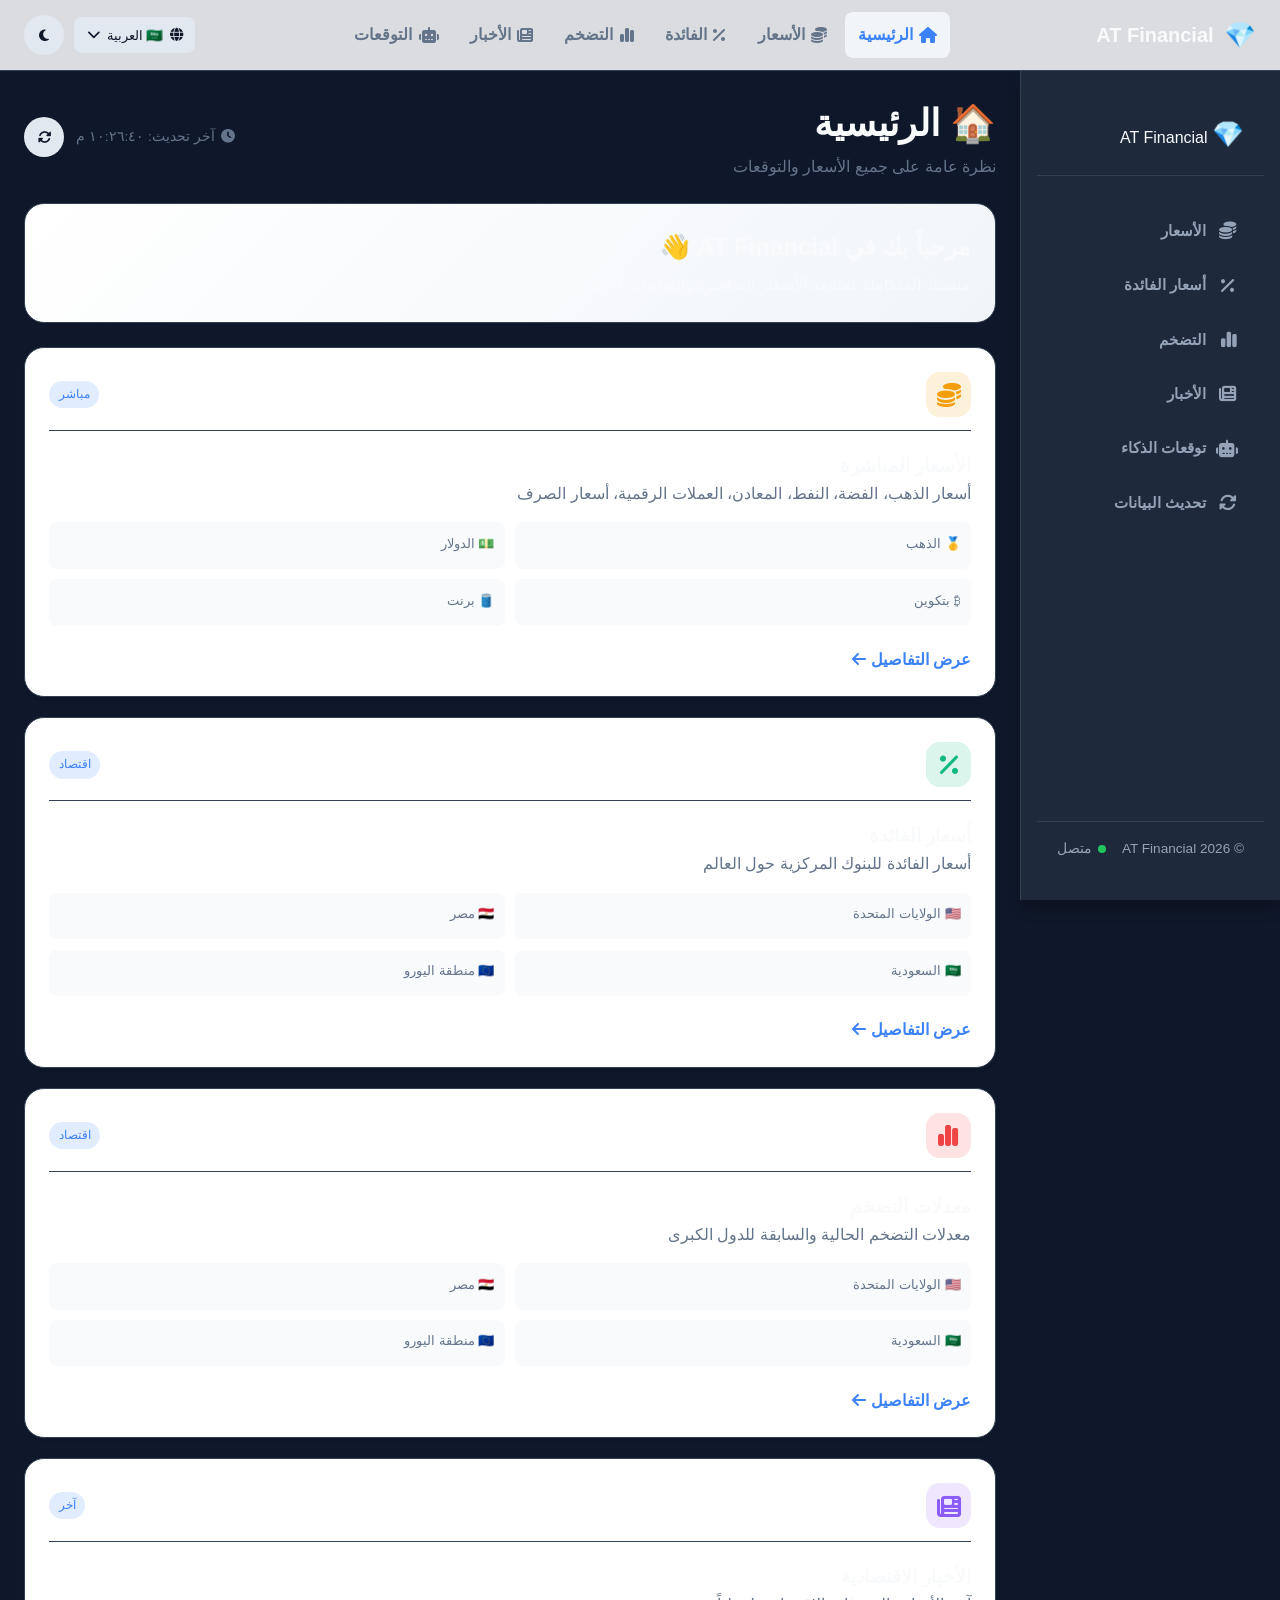
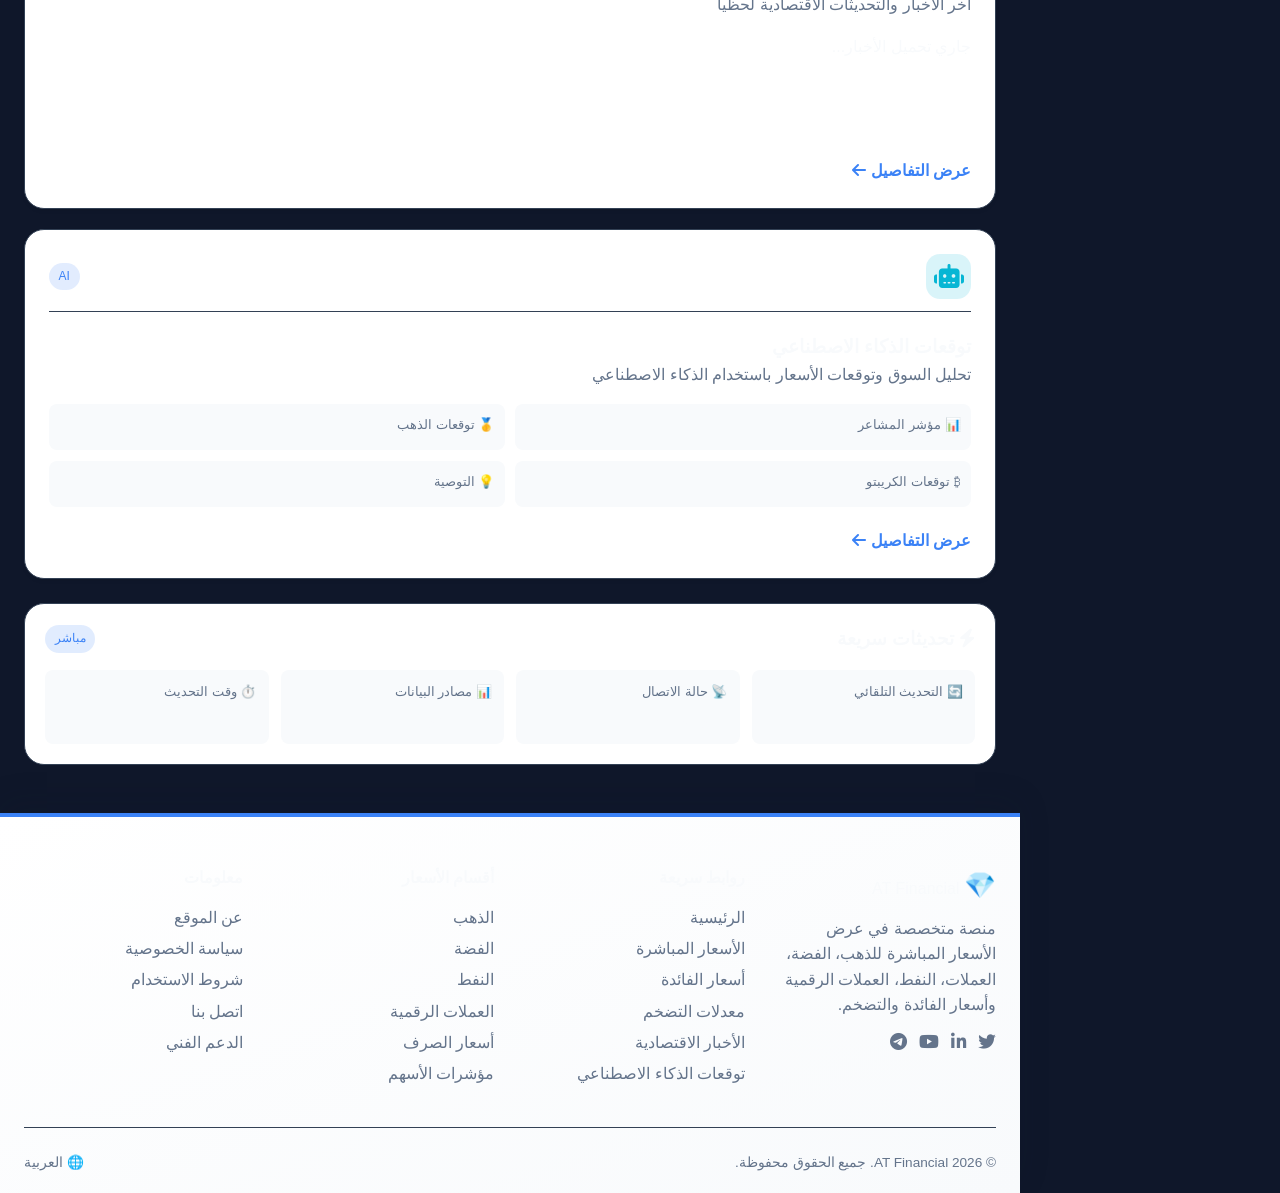
<file: index.html>
<!doctype html>
<html lang="ar" dir="rtl">
  <head>
    <meta charset="UTF-8" />
    <meta name="viewport" content="width=device-width, initial-scale=1.0" />
    <meta
      name="description"
      content="AT Financial - منصة متخصصة في عرض الأسعار المباشرة للذهب، الفضة، العملات، النفط، العملات الرقمية وأسعار الفائدة والتضخم"
    />
    <meta
      name="keywords"
      content="أسعار الذهب, أسعار العملات, سعر الدولار, سعر اليورو, أسعار الفائدة, التضخم, العملات الرقمية, البتكوين"
    />
    <meta name="author" content="AT Financial" />

    <title>AT Financial - منصة الأسعار المباشرة</title>

    <!-- Font Awesome 6 (مجاني) -->
    <link
      rel="stylesheet"
      href="https://cdnjs.cloudflare.com/ajax/libs/font-awesome/6.5.0/css/all.min.css"
    />

    <!-- Google Fonts -->
    <link
      href="https://fonts.googleapis.com/css2?family=Cairo:wght@300;400;500;600;700;800;900&display=swap"
      rel="stylesheet"
    />

    <!-- CSS Files -->
    <link rel="stylesheet" href="css/main.css" />
    <link rel="stylesheet" href="css/pages/home.css" />
    <link rel="stylesheet" href="css/pages/sidebar.css" />

    <!-- Favicon -->
    <link
      rel="icon"
      href="data:image/svg+xml,<svg xmlns='http://www.w3.org/2000/svg' viewBox='0 0 100 100'><text y='.9em' font-size='90'>💎</text></svg>"
    />
  </head>
  <body>
    <!-- ==================== شريط التنقل العلوي ==================== -->
    <nav class="navbar" id="navbar">
      <div class="navbar-container">
        <!-- القسم الأيسر (اللوجو + الاسم) -->
        <div class="navbar-brand">
          <span class="brand-icon">💎</span>
          <span class="brand-name">AT Financial</span>
        </div>

        <!-- القسم الأوسط (روابط التنقل) -->
        <div class="navbar-links" id="navbarLinks">
          <a href="index.html" class="nav-link active">
            <i class="fas fa-house"></i>
            <span>الرئيسية</span>
          </a>
          <a href="prices.html" class="nav-link">
            <i class="fas fa-coins"></i>
            <span>الأسعار</span>
          </a>
          <a href="rates.html" class="nav-link">
            <i class="fas fa-percent"></i>
            <span>الفائدة</span>
          </a>
          <a href="inflation.html" class="nav-link">
            <i class="fas fa-chart-simple"></i>
            <span>التضخم</span>
          </a>
          <a href="news.html" class="nav-link">
            <i class="fas fa-newspaper"></i>
            <span>الأخبار</span>
          </a>
          <a href="ai-forecast.html" class="nav-link">
            <i class="fas fa-robot"></i>
            <span>التوقعات</span>
          </a>
        </div>

        <!-- القسم الأيمن (اللغات + الثيم) -->
        <div class="navbar-controls">
          <!-- اختيار اللغة -->
          <div class="language-selector">
            <button class="lang-btn" id="langBtn">
              <i class="fas fa-globe"></i>
              <span id="currentLangLabel">العربية</span>
              <i class="fas fa-chevron-down"></i>
            </button>
            <div class="lang-dropdown" id="langDropdown">
              <button class="lang-option active" data-lang="ar">
                <span class="lang-flag">🇸🇦</span>
                العربية
              </button>
              <button class="lang-option" data-lang="en">
                <span class="lang-flag">🇬🇧</span>
                English
              </button>
              <button class="lang-option" data-lang="fr">
                <span class="lang-flag">🇫🇷</span>
                Français
              </button>
              <button class="lang-option" data-lang="es">
                <span class="lang-flag">🇪🇸</span>
                Español
              </button>
              <button class="lang-option" data-lang="de">
                <span class="lang-flag">🇩🇪</span>
                Deutsch
              </button>
              <button class="lang-option" data-lang="it">
                <span class="lang-flag">🇮🇹</span>
                Italiano
              </button>
              <button class="lang-option" data-lang="pt">
                <span class="lang-flag">🇵🇹</span>
                Português
              </button>
              <button class="lang-option" data-lang="ru">
                <span class="lang-flag">🇷🇺</span>
                Русский
              </button>
              <button class="lang-option" data-lang="zh">
                <span class="lang-flag">🇨🇳</span>
                中文
              </button>
              <button class="lang-option" data-lang="ja">
                <span class="lang-flag">🇯🇵</span>
                日本語
              </button>
              <button class="lang-option" data-lang="ko">
                <span class="lang-flag">🇰🇷</span>
                한국어
              </button>
              <button class="lang-option" data-lang="hi">
                <span class="lang-flag">🇮🇳</span>
                हिन्दी
              </button>
              <button class="lang-option" data-lang="tr">
                <span class="lang-flag">🇹🇷</span>
                Türkçe
              </button>
              <button class="lang-option" data-lang="ur">
                <span class="lang-flag">🇵🇰</span>
                اردو
              </button>
              <button class="lang-option" data-lang="fa">
                <span class="lang-flag">🇮🇷</span>
                فارسی
              </button>
            </div>
          </div>

          <!-- تبديل الثيم (داكن / فاتح) -->
          <button
            class="theme-toggle"
            id="themeToggle"
            aria-label="تبديل المظهر"
          >
            <i class="fas fa-moon" id="themeIcon"></i>
          </button>

          <!-- زر القائمة للشاشات الصغيرة -->
          <button class="menu-toggle" id="menuToggle" aria-label="فتح القائمة">
            <i class="fas fa-bars"></i>
          </button>
        </div>
      </div>
    </nav>

    <!-- ==================== القائمة الجانبية ==================== -->
    <button
      class="sidebar-toggle"
      id="sidebarToggle"
      aria-label="تبديل القائمة الجانبية"
    >
      <i class="fas fa-chevron-right"></i>
    </button>

    <aside class="sidebar" id="sidebar">
      <div class="sidebar-header">
        <div class="sidebar-brand">
          <span class="brand-icon">💎</span>
          <span class="brand-name">AT Financial</span>
        </div>
        <button class="sidebar-close" id="sidebarClose">
          <i class="fas fa-times"></i>
        </button>
      </div>

      <nav class="sidebar-nav">
        <ul id="sidebarMenu">
          <!-- سيتم توليد العناصر بواسطة JavaScript -->
        </ul>
      </nav>

      <div class="sidebar-footer">
        <div class="sidebar-copy">© 2026 AT Financial</div>
        <div class="sidebar-status">
          <span class="status-dot online"></span>
          <span class="status-text">متصل</span>
        </div>
      </div>
    </aside>

    <div class="sidebar-overlay" id="sidebarOverlay"></div>

    <!-- ==================== المحتوى الرئيسي ==================== -->
    <main class="main-content" id="mainContent">
      <!-- رأس الصفحة -->
      <header class="page-header">
        <div class="header-content">
          <div class="header-left">
            <h1 class="page-title" id="pageTitle">🏠 الرئيسية</h1>
            <p class="page-subtitle" id="pageSubtitle">
              نظرة عامة على جميع الأسعار والتوقعات
            </p>
          </div>
          <div class="header-right">
            <span class="last-update" id="lastUpdate">
              <i class="fas fa-clock"></i>
              <span>آخر تحديث: --:--:--</span>
            </span>
            <button
              class="refresh-btn"
              id="refreshBtn"
              aria-label="تحديث البيانات"
            >
              <i class="fas fa-sync-alt"></i>
            </button>
          </div>
        </div>
      </header>

      <!-- رسائل النظام -->
      <div class="notification" id="notification" style="display: none"></div>
      <div class="error-message" id="errorMessage" style="display: none"></div>

      <!-- ==================== محتوى الصفحة الرئيسية ==================== -->
      <section class="page-content" id="pageContent">
        <!-- ترحيب -->
        <div class="welcome-section">
          <div class="welcome-text">
            <h2 id="welcomeMessage">مرحباً بك في AT Financial 👋</h2>
            <p id="welcomeDesc">
              منصتك المتكاملة لمتابعة الأسعار المباشرة والتوقعات الاقتصادية
            </p>
          </div>
            
          </div>
        </div>

        <!-- بطاقات الأقسام -->
        <div class="sections-grid" id="sectionsGrid">
          <!-- بطاقة الأسعار -->
          <div class="section-card" data-section="prices">
            <div class="card-header">
              <div class="card-icon prices">
                <i class="fas fa-coins"></i>
              </div>
              <span class="card-badge">مباشر</span>
            </div>
            <div class="card-body">
              <h3 class="card-title">الأسعار المباشرة</h3>
              <p class="card-desc">
                أسعار الذهب، الفضة، النفط، المعادن، العملات الرقمية، أسعار الصرف
              </p>
              <div class="card-preview" id="pricesPreview">
                <div class="preview-item">
                  <span class="preview-label">🥇 الذهب</span>
                  <span class="preview-value" id="previewGold">—</span>
                </div>
                <div class="preview-item">
                  <span class="preview-label">💵 الدولار</span>
                  <span class="preview-value" id="previewUSD">—</span>
                </div>
                <div class="preview-item">
                  <span class="preview-label">₿ بتكوين</span>
                  <span class="preview-value" id="previewBTC">—</span>
                </div>
                <div class="preview-item">
                  <span class="preview-label">🛢️ برنت</span>
                  <span class="preview-value" id="previewOil">—</span>
                </div>
              </div>
            </div>
            <div class="card-footer">
              <a href="prices.html" class="card-link">
                عرض التفاصيل
                <i class="fas fa-arrow-left"></i>
              </a>
            </div>
          </div>

          <!-- بطاقة الفائدة -->
          <div class="section-card" data-section="rates">
            <div class="card-header">
              <div class="card-icon rates">
                <i class="fas fa-percent"></i>
              </div>
              <span class="card-badge">اقتصاد</span>
            </div>
            <div class="card-body">
              <h3 class="card-title">أسعار الفائدة</h3>
              <p class="card-desc">أسعار الفائدة للبنوك المركزية حول العالم</p>
              <div class="card-preview" id="ratesPreview">
                <div class="preview-item">
                  <span class="preview-label">🇺🇸 الولايات المتحدة</span>
                  <span class="preview-value" id="previewUSRate">—</span>
                </div>
                <div class="preview-item">
                  <span class="preview-label">🇪🇬 مصر</span>
                  <span class="preview-value" id="previewEGRate">—</span>
                </div>
                <div class="preview-item">
                  <span class="preview-label">🇸🇦 السعودية</span>
                  <span class="preview-value" id="previewSARate">—</span>
                </div>
                <div class="preview-item">
                  <span class="preview-label">🇪🇺 منطقة اليورو</span>
                  <span class="preview-value" id="previewEURate">—</span>
                </div>
              </div>
            </div>
            <div class="card-footer">
              <a href="rates.html" class="card-link">
                عرض التفاصيل
                <i class="fas fa-arrow-left"></i>
              </a>
            </div>
          </div>

          <!-- بطاقة التضخم -->
          <div class="section-card" data-section="inflation">
            <div class="card-header">
              <div class="card-icon inflation">
                <i class="fas fa-chart-simple"></i>
              </div>
              <span class="card-badge">اقتصاد</span>
            </div>
            <div class="card-body">
              <h3 class="card-title">معدلات التضخم</h3>
              <p class="card-desc">
                معدلات التضخم الحالية والسابقة للدول الكبرى
              </p>
              <div class="card-preview" id="inflationPreview">
                <div class="preview-item">
                  <span class="preview-label">🇺🇸 الولايات المتحدة</span>
                  <span class="preview-value" id="previewUSInf">—</span>
                </div>
                <div class="preview-item">
                  <span class="preview-label">🇪🇬 مصر</span>
                  <span class="preview-value" id="previewEGInf">—</span>
                </div>
                <div class="preview-item">
                  <span class="preview-label">🇸🇦 السعودية</span>
                  <span class="preview-value" id="previewSAInf">—</span>
                </div>
                <div class="preview-item">
                  <span class="preview-label">🇪🇺 منطقة اليورو</span>
                  <span class="preview-value" id="previewEUInf">—</span>
                </div>
              </div>
            </div>
            <div class="card-footer">
              <a href="inflation.html" class="card-link">
                عرض التفاصيل
                <i class="fas fa-arrow-left"></i>
              </a>
            </div>
          </div>

          <!-- بطاقة الأخبار -->
          <div class="section-card" data-section="news">
            <div class="card-header">
              <div class="card-icon news">
                <i class="fas fa-newspaper"></i>
              </div>
              <span class="card-badge">آخر</span>
            </div>
            <div class="card-body">
              <h3 class="card-title">الأخبار الاقتصادية</h3>
              <p class="card-desc">آخر الأخبار والتحديثات الاقتصادية لحظياً</p>
              <div class="card-preview" id="newsPreview">
                <div class="preview-news" id="previewNewsList">
                  <div class="news-item-loading">
                    <span class="loading-dot"></span>
                    جاري تحميل الأخبار...
                  </div>
                </div>
              </div>
            </div>
            <div class="card-footer">
              <a href="news.html" class="card-link">
                عرض التفاصيل
                <i class="fas fa-arrow-left"></i>
              </a>
            </div>
          </div>

          <!-- بطاقة التوقعات -->
          <div class="section-card" data-section="forecast">
            <div class="card-header">
              <div class="card-icon forecast">
                <i class="fas fa-robot"></i>
              </div>
              <span class="card-badge">AI</span>
            </div>
            <div class="card-body">
              <h3 class="card-title">توقعات الذكاء الاصطناعي</h3>
              <p class="card-desc">
                تحليل السوق وتوقعات الأسعار باستخدام الذكاء الاصطناعي
              </p>
              <div class="card-preview" id="forecastPreview">
                <div class="preview-item">
                  <span class="preview-label">📊 مؤشر المشاعر</span>
                  <span class="preview-value" id="previewSentiment">—</span>
                </div>
                <div class="preview-item">
                  <span class="preview-label">🥇 توقعات الذهب</span>
                  <span class="preview-value" id="previewGoldOutlook">—</span>
                </div>
                <div class="preview-item">
                  <span class="preview-label">₿ توقعات الكريبتو</span>
                  <span class="preview-value" id="previewCryptoOutlook">—</span>
                </div>
                <div class="preview-item">
                  <span class="preview-label">💡 التوصية</span>
                  <span class="preview-value" id="previewRecommendation"
                    >—</span
                  >
                </div>
              </div>
            </div>
            <div class="card-footer">
              <a href="ai-forecast.html" class="card-link">
                عرض التفاصيل
                <i class="fas fa-arrow-left"></i>
              </a>
            </div>
          </div>
        </div>

        <!-- قسم التحديثات السريعة -->
        <div class="quick-updates">
          <div class="quick-updates-header">
            <h3><i class="fas fa-bolt"></i> تحديثات سريعة</h3>
            <span class="live-badge">مباشر</span>
          </div>
          <div class="quick-updates-grid" id="quickUpdates">
            <div class="update-item">
              <span class="update-label">🔄 التحديث التلقائي</span>
              <span class="update-value" id="autoUpdateStatus">نشط</span>
            </div>
            <div class="update-item">
              <span class="update-label">📡 حالة الاتصال</span>
              <span class="update-value online" id="connectionStatus"
                >متصل</span
              >
            </div>
            <div class="update-item">
              <span class="update-label">📊 مصادر البيانات</span>
              <span class="update-value" id="dataSources">5+ مصادر</span>
            </div>
            <div class="update-item">
              <span class="update-label">⏱️ وقت التحديث</span>
              <span class="update-value" id="updateInterval">30 ثانية</span>
            </div>
          </div>
        </div>
      </section>

      <!-- ==================== تذييل الصفحة ==================== -->
      <footer class="page-footer">
        <div class="footer-container">
          <!-- العمود الأول: الموقع -->
          <div class="footer-column">
            <div class="footer-brand">
              <span class="brand-icon">💎</span>
              <span class="brand-name">AT Financial</span>
            </div>
            <p class="footer-desc">
              منصة متخصصة في عرض الأسعار المباشرة للذهب، الفضة، العملات، النفط،
              العملات الرقمية وأسعار الفائدة والتضخم.
            </p>
            <div class="footer-social">
              <a href="#" aria-label="تويتر"><i class="fab fa-twitter"></i></a>
              <a href="#" aria-label="لينكد إن"
                ><i class="fab fa-linkedin-in"></i
              ></a>
              <a href="#" aria-label="يوتيوب"><i class="fab fa-youtube"></i></a>
              <a href="#" aria-label="تيليجرام"
                ><i class="fab fa-telegram-plane"></i
              ></a>
            </div>
          </div>

          <!-- العمود الثاني: روابط سريعة -->
          <div class="footer-column">
            <h4 class="footer-title">روابط سريعة</h4>
            <ul class="footer-links">
              <li><a href="index.html">الرئيسية</a></li>
              <li><a href="prices.html">الأسعار المباشرة</a></li>
              <li><a href="rates.html">أسعار الفائدة</a></li>
              <li><a href="inflation.html">معدلات التضخم</a></li>
              <li><a href="news.html">الأخبار الاقتصادية</a></li>
              <li><a href="ai-forecast.html">توقعات الذكاء الاصطناعي</a></li>
            </ul>
          </div>

          <!-- العمود الثالث: الأقسام -->
          <div class="footer-column">
            <h4 class="footer-title">أقسام الأسعار</h4>
            <ul class="footer-links">
              <li><a href="prices.html#gold">الذهب</a></li>
              <li><a href="prices.html#silver">الفضة</a></li>
              <li><a href="prices.html#oil">النفط</a></li>
              <li><a href="prices.html#crypto">العملات الرقمية</a></li>
              <li><a href="prices.html#fx">أسعار الصرف</a></li>
              <li><a href="prices.html#stocks">مؤشرات الأسهم</a></li>
            </ul>
          </div>

          <!-- العمود الرابع: معلومات -->
          <div class="footer-column">
            <h4 class="footer-title">معلومات</h4>
            <ul class="footer-links">
              <li><a href="#">عن الموقع</a></li>
              <li><a href="#">سياسة الخصوصية</a></li>
              <li><a href="#">شروط الاستخدام</a></li>
              <li><a href="#">اتصل بنا</a></li>
              <li><a href="#">الدعم الفني</a></li>
            </ul>
          </div>
        </div>

        <div class="footer-bottom">
          <div class="footer-copy">
            <span>© 2026 AT Financial. جميع الحقوق محفوظة.</span>
          </div>
          
          <div class="footer-lang">
            <span id="footerLang">🌐 العربية</span>
          </div>
        </div>
      </footer>
    </main>

    <!-- ==================== JavaScript ==================== -->
    <script type="module">
      // استيراد الموديولات
      import CONFIG from "./js/config.js";
      import "./js/script.js";
      import "./js/modules/sidebar.js";
      import "./js/modules/api.js";
      import { initSidebar } from "./js/modules/sidebar.js";
      import "./js/pages/home.js";

      // جعل CONFIG متاحاً عالمياً
      window.CONFIG = CONFIG;

      // تهيئة القائمة الجانبية
      const sidebar = initSidebar("home");

      // تحديث وقت آخر تحديث
      function updateLastUpdateTime() {
        const now = new Date();
        const timeStr = now.toLocaleTimeString("ar-EG", {
          hour: "2-digit",
          minute: "2-digit",
          second: "2-digit",
        });
        const lastUpdate = document.getElementById("lastUpdate");
        if (lastUpdate) {
          lastUpdate.innerHTML = `<i class="fas fa-clock"></i><span>آخر تحديث: ${timeStr}</span>`;
        }
      }

      // تحديث الوقت كل ثانية
      setInterval(updateLastUpdateTime, 1000);
      updateLastUpdateTime();

      // زر التحديث اليدوي
      document
        .getElementById("refreshBtn")
        ?.addEventListener("click", function () {
          const icon = this.querySelector("i");
          icon.classList.add("fa-spin");
          if (window.AT && window.AT.loadAppData) {
            window.AT.loadAppData().then(() => {
              setTimeout(() => icon.classList.remove("fa-spin"), 500);
            });
          } else {
            setTimeout(() => icon.classList.remove("fa-spin"), 500);
          }
        });

      // التبديل بين الثيمات
      const themeToggle = document.getElementById("themeToggle");
      const themeIcon = document.getElementById("themeIcon");

      // التحقق من الثيم المحفوظ
      const savedTheme = localStorage.getItem("theme") || "light";
      if (savedTheme === "dark") {
        document.documentElement.setAttribute("data-theme", "dark");
        themeIcon.className = "fas fa-sun";
      }

      themeToggle?.addEventListener("click", function () {
        const isDark =
          document.documentElement.getAttribute("data-theme") === "dark";
        if (isDark) {
          document.documentElement.removeAttribute("data-theme");
          localStorage.setItem("theme", "light");
          themeIcon.className = "fas fa-moon";
        } else {
          document.documentElement.setAttribute("data-theme", "dark");
          localStorage.setItem("theme", "dark");
          themeIcon.className = "fas fa-sun";
        }
      });

      // اختيار اللغة
      const langBtn = document.getElementById("langBtn");
      const langDropdown = document.getElementById("langDropdown");
      const currentLangLabel = document.getElementById("currentLangLabel");

      langBtn?.addEventListener("click", function (e) {
        e.stopPropagation();
        langDropdown.classList.toggle("open");
      });

      document.addEventListener("click", function () {
        langDropdown?.classList.remove("open");
      });

      document.querySelectorAll(".lang-option").forEach((option) => {
        option.addEventListener("click", function () {
          const lang = this.dataset.lang;
          const label = this.textContent.trim();
          const flag = this.querySelector(".lang-flag")?.textContent || "🌐";

          // تحديث الزر
          currentLangLabel.textContent = label;

          // تحديث النشاط
          document
            .querySelectorAll(".lang-option")
            .forEach((opt) => opt.classList.remove("active"));
          this.classList.add("active");

          // إغلاق القائمة
          langDropdown.classList.remove("open");

          // حفظ اللغة
          localStorage.setItem("language", lang);

          // تطبيق الترجمة (سيتم تنفيذها لاحقاً)
          applyLanguage(lang);
        });
      });

      // تطبيق اللغة المحفوظة
      const savedLang = localStorage.getItem("language") || "ar";
      const savedLangOption = document.querySelector(
        `.lang-option[data-lang="${savedLang}"]`,
      );
      if (savedLangOption) {
        savedLangOption.click();
      }

      // دالة تطبيق اللغة (مؤقتة)
      function applyLanguage(lang) {
        console.log(`🌐 Language changed to: ${lang}`);
        // سيتم إضافة الترجمة الفعلية لاحقاً
      }

      // التحكم في القائمة الجانبية للشاشات الصغيرة
      const sidebarToggle = document.getElementById("sidebarToggle");
      const sidebarClose = document.getElementById("sidebarClose");
      const sidebarOverlay = document.getElementById("sidebarOverlay");
      const sidebarEl = document.getElementById("sidebar");

      function toggleSidebar() {
        sidebarEl.classList.toggle("open");
        sidebarOverlay.classList.toggle("active");
        document.body.classList.toggle("sidebar-open");
      }

      sidebarToggle?.addEventListener("click", toggleSidebar);
      sidebarClose?.addEventListener("click", toggleSidebar);
      sidebarOverlay?.addEventListener("click", toggleSidebar);

      // التحكم في قائمة الهاتف
      const menuToggle = document.getElementById("menuToggle");
      const navbarLinks = document.getElementById("navbarLinks");

      menuToggle?.addEventListener("click", function () {
        navbarLinks.classList.toggle("open");
        this.classList.toggle("active");
      });

      console.log("✅ AT Financial Home page loaded successfully");
    </script>

    <!-- 3. استدعاء السكربتات كـ Modules إن كانت تحتوي على import/export -->
    <script type="module" src="js/modules/sidebar.js"></script>
    <script src="js/modules/navigation.js"></script>
  </body>
</html>
</file>
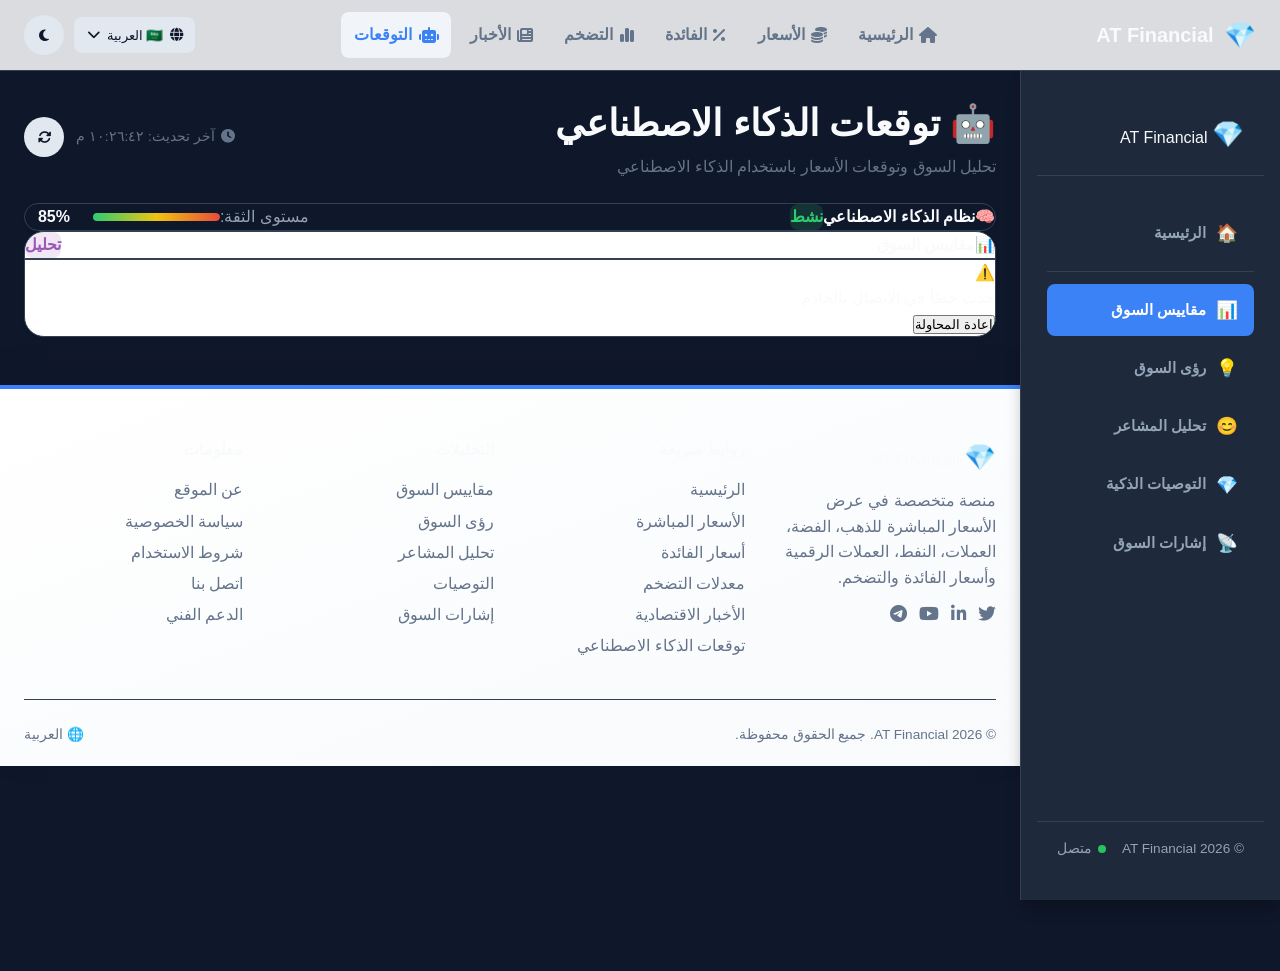
<file: ai-forecast.html>
<!doctype html>
<html lang="ar" dir="rtl">
  <head>
    <meta charset="UTF-8" />
    <meta name="viewport" content="width=device-width, initial-scale=1.0" />
    <meta
      name="description"
      content="AT Financial - توقعات الذكاء الاصطناعي للأسواق المالية والاقتصاد"
    />
    <meta
      name="keywords"
      content="توقعات الذكاء الاصطناعي, تحليل السوق, توقعات الذهب, توقعات العملات, تحليل المشاعر"
    />
    <meta name="author" content="AT Financial" />

    <title>توقعات الذكاء الاصطناعي - AT Financial</title>

    <!-- Font Awesome 6 -->
    <link
      rel="stylesheet"
      href="https://cdnjs.cloudflare.com/ajax/libs/font-awesome/6.5.0/css/all.min.css"
    />

    <!-- Google Fonts -->
    <link
      href="https://fonts.googleapis.com/css2?family=Cairo:wght@300;400;500;600;700;800;900&display=swap"
      rel="stylesheet"
    />

    <!-- CSS Files -->
    <link rel="stylesheet" href="css/main.css" />
    <link rel="stylesheet" href="css/pages/forecast.css" />
    <link rel="stylesheet" href="css/pages/sidebar.css" />

    <!-- Favicon -->
    <link
      rel="icon"
      href="data:image/svg+xml,<svg xmlns='http://www.w3.org/2000/svg' viewBox='0 0 100 100'><text y='.9em' font-size='90'>💎</text></svg>"
    />
  </head>
  <body>
    <!-- ==================== شريط التنقل العلوي ==================== -->
    <nav class="navbar" id="navbar">
      <div class="navbar-container">
        <div class="navbar-brand">
          <span class="brand-icon">💎</span>
          <span class="brand-name">AT Financial</span>
        </div>

        <div class="navbar-links" id="navbarLinks">
          <a href="index.html" class="nav-link">
            <i class="fas fa-house"></i>
            <span>الرئيسية</span>
          </a>
          <a href="prices.html" class="nav-link">
            <i class="fas fa-coins"></i>
            <span>الأسعار</span>
          </a>
          <a href="rates.html" class="nav-link">
            <i class="fas fa-percent"></i>
            <span>الفائدة</span>
          </a>
          <a href="inflation.html" class="nav-link">
            <i class="fas fa-chart-simple"></i>
            <span>التضخم</span>
          </a>
          <a href="news.html" class="nav-link">
            <i class="fas fa-newspaper"></i>
            <span>الأخبار</span>
          </a>
          <a href="ai-forecast.html" class="nav-link active">
            <i class="fas fa-robot"></i>
            <span>التوقعات</span>
          </a>
        </div>

        <div class="navbar-controls">
          <div class="language-selector">
            <button class="lang-btn" id="langBtn">
              <i class="fas fa-globe"></i>
              <span id="currentLangLabel">العربية</span>
              <i class="fas fa-chevron-down"></i>
            </button>
            <div class="lang-dropdown" id="langDropdown">
              <button class="lang-option active" data-lang="ar">
                <span class="lang-flag">🇸🇦</span> العربية
              </button>
              <button class="lang-option" data-lang="en">
                <span class="lang-flag">🇬🇧</span> English
              </button>
              <button class="lang-option" data-lang="fr">
                <span class="lang-flag">🇫🇷</span> Français
              </button>
              <button class="lang-option" data-lang="es">
                <span class="lang-flag">🇪🇸</span> Español
              </button>
              <button class="lang-option" data-lang="de">
                <span class="lang-flag">🇩🇪</span> Deutsch
              </button>
              <button class="lang-option" data-lang="it">
                <span class="lang-flag">🇮🇹</span> Italiano
              </button>
              <button class="lang-option" data-lang="pt">
                <span class="lang-flag">🇵🇹</span> Português
              </button>
              <button class="lang-option" data-lang="ru">
                <span class="lang-flag">🇷🇺</span> Русский
              </button>
              <button class="lang-option" data-lang="zh">
                <span class="lang-flag">🇨🇳</span> 中文
              </button>
              <button class="lang-option" data-lang="ja">
                <span class="lang-flag">🇯🇵</span> 日本語
              </button>
              <button class="lang-option" data-lang="ko">
                <span class="lang-flag">🇰🇷</span> 한국어
              </button>
              <button class="lang-option" data-lang="hi">
                <span class="lang-flag">🇮🇳</span> हिन्दी
              </button>
              <button class="lang-option" data-lang="tr">
                <span class="lang-flag">🇹🇷</span> Türkçe
              </button>
              <button class="lang-option" data-lang="ur">
                <span class="lang-flag">🇵🇰</span> اردو
              </button>
              <button class="lang-option" data-lang="fa">
                <span class="lang-flag">🇮🇷</span> فارسی
              </button>
            </div>
          </div>

          <button class="theme-toggle" id="themeToggle">
            <i class="fas fa-moon" id="themeIcon"></i>
          </button>

          <button class="menu-toggle" id="menuToggle">
            <i class="fas fa-bars"></i>
          </button>
        </div>
      </div>
    </nav>

    <!-- ==================== القائمة الجانبية ==================== -->
    <button
      class="sidebar-toggle"
      id="sidebarToggle"
      aria-label="تبديل القائمة الجانبية"
    >
      <i class="fas fa-chevron-right"></i>
    </button>

    <aside class="sidebar" id="sidebar">
      <div class="sidebar-header">
        <div class="sidebar-brand">
          <span class="brand-icon">💎</span>
          <span class="brand-name">AT Financial</span>
        </div>
        <button class="sidebar-close" id="sidebarClose">
          <i class="fas fa-times"></i>
        </button>
      </div>

      <nav class="sidebar-nav">
        <ul id="sidebarMenu">
          <!-- سيتم توليد العناصر بواسطة JavaScript -->
        </ul>
      </nav>

      <div class="sidebar-footer">
        <div class="sidebar-copy">© 2026 AT Financial</div>
        <div class="sidebar-status">
          <span class="status-dot online"></span>
          <span class="status-text">متصل</span>
        </div>
      </div>
    </aside>

    <div class="sidebar-overlay" id="sidebarOverlay"></div>

    <!-- ==================== المحتوى الرئيسي ==================== -->
    <main class="main-content" id="mainContent">
      <!-- رأس الصفحة -->
      <header class="page-header">
        <div class="header-content">
          <div class="header-left">
            <h1 class="page-title">🤖 توقعات الذكاء الاصطناعي</h1>
            <p class="page-subtitle">
              تحليل السوق وتوقعات الأسعار باستخدام الذكاء الاصطناعي
            </p>
          </div>
          <div class="header-right">
            <span class="last-update" id="lastUpdate">
              <i class="fas fa-clock"></i>
              <span>آخر تحديث: --:--:--</span>
            </span>
            <button
              class="refresh-btn"
              id="refreshBtn"
              aria-label="تحديث البيانات"
            >
              <i class="fas fa-sync-alt"></i>
            </button>
          </div>
        </div>
      </header>

      <!-- رسائل النظام -->
      <div class="notification" id="notification" style="display: none"></div>
      <div class="error-message" id="errorMessage" style="display: none"></div>

      <!-- ==================== محتوى الصفحة ==================== -->
      <section class="page-content" id="pageContent">
        <!-- ===== مؤشر الذكاء الاصطناعي ===== -->
        <div class="ai-status-bar">
          <div class="ai-status">
            <span class="ai-icon">🧠</span>
            <span class="ai-label">نظام الذكاء الاصطناعي</span>
            <span class="ai-status-badge active">نشط</span>
          </div>
          <div class="ai-confidence">
            <span class="confidence-label">مستوى الثقة:</span>
            <div class="confidence-bar">
              <div
                class="confidence-fill"
                id="confidenceFill"
                style="width: 85%"
              ></div>
            </div>
            <span class="confidence-value" id="confidenceValue">85%</span>
          </div>
        </div>

        <!-- ===== بطاقات المقاييس ===== -->
        <section id="metrics" class="forecast-section metrics-section">
          <div class="section-header">
            <div class="section-title">
              <span class="section-icon">📊</span>
              <h2>مقاييس السوق</h2>
            </div>
            <span class="section-badge">تحليل</span>
          </div>
          <div class="section-content" id="metricsCards">
            <div class="loading-spinner">
              <i class="fas fa-spinner fa-spin"></i>
              <span>جاري تحميل المقاييس...</span>
            </div>
          </div>
        </section>

        <!-- ===== رؤى السوق ===== -->
        <section id="insights" class="forecast-section insights-section">
          <div class="section-header">
            <div class="section-title">
              <span class="section-icon">💡</span>
              <h2>رؤى السوق</h2>
            </div>
            <span class="section-badge">ذكاء</span>
          </div>
          <div class="section-content" id="marketInsights">
            <div class="loading-spinner">
              <i class="fas fa-spinner fa-spin"></i>
              <span>جاري تحميل رؤى السوق...</span>
            </div>
          </div>
        </section>

        <!-- ===== تحليل المشاعر ===== -->
        <section id="sentiment" class="forecast-section sentiment-section">
          <div class="section-header">
            <div class="section-title">
              <span class="section-icon">😊</span>
              <h2>تحليل المشاعر</h2>
            </div>
            <span class="section-badge">تحليل</span>
          </div>
          <div class="section-content" id="sentimentAnalysis">
            <div class="loading-spinner">
              <i class="fas fa-spinner fa-spin"></i>
              <span>جاري تحليل المشاعر...</span>
            </div>
          </div>
        </section>

        <!-- ===== التوصيات الذكية ===== -->
        <section
          id="recommendations"
          class="forecast-section recommendations-section"
        >
          <div class="section-header">
            <div class="section-title">
              <span class="section-icon">💎</span>
              <h2>التوصيات الذكية</h2>
            </div>
            <span class="section-badge">AI</span>
          </div>
          <div class="section-content" id="recommendationsContent">
            <div class="loading-spinner">
              <i class="fas fa-spinner fa-spin"></i>
              <span>جاري تحميل التوصيات...</span>
            </div>
          </div>
        </section>

        <!-- ===== إشارات السوق ===== -->
        <section id="signals" class="forecast-section signals-section">
          <div class="section-header">
            <div class="section-title">
              <span class="section-icon">📡</span>
              <h2>إشارات السوق</h2>
            </div>
            <span class="section-badge">مباشر</span>
          </div>
          <div class="section-content" id="marketSignals">
            <div class="loading-spinner">
              <i class="fas fa-spinner fa-spin"></i>
              <span>جاري تحميل إشارات السوق...</span>
            </div>
          </div>
        </section>
      </section>

      <!-- ==================== التذييل ==================== -->
      <footer class="page-footer">
        <div class="footer-container">
          <div class="footer-column">
            <div class="footer-brand">
              <span class="brand-icon">💎</span>
              <span class="brand-name">AT Financial</span>
            </div>
            <p class="footer-desc">
              منصة متخصصة في عرض الأسعار المباشرة للذهب، الفضة، العملات، النفط،
              العملات الرقمية وأسعار الفائدة والتضخم.
            </p>
            <div class="footer-social">
              <a href="#" aria-label="تويتر"><i class="fab fa-twitter"></i></a>
              <a href="#" aria-label="لينكد إن"
                ><i class="fab fa-linkedin-in"></i
              ></a>
              <a href="#" aria-label="يوتيوب"><i class="fab fa-youtube"></i></a>
              <a href="#" aria-label="تيليجرام"
                ><i class="fab fa-telegram-plane"></i
              ></a>
            </div>
          </div>

          <div class="footer-column">
            <h4 class="footer-title">روابط سريعة</h4>
            <ul class="footer-links">
              <li><a href="index.html">الرئيسية</a></li>
              <li><a href="prices.html">الأسعار المباشرة</a></li>
              <li><a href="rates.html">أسعار الفائدة</a></li>
              <li><a href="inflation.html">معدلات التضخم</a></li>
              <li><a href="news.html">الأخبار الاقتصادية</a></li>
              <li><a href="ai-forecast.html">توقعات الذكاء الاصطناعي</a></li>
            </ul>
          </div>

          <div class="footer-column">
            <h4 class="footer-title">التحليلات</h4>
            <ul class="footer-links">
              <li><a href="#metrics">مقاييس السوق</a></li>
              <li><a href="#insights">رؤى السوق</a></li>
              <li><a href="#sentiment">تحليل المشاعر</a></li>
              <li><a href="#recommendations">التوصيات</a></li>
              <li><a href="#signals">إشارات السوق</a></li>
            </ul>
          </div>

          <div class="footer-column">
            <h4 class="footer-title">معلومات</h4>
            <ul class="footer-links">
              <li><a href="#">عن الموقع</a></li>
              <li><a href="#">سياسة الخصوصية</a></li>
              <li><a href="#">شروط الاستخدام</a></li>
              <li><a href="#">اتصل بنا</a></li>
              <li><a href="#">الدعم الفني</a></li>
            </ul>
          </div>
        </div>

        <div class="footer-bottom">
          <div class="footer-copy">
            <span>© 2026 AT Financial. جميع الحقوق محفوظة.</span>
          </div>
          <div class="footer-lang">
            <span id="footerLang">🌐 العربية</span>
          </div>
        </div>
      </footer>
    </main>

    <!-- ==================== JavaScript ==================== -->
    <script type="module">
      import CONFIG from "./js/config.js";
      import "./js/script.js";
      import "./js/modules/sidebar.js";
      import "./js/modules/api.js";
      import { initSidebar } from "./js/modules/sidebar.js";
      import "./js/pages/forecast.js";

      window.CONFIG = CONFIG;

      // تهيئة القائمة الجانبية
      const sidebar = initSidebar("forecast");

      // تحديث وقت آخر تحديث
      function updateLastUpdateTime() {
        const now = new Date();
        const timeStr = now.toLocaleTimeString("ar-EG", {
          hour: "2-digit",
          minute: "2-digit",
          second: "2-digit",
        });
        const lastUpdate = document.getElementById("lastUpdate");
        if (lastUpdate) {
          lastUpdate.innerHTML = `<i class="fas fa-clock"></i><span>آخر تحديث: ${timeStr}</span>`;
        }
      }

      setInterval(updateLastUpdateTime, 1000);
      updateLastUpdateTime();

      // زر التحديث
      document
        .getElementById("refreshBtn")
        ?.addEventListener("click", function () {
          const icon = this.querySelector("i");
          icon.classList.add("fa-spin");
          if (window.ForecastPage && window.ForecastPage.loadForecastData) {
            window.ForecastPage.loadForecastData().then(() => {
              setTimeout(() => icon.classList.remove("fa-spin"), 500);
            });
          } else {
            setTimeout(() => icon.classList.remove("fa-spin"), 500);
          }
        });

      // التبديل بين الثيمات
      const themeToggle = document.getElementById("themeToggle");
      const themeIcon = document.getElementById("themeIcon");
      const savedTheme = localStorage.getItem("theme") || "light";
      if (savedTheme === "dark") {
        document.documentElement.setAttribute("data-theme", "dark");
        themeIcon.className = "fas fa-sun";
      }

      themeToggle?.addEventListener("click", function () {
        const isDark =
          document.documentElement.getAttribute("data-theme") === "dark";
        if (isDark) {
          document.documentElement.removeAttribute("data-theme");
          localStorage.setItem("theme", "light");
          themeIcon.className = "fas fa-moon";
        } else {
          document.documentElement.setAttribute("data-theme", "dark");
          localStorage.setItem("theme", "dark");
          themeIcon.className = "fas fa-sun";
        }
      });

      // اختيار اللغة
      const langBtn = document.getElementById("langBtn");
      const langDropdown = document.getElementById("langDropdown");
      const currentLangLabel = document.getElementById("currentLangLabel");

      langBtn?.addEventListener("click", function (e) {
        e.stopPropagation();
        langDropdown.classList.toggle("open");
      });

      document.addEventListener("click", function () {
        langDropdown?.classList.remove("open");
      });

      document.querySelectorAll(".lang-option").forEach((option) => {
        option.addEventListener("click", function () {
          const label = this.textContent.trim();
          currentLangLabel.textContent = label;
          document
            .querySelectorAll(".lang-option")
            .forEach((opt) => opt.classList.remove("active"));
          this.classList.add("active");
          langDropdown.classList.remove("open");
          localStorage.setItem("language", this.dataset.lang);
        });
      });

      // التحكم في القائمة الجانبية
      const sidebarToggle = document.getElementById("sidebarToggle");
      const sidebarClose = document.getElementById("sidebarClose");
      const sidebarOverlay = document.getElementById("sidebarOverlay");
      const sidebarEl = document.getElementById("sidebar");

      function toggleSidebar() {
        sidebarEl.classList.toggle("open");
        sidebarOverlay.classList.toggle("active");
        document.body.classList.toggle("sidebar-open");
      }

      sidebarToggle?.addEventListener("click", toggleSidebar);
      sidebarClose?.addEventListener("click", toggleSidebar);
      sidebarOverlay?.addEventListener("click", toggleSidebar);

      // قائمة الهاتف
      const menuToggle = document.getElementById("menuToggle");
      const navbarLinks = document.getElementById("navbarLinks");

      menuToggle?.addEventListener("click", function () {
        navbarLinks.classList.toggle("open");
        this.classList.toggle("active");
      });

      console.log("🤖 AI Forecast page loaded successfully");
    </script>
  </body>
</html>
</file>
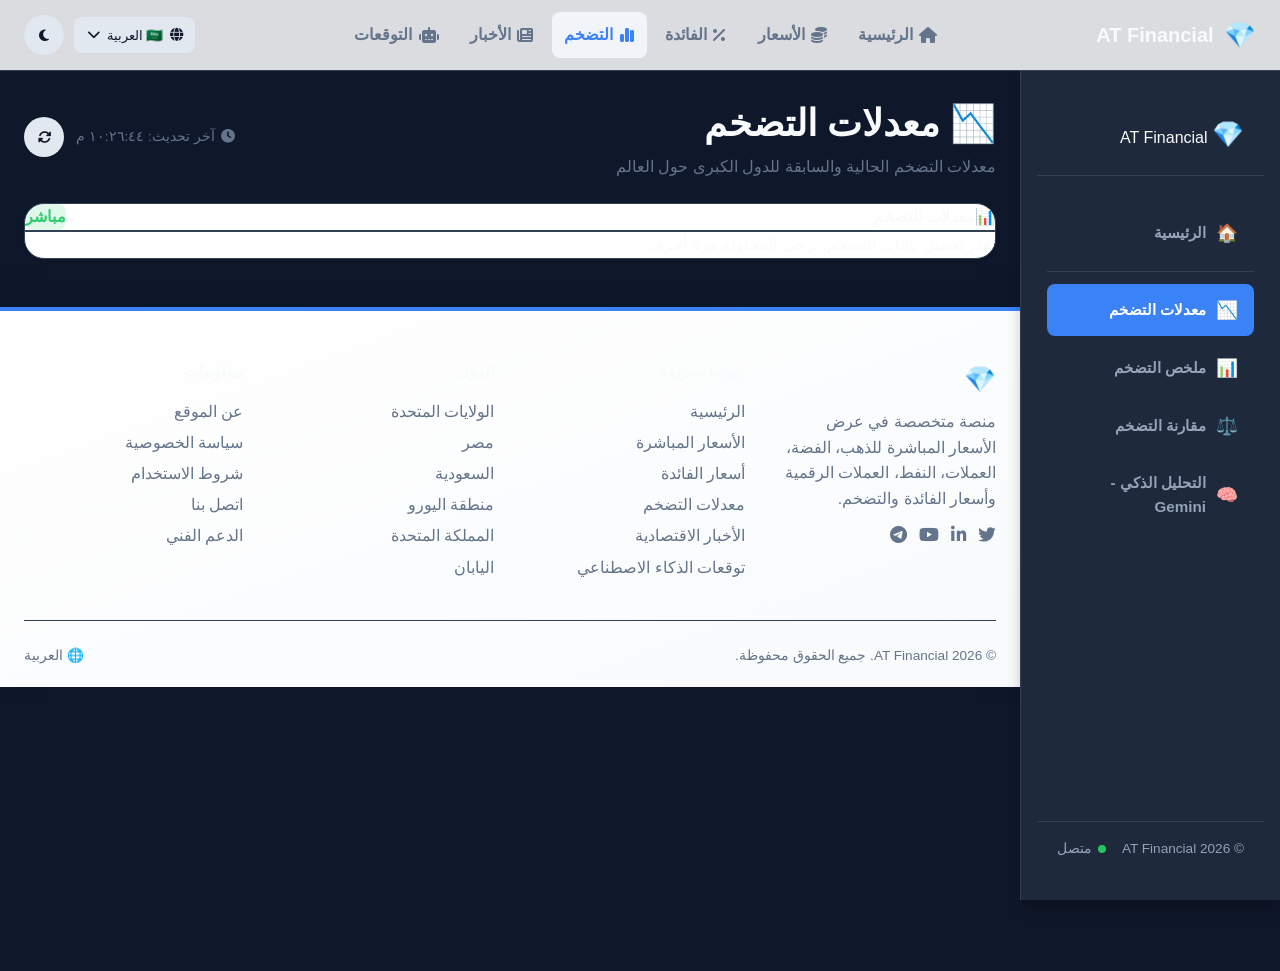
<file: inflation.html>
<!doctype html>
<html lang="ar" dir="rtl">
  <head>
    <meta charset="UTF-8" />
    <meta name="viewport" content="width=device-width, initial-scale=1.0" />
    <meta
      name="description"
      content="AT Financial - معدلات التضخم للدول الكبرى حول العالم"
    />
    <meta
      name="keywords"
      content="معدلات التضخم, تضخم الولايات المتحدة, تضخم مصر, تضخم السعودية, مؤشر أسعار المستهلك"
    />
    <meta name="author" content="AT Financial" />

    <title>معدلات التضخم - AT Financial</title>

    <!-- Font Awesome 6 -->
    <link
      rel="stylesheet"
      href="https://cdnjs.cloudflare.com/ajax/libs/font-awesome/6.5.0/css/all.min.css"
    />

    <!-- Google Fonts -->
    <link
      href="https://fonts.googleapis.com/css2?family=Cairo:wght@300;400;500;600;700;800;900&display=swap"
      rel="stylesheet"
    />

    <!-- CSS Files -->
    <link rel="stylesheet" href="css/main.css" />
    <link rel="stylesheet" href="css/pages/inflation.css" />
    <link rel="stylesheet" href="css/pages/sidebar.css" />

    <!-- Favicon -->
    <link
      rel="icon"
      href="data:image/svg+xml,<svg xmlns='http://www.w3.org/2000/svg' viewBox='0 0 100 100'><text y='.9em' font-size='90'>💎</text></svg>"
    />
  </head>
  <body>
    <!-- ==================== شريط التنقل العلوي ==================== -->
    <nav class="navbar" id="navbar">
      <div class="navbar-container">
        <div class="navbar-brand">
          <span class="brand-icon">💎</span>
          <span class="brand-name">AT Financial</span>
        </div>

        <div class="navbar-links" id="navbarLinks">
          <a href="index.html" class="nav-link">
            <i class="fas fa-house"></i>
            <span>الرئيسية</span>
          </a>
          <a href="prices.html" class="nav-link">
            <i class="fas fa-coins"></i>
            <span>الأسعار</span>
          </a>
          <a href="rates.html" class="nav-link">
            <i class="fas fa-percent"></i>
            <span>الفائدة</span>
          </a>
          <a href="inflation.html" class="nav-link active">
            <i class="fas fa-chart-simple"></i>
            <span>التضخم</span>
          </a>
          <a href="news.html" class="nav-link">
            <i class="fas fa-newspaper"></i>
            <span>الأخبار</span>
          </a>
          <a href="ai-forecast.html" class="nav-link">
            <i class="fas fa-robot"></i>
            <span>التوقعات</span>
          </a>
        </div>

        <div class="navbar-controls">
          <div class="language-selector">
            <button class="lang-btn" id="langBtn">
              <i class="fas fa-globe"></i>
              <span id="currentLangLabel">العربية</span>
              <i class="fas fa-chevron-down"></i>
            </button>
            <div class="lang-dropdown" id="langDropdown">
              <button class="lang-option active" data-lang="ar">
                <span class="lang-flag">🇸🇦</span> العربية
              </button>
              <button class="lang-option" data-lang="en">
                <span class="lang-flag">🇬🇧</span> English
              </button>
              <button class="lang-option" data-lang="fr">
                <span class="lang-flag">🇫🇷</span> Français
              </button>
              <button class="lang-option" data-lang="es">
                <span class="lang-flag">🇪🇸</span> Español
              </button>
              <button class="lang-option" data-lang="de">
                <span class="lang-flag">🇩🇪</span> Deutsch
              </button>
              <button class="lang-option" data-lang="it">
                <span class="lang-flag">🇮🇹</span> Italiano
              </button>
              <button class="lang-option" data-lang="pt">
                <span class="lang-flag">🇵🇹</span> Português
              </button>
              <button class="lang-option" data-lang="ru">
                <span class="lang-flag">🇷🇺</span> Русский
              </button>
              <button class="lang-option" data-lang="zh">
                <span class="lang-flag">🇨🇳</span> 中文
              </button>
              <button class="lang-option" data-lang="ja">
                <span class="lang-flag">🇯🇵</span> 日本語
              </button>
              <button class="lang-option" data-lang="ko">
                <span class="lang-flag">🇰🇷</span> 한국어
              </button>
              <button class="lang-option" data-lang="hi">
                <span class="lang-flag">🇮🇳</span> हिन्दी
              </button>
              <button class="lang-option" data-lang="tr">
                <span class="lang-flag">🇹🇷</span> Türkçe
              </button>
              <button class="lang-option" data-lang="ur">
                <span class="lang-flag">🇵🇰</span> اردو
              </button>
              <button class="lang-option" data-lang="fa">
                <span class="lang-flag">🇮🇷</span> فارسی
              </button>
            </div>
          </div>

          <button class="theme-toggle" id="themeToggle">
            <i class="fas fa-moon" id="themeIcon"></i>
          </button>

          <button class="menu-toggle" id="menuToggle">
            <i class="fas fa-bars"></i>
          </button>
        </div>
      </div>
    </nav>

    <!-- ==================== القائمة الجانبية ==================== -->
    <button
      class="sidebar-toggle"
      id="sidebarToggle"
      aria-label="تبديل القائمة الجانبية"
    >
      <i class="fas fa-chevron-right"></i>
    </button>

    <aside class="sidebar" id="sidebar">
      <div class="sidebar-header">
        <div class="sidebar-brand">
          <span class="brand-icon">💎</span>
          <span class="brand-name">AT Financial</span>
        </div>
        <button class="sidebar-close" id="sidebarClose">
          <i class="fas fa-times"></i>
        </button>
      </div>

      <nav class="sidebar-nav">
        <ul id="sidebarMenu">
          <!-- سيتم توليد العناصر بواسطة JavaScript -->
        </ul>
      </nav>

      <div class="sidebar-footer">
        <div class="sidebar-copy">© 2026 AT Financial</div>
        <div class="sidebar-status">
          <span class="status-dot online"></span>
          <span class="status-text">متصل</span>
        </div>
      </div>
    </aside>

    <div class="sidebar-overlay" id="sidebarOverlay"></div>

    <!-- ==================== المحتوى الرئيسي ==================== -->
    <main class="main-content" id="mainContent">
      <!-- رأس الصفحة -->
      <header class="page-header">
        <div class="header-content">
          <div class="header-left">
            <h1 class="page-title">📉 معدلات التضخم</h1>
            <p class="page-subtitle">
              معدلات التضخم الحالية والسابقة للدول الكبرى حول العالم
            </p>
          </div>
          <div class="header-right">
            <span class="last-update" id="lastUpdate">
              <i class="fas fa-clock"></i>
              <span>آخر تحديث: --:--:--</span>
            </span>
            <button
              class="refresh-btn"
              id="refreshBtn"
              aria-label="تحديث البيانات"
            >
              <i class="fas fa-sync-alt"></i>
            </button>
          </div>
        </div>
      </header>

      <!-- رسائل النظام -->
      <div class="notification" id="notification" style="display: none"></div>
      <div class="error-message" id="errorMessage" style="display: none"></div>

      <!-- ==================== محتوى الصفحة ==================== -->
      <section class="page-content" id="pageContent">
        <!-- ===== ملخص التضخم ===== -->
        <section id="overview" class="inflation-section overview-section">
          <div class="section-header">
            <div class="section-title">
              <span class="section-icon">📊</span>
              <h2>معدلات التضخم</h2>
            </div>
            <span class="section-badge">مباشر</span>
          </div>
          <div class="section-content" id="inflationOverview">
            <div class="loading-spinner">
              <i class="fas fa-spinner fa-spin"></i>
              <span>جاري تحميل بيانات التضخم...</span>
            </div>
          </div>
        </section>

        <!-- ===== البطاقات التفصيلية ===== -->
        <section id="details" class="inflation-section details-section">
          <div class="section-header">
            <div class="section-title">
              <span class="section-icon">🏦</span>
              <h2>ملخص التضخم</h2>
            </div>
            <span class="section-badge">مفصل</span>
          </div>
          <div class="section-content" id="inflationDetails">
            <div class="loading-spinner">
              <i class="fas fa-spinner fa-spin"></i>
              <span>جاري تحميل التفاصيل...</span>
            </div>
          </div>
        </section>

        <!-- ===== مقارنة التضخم ===== -->
        <section id="comparison" class="inflation-section comparison-section">
          <div class="section-header">
            <div class="section-title">
              <span class="section-icon">📊</span>
              <h2>مقارنة التضخم</h2>
            </div>
            <span class="section-badge">تحليل</span>
          </div>
          <div class="section-content" id="inflationComparison">
            <div class="loading-spinner">
              <i class="fas fa-spinner fa-spin"></i>
              <span>جاري تحميل بيانات المقارنة...</span>
            </div>
          </div>
        </section>

        <!-- ===== تحليل التضخم ===== -->
        <section id="analysis" class="inflation-section analysis-section">
          <div class="section-header">
            <div class="section-title">
              <span class="section-icon">🔍</span>
              <h2>التحليل الذكي - Gemini</h2>
            </div>
            <span class="section-badge">تحليل</span>
          </div>
          <div class="section-content" id="inflationAnalysis">
            <div class="loading-spinner">
              <i class="fas fa-spinner fa-spin"></i>
              <span>جاري تحليل البيانات...</span>
            </div>
          </div>
        </section>
      </section>

      <!-- ==================== التذييل ==================== -->
      <footer class="page-footer">
        <div class="footer-container">
          <div class="footer-column">
            <div class="footer-brand">
              <span class="brand-icon">💎</span>
              <span class="brand-name">AT Financial</span>
            </div>
            <p class="footer-desc">
              منصة متخصصة في عرض الأسعار المباشرة للذهب، الفضة، العملات، النفط،
              العملات الرقمية وأسعار الفائدة والتضخم.
            </p>
            <div class="footer-social">
              <a href="#" aria-label="تويتر"><i class="fab fa-twitter"></i></a>
              <a href="#" aria-label="لينكد إن"
                ><i class="fab fa-linkedin-in"></i
              ></a>
              <a href="#" aria-label="يوتيوب"><i class="fab fa-youtube"></i></a>
              <a href="#" aria-label="تيليجرام"
                ><i class="fab fa-telegram-plane"></i
              ></a>
            </div>
          </div>

          <div class="footer-column">
            <h4 class="footer-title">روابط سريعة</h4>
            <ul class="footer-links">
              <li><a href="index.html">الرئيسية</a></li>
              <li><a href="prices.html">الأسعار المباشرة</a></li>
              <li><a href="rates.html">أسعار الفائدة</a></li>
              <li><a href="inflation.html">معدلات التضخم</a></li>
              <li><a href="news.html">الأخبار الاقتصادية</a></li>
              <li><a href="ai-forecast.html">توقعات الذكاء الاصطناعي</a></li>
            </ul>
          </div>

          <div class="footer-column">
            <h4 class="footer-title">الدول</h4>
            <ul class="footer-links">
              <li><a href="#us">الولايات المتحدة</a></li>
              <li><a href="#eg">مصر</a></li>
              <li><a href="#sa">السعودية</a></li>
              <li><a href="#eu">منطقة اليورو</a></li>
              <li><a href="#uk">المملكة المتحدة</a></li>
              <li><a href="#jp">اليابان</a></li>
            </ul>
          </div>

          <div class="footer-column">
            <h4 class="footer-title">معلومات</h4>
            <ul class="footer-links">
              <li><a href="#">عن الموقع</a></li>
              <li><a href="#">سياسة الخصوصية</a></li>
              <li><a href="#">شروط الاستخدام</a></li>
              <li><a href="#">اتصل بنا</a></li>
              <li><a href="#">الدعم الفني</a></li>
            </ul>
          </div>
        </div>

        <div class="footer-bottom">
          <div class="footer-copy">
            <span>© 2026 AT Financial. جميع الحقوق محفوظة.</span>
          </div>
          <div class="footer-lang">
            <span id="footerLang">🌐 العربية</span>
          </div>
        </div>
      </footer>
    </main>

    <!-- ==================== JavaScript ==================== -->
    <script type="module">
      import CONFIG from "./js/config.js";
      import "./js/script.js";
      import "./js/modules/sidebar.js";
      import "./js/modules/api.js";
      import { initSidebar } from "./js/modules/sidebar.js";
      import "./js/pages/inflation.js";

      window.CONFIG = CONFIG;

      // تهيئة القائمة الجانبية
      const sidebar = initSidebar("inflation");

      // تحديث وقت آخر تحديث
      function updateLastUpdateTime() {
        const now = new Date();
        const timeStr = now.toLocaleTimeString("ar-EG", {
          hour: "2-digit",
          minute: "2-digit",
          second: "2-digit",
        });
        const lastUpdate = document.getElementById("lastUpdate");
        if (lastUpdate) {
          lastUpdate.innerHTML = `<i class="fas fa-clock"></i><span>آخر تحديث: ${timeStr}</span>`;
        }
      }

      setInterval(updateLastUpdateTime, 1000);
      updateLastUpdateTime();

      // زر التحديث
      document
        .getElementById("refreshBtn")
        ?.addEventListener("click", function () {
          const icon = this.querySelector("i");
          icon.classList.add("fa-spin");
          if (window.InflationPage && window.InflationPage.loadInflationData) {
            window.InflationPage.loadInflationData(true).then(() => {
              setTimeout(() => icon.classList.remove("fa-spin"), 500);
            });
          } else {
            setTimeout(() => icon.classList.remove("fa-spin"), 500);
          }
        });

      // التبديل بين الثيمات
      const themeToggle = document.getElementById("themeToggle");
      const themeIcon = document.getElementById("themeIcon");
      const savedTheme = localStorage.getItem("theme") || "light";
      if (savedTheme === "dark") {
        document.documentElement.setAttribute("data-theme", "dark");
        themeIcon.className = "fas fa-sun";
      }

      themeToggle?.addEventListener("click", function () {
        const isDark =
          document.documentElement.getAttribute("data-theme") === "dark";
        if (isDark) {
          document.documentElement.removeAttribute("data-theme");
          localStorage.setItem("theme", "light");
          themeIcon.className = "fas fa-moon";
        } else {
          document.documentElement.setAttribute("data-theme", "dark");
          localStorage.setItem("theme", "dark");
          themeIcon.className = "fas fa-sun";
        }
      });

      // اختيار اللغة
      const langBtn = document.getElementById("langBtn");
      const langDropdown = document.getElementById("langDropdown");
      const currentLangLabel = document.getElementById("currentLangLabel");

      langBtn?.addEventListener("click", function (e) {
        e.stopPropagation();
        langDropdown.classList.toggle("open");
      });

      document.addEventListener("click", function () {
        langDropdown?.classList.remove("open");
      });

      document.querySelectorAll(".lang-option").forEach((option) => {
        option.addEventListener("click", function () {
          const label = this.textContent.trim();
          currentLangLabel.textContent = label;
          document
            .querySelectorAll(".lang-option")
            .forEach((opt) => opt.classList.remove("active"));
          this.classList.add("active");
          langDropdown.classList.remove("open");
          localStorage.setItem("language", this.dataset.lang);
        });
      });

      // التحكم في القائمة الجانبية
      const sidebarToggle = document.getElementById("sidebarToggle");
      const sidebarClose = document.getElementById("sidebarClose");
      const sidebarOverlay = document.getElementById("sidebarOverlay");
      const sidebarEl = document.getElementById("sidebar");

      function toggleSidebar() {
        sidebarEl.classList.toggle("open");
        sidebarOverlay.classList.toggle("active");
        document.body.classList.toggle("sidebar-open");
      }

      sidebarToggle?.addEventListener("click", toggleSidebar);
      sidebarClose?.addEventListener("click", toggleSidebar);
      sidebarOverlay?.addEventListener("click", toggleSidebar);

      // قائمة الهاتف
      const menuToggle = document.getElementById("menuToggle");
      const navbarLinks = document.getElementById("navbarLinks");

      menuToggle?.addEventListener("click", function () {
        navbarLinks.classList.toggle("open");
        this.classList.toggle("active");
      });

      console.log("✅ Inflation page loaded successfully");
    </script>
  </body>
</html>
</file>
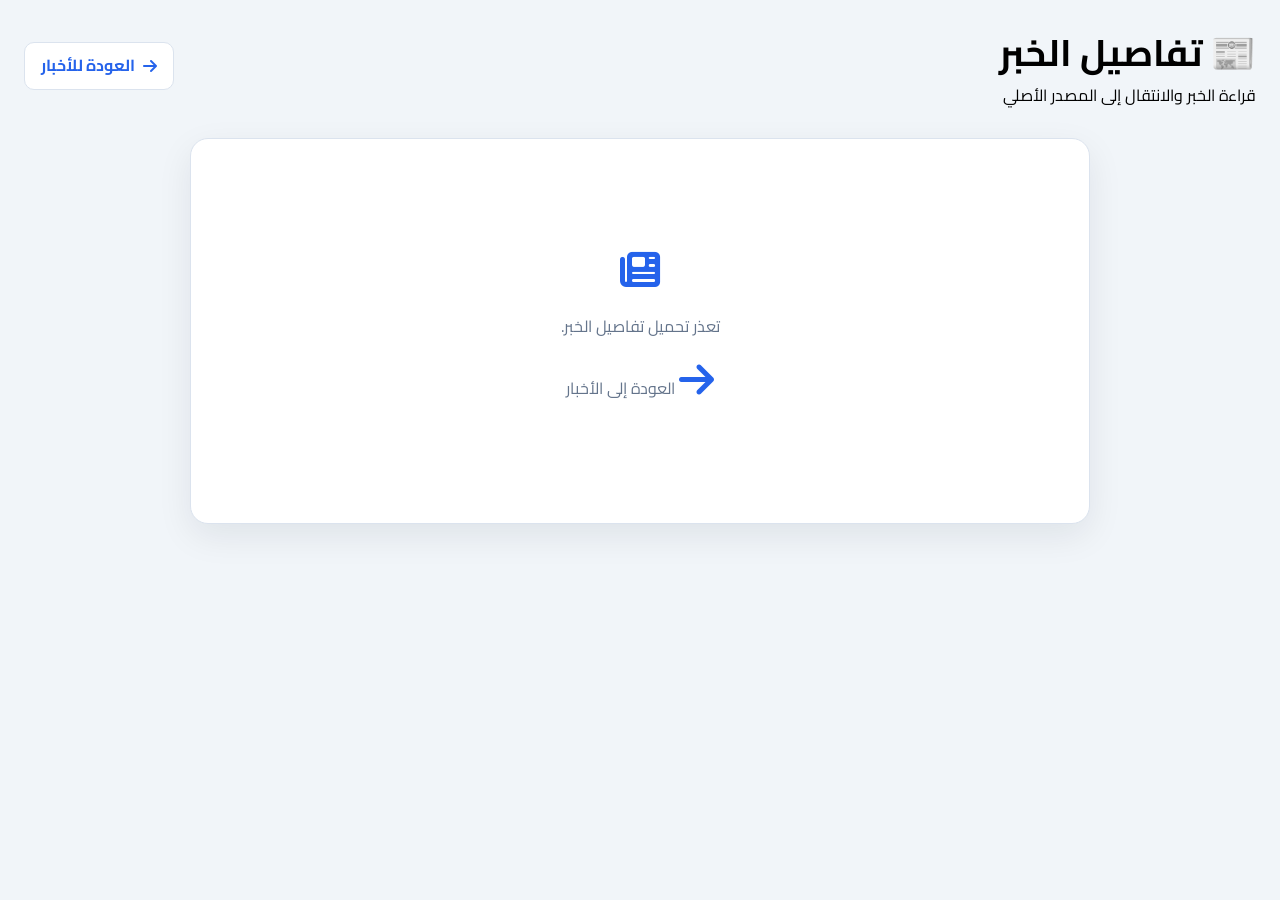
<file: news-detail.html>
<!doctype html>
<html lang="ar" dir="rtl">

<head>

    <meta charset="UTF-8">

    <meta
        name="viewport"
        content="width=device-width, initial-scale=1.0"
    >

    <meta
        name="description"
        content="تفاصيل الأخبار الاقتصادية - AT Financial"
    >

    <title>تفاصيل الخبر - AT Financial</title>


    <!-- Font Awesome -->
    <link
        rel="stylesheet"
        href="https://cdnjs.cloudflare.com/ajax/libs/font-awesome/6.5.0/css/all.min.css"
    >


    <!-- Cairo -->
    <link
        rel="stylesheet"
        href="https://fonts.googleapis.com/css2?family=Cairo:wght@400;600;700;800&display=swap"
    >


    <!-- Main CSS -->
    <link
        rel="stylesheet"
        href="css/main.css"
    >


    <!-- News CSS -->
    <link
        rel="stylesheet"
        href="css/pages/news.css"
    >


    <!-- News Detail CSS -->
    <link
        rel="stylesheet"
        href="css/pages/news-detail.css"
    >

</head>


<body>

    <main class="main-content news-detail-page">

        <!-- =====================================================
             رأس الصفحة
        ====================================================== -->

        <header class="page-header">

            <div class="header-content">

                <div class="header-left">

                    <h1 class="page-title">
                        📰 تفاصيل الخبر
                    </h1>

                    <p class="page-subtitle">
                        قراءة الخبر والانتقال إلى المصدر الأصلي
                    </p>

                </div>


                <a
                    class="detail-back-link"
                    href="news.html"
                >
                    <i class="fas fa-arrow-right"></i>

                    العودة للأخبار
                </a>

            </div>

        </header>


        <!-- =====================================================
             محتوى الخبر
             
             مهم:
             لا نضع هنا عنوان "تفاصيل الخبر"
             ولا صورة
             ولا عنوان المقال
             لأن JavaScript هو المسؤول عن بناء كل ذلك.
        ====================================================== -->

        <section class="page-content">

            <article
                id="newsDetail"
                class="news-detail-card"
            >

                <!-- حالة التحميل فقط -->

                <div class="loading-spinner">

                    <i class="fas fa-spinner fa-spin"></i>

                    <span>
                        جاري تحميل تفاصيل الخبر...
                    </span>

                </div>

            </article>

        </section>

    </main>


    <!-- =====================================================
         JavaScript
    ====================================================== -->

    <script
        type="module"
        src="js/pages/news-detail.js"
    ></script>

</body>

</html>
</file>
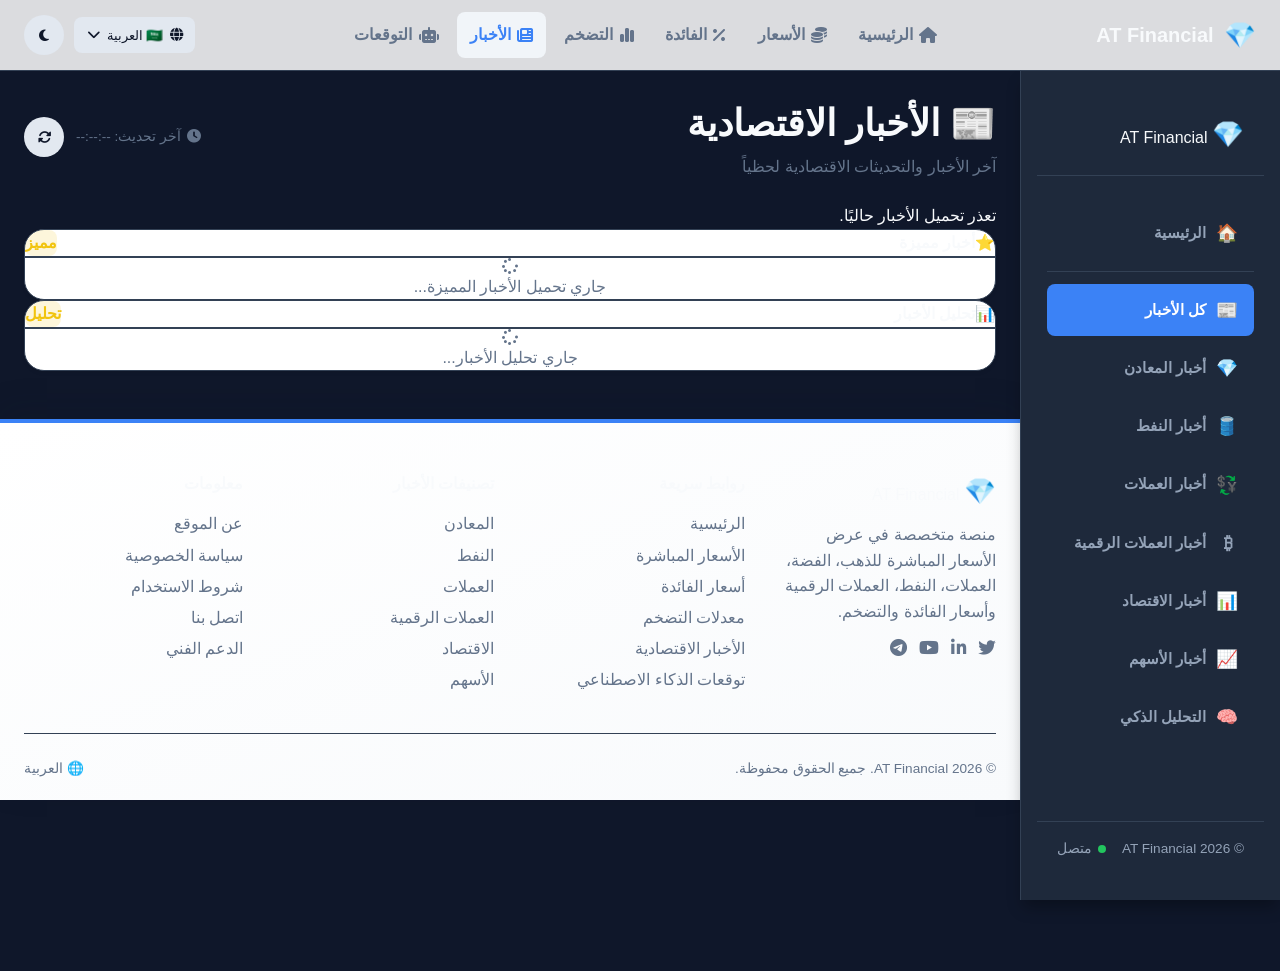
<file: news.html>
<!doctype html>
<html lang="ar" dir="rtl">
  <head>
    <meta charset="UTF-8" />
    <meta name="viewport" content="width=device-width, initial-scale=1.0" />
    <meta
      name="description"
      content="AT Financial - آخر الأخبار الاقتصادية والتحديثات لحظياً"
    />
    <meta
      name="keywords"
      content="أخبار اقتصادية, أخبار الذهب, أخبار النفط, أخبار العملات, تحليلات السوق"
    />
    <meta name="author" content="AT Financial" />

    <title>الأخبار الاقتصادية - AT Financial</title>

    <!-- Font Awesome 6 -->
    <link
      rel="stylesheet"
      href="https://cdnjs.cloudflare.com/ajax/libs/font-awesome/6.5.0/css/all.min.css"
    />

    <!-- Google Fonts -->
    <link
      href="https://fonts.googleapis.com/css2?family=Cairo:wght@300;400;500;600;700;800;900&display=swap"
      rel="stylesheet"
    />

    <!-- CSS Files -->
    <link rel="stylesheet" href="css/main.css" />
    <link rel="stylesheet" href="css/pages/news.css" />
    <link rel="stylesheet" href="css/pages/sidebar.css" />

    <!-- Favicon -->
    <link
      rel="icon"
      href="data:image/svg+xml,<svg xmlns='http://www.w3.org/2000/svg' viewBox='0 0 100 100'><text y='.9em' font-size='90'>💎</text></svg>"
    />
  </head>
  <body>
    <!-- ==================== شريط التنقل العلوي ==================== -->
    <nav class="navbar" id="navbar">
      <div class="navbar-container">
        <div class="navbar-brand">
          <span class="brand-icon">💎</span>
          <span class="brand-name">AT Financial</span>
        </div>

        <div class="navbar-links" id="navbarLinks">
          <a href="index.html" class="nav-link">
            <i class="fas fa-house"></i>
            <span>الرئيسية</span>
          </a>
          <a href="prices.html" class="nav-link">
            <i class="fas fa-coins"></i>
            <span>الأسعار</span>
          </a>
          <a href="rates.html" class="nav-link">
            <i class="fas fa-percent"></i>
            <span>الفائدة</span>
          </a>
          <a href="inflation.html" class="nav-link">
            <i class="fas fa-chart-simple"></i>
            <span>التضخم</span>
          </a>
          <a href="news.html" class="nav-link active">
            <i class="fas fa-newspaper"></i>
            <span>الأخبار</span>
          </a>
          <a href="ai-forecast.html" class="nav-link">
            <i class="fas fa-robot"></i>
            <span>التوقعات</span>
          </a>
        </div>

        <div class="navbar-controls">
          <div class="language-selector">
            <button class="lang-btn" id="langBtn">
              <i class="fas fa-globe"></i>
              <span id="currentLangLabel">العربية</span>
              <i class="fas fa-chevron-down"></i>
            </button>
            <div class="lang-dropdown" id="langDropdown">
              <button class="lang-option active" data-lang="ar">
                <span class="lang-flag">🇸🇦</span> العربية
              </button>
              <button class="lang-option" data-lang="en">
                <span class="lang-flag">🇬🇧</span> English
              </button>
              <button class="lang-option" data-lang="fr">
                <span class="lang-flag">🇫🇷</span> Français
              </button>
              <button class="lang-option" data-lang="es">
                <span class="lang-flag">🇪🇸</span> Español
              </button>
              <button class="lang-option" data-lang="de">
                <span class="lang-flag">🇩🇪</span> Deutsch
              </button>
              <button class="lang-option" data-lang="it">
                <span class="lang-flag">🇮🇹</span> Italiano
              </button>
              <button class="lang-option" data-lang="pt">
                <span class="lang-flag">🇵🇹</span> Português
              </button>
              <button class="lang-option" data-lang="ru">
                <span class="lang-flag">🇷🇺</span> Русский
              </button>
              <button class="lang-option" data-lang="zh">
                <span class="lang-flag">🇨🇳</span> 中文
              </button>
              <button class="lang-option" data-lang="ja">
                <span class="lang-flag">🇯🇵</span> 日本語
              </button>
              <button class="lang-option" data-lang="ko">
                <span class="lang-flag">🇰🇷</span> 한국어
              </button>
              <button class="lang-option" data-lang="hi">
                <span class="lang-flag">🇮🇳</span> हिन्दी
              </button>
              <button class="lang-option" data-lang="tr">
                <span class="lang-flag">🇹🇷</span> Türkçe
              </button>
              <button class="lang-option" data-lang="ur">
                <span class="lang-flag">🇵🇰</span> اردو
              </button>
              <button class="lang-option" data-lang="fa">
                <span class="lang-flag">🇮🇷</span> فارسی
              </button>
            </div>
          </div>

          <button class="theme-toggle" id="themeToggle">
            <i class="fas fa-moon" id="themeIcon"></i>
          </button>

          <button class="menu-toggle" id="menuToggle">
            <i class="fas fa-bars"></i>
          </button>
        </div>
      </div>
    </nav>

    <!-- ==================== القائمة الجانبية ==================== -->
    <button
      class="sidebar-toggle"
      id="sidebarToggle"
      aria-label="تبديل القائمة الجانبية"
    >
      <i class="fas fa-chevron-right"></i>
    </button>

    <aside class="sidebar" id="sidebar">
      <div class="sidebar-header">
        <div class="sidebar-brand">
          <span class="brand-icon">💎</span>
          <span class="brand-name">AT Financial</span>
        </div>
        <button class="sidebar-close" id="sidebarClose">
          <i class="fas fa-times"></i>
        </button>
      </div>

      <nav class="sidebar-nav">
        <ul id="sidebarMenu">
          <!-- سيتم توليد العناصر بواسطة JavaScript -->
        </ul>
      </nav>

      <div class="sidebar-footer">
        <div class="sidebar-copy">© 2026 AT Financial</div>
        <div class="sidebar-status">
          <span class="status-dot online"></span>
          <span class="status-text">متصل</span>
        </div>
      </div>
    </aside>

    <div class="sidebar-overlay" id="sidebarOverlay"></div>

    <!-- ==================== المحتوى الرئيسي ==================== -->
    <main class="main-content" id="mainContent">
      <!-- رأس الصفحة -->
      <header class="page-header">
        <div class="header-content">
          <div class="header-left">
            <h1 class="page-title">📰 الأخبار الاقتصادية</h1>
            <p class="page-subtitle">
              آخر الأخبار والتحديثات الاقتصادية لحظياً
            </p>
          </div>
          <div class="header-right">
            <span class="last-update" id="lastUpdate">
              <i class="fas fa-clock"></i>
              <span>آخر تحديث: --:--:--</span>
            </span>
            <button
              class="refresh-btn"
              id="refreshBtn"
              aria-label="تحديث البيانات"
            >
              <i class="fas fa-sync-alt"></i>
            </button>
          </div>
        </div>
      </header>

      <!-- رسائل النظام -->
      <div class="notification" id="notification" style="display: none"></div>
      <div class="error-message" id="errorMessage" style="display: none"></div>

      <!-- ==================== محتوى الصفحة ==================== -->
      <section class="page-content" id="pageContent">
        <!-- ===== شبكة الأخبار ===== -->
        <div class="news-grid" id="newsGrid">
          <div class="loading-spinner">
            <i class="fas fa-spinner fa-spin"></i>
            <span>جاري تحميل الأخبار...</span>
          </div>
        </div>

        <!-- ===== أخبار مميزة ===== -->
        <section id="featured" class="news-section featured-section">
          <div class="section-header">
            <div class="section-title">
              <span class="section-icon">⭐</span>
              <h2>أخبار مميزة</h2>
            </div>
            <span class="section-badge">مميز</span>
          </div>
          <div class="section-content" id="featuredNews">
            <div class="loading-spinner">
              <i class="fas fa-spinner fa-spin"></i>
              <span>جاري تحميل الأخبار المميزة...</span>
            </div>
          </div>
        </section>

        <!-- ===== تحليل الأخبار ===== -->
        <section id="analysis" class="news-section analysis-section">
          <div class="section-header">
            <div class="section-title">
              <span class="section-icon">📊</span>
              <h2>تحليل الأخبار</h2>
            </div>
            <span class="section-badge">تحليل</span>
          </div>
          <div class="section-content" id="newsAnalysis">
            <div class="loading-spinner">
              <i class="fas fa-spinner fa-spin"></i>
              <span>جاري تحليل الأخبار...</span>
            </div>
          </div>
        </section>
      </section>

      <!-- ==================== التذييل ==================== -->
      <footer class="page-footer">
        <div class="footer-container">
          <div class="footer-column">
            <div class="footer-brand">
              <span class="brand-icon">💎</span>
              <span class="brand-name">AT Financial</span>
            </div>
            <p class="footer-desc">
              منصة متخصصة في عرض الأسعار المباشرة للذهب، الفضة، العملات، النفط،
              العملات الرقمية وأسعار الفائدة والتضخم.
            </p>
            <div class="footer-social">
              <a href="#" aria-label="تويتر"><i class="fab fa-twitter"></i></a>
              <a href="#" aria-label="لينكد إن"
                ><i class="fab fa-linkedin-in"></i
              ></a>
              <a href="#" aria-label="يوتيوب"><i class="fab fa-youtube"></i></a>
              <a href="#" aria-label="تيليجرام"
                ><i class="fab fa-telegram-plane"></i
              ></a>
            </div>
          </div>

          <div class="footer-column">
            <h4 class="footer-title">روابط سريعة</h4>
            <ul class="footer-links">
              <li><a href="index.html">الرئيسية</a></li>
              <li><a href="prices.html">الأسعار المباشرة</a></li>
              <li><a href="rates.html">أسعار الفائدة</a></li>
              <li><a href="inflation.html">معدلات التضخم</a></li>
              <li><a href="news.html">الأخبار الاقتصادية</a></li>
              <li><a href="ai-forecast.html">توقعات الذكاء الاصطناعي</a></li>
            </ul>
          </div>

          <div class="footer-column">
            <h4 class="footer-title">تصنيفات الأخبار</h4>
            <ul class="footer-links">
              <li><a href="#" data-filter="metals">المعادن</a></li>
              <li><a href="#" data-filter="oil">النفط</a></li>
              <li><a href="#" data-filter="forex">العملات</a></li>
              <li><a href="#" data-filter="crypto">العملات الرقمية</a></li>
              <li><a href="#" data-filter="economy">الاقتصاد</a></li>
              <li><a href="#" data-filter="stocks">الأسهم</a></li>
            </ul>
          </div>

          <div class="footer-column">
            <h4 class="footer-title">معلومات</h4>
            <ul class="footer-links">
              <li><a href="#">عن الموقع</a></li>
              <li><a href="#">سياسة الخصوصية</a></li>
              <li><a href="#">شروط الاستخدام</a></li>
              <li><a href="#">اتصل بنا</a></li>
              <li><a href="#">الدعم الفني</a></li>
            </ul>
          </div>
        </div>

        <div class="footer-bottom">
          <div class="footer-copy">
            <span>© 2026 AT Financial. جميع الحقوق محفوظة.</span>
          </div>
          <div class="footer-lang">
            <span id="footerLang">🌐 العربية</span>
          </div>
        </div>
      </footer>
    </main>

    <!-- ==================== JavaScript ==================== -->
    <script type="module">
      import CONFIG from "./js/config.js";
      import "./js/script.js";
      import { initSidebar } from "./js/modules/sidebar.js";
      import "./js/pages/news.js";

      window.CONFIG = CONFIG;

      const sidebar = initSidebar("news");

      

      // التبديل بين الثيمات
      const themeToggle = document.getElementById("themeToggle");
      const themeIcon = document.getElementById("themeIcon");
      const savedTheme = localStorage.getItem("theme") || "light";
      if (savedTheme === "dark") {
        document.documentElement.setAttribute("data-theme", "dark");
        themeIcon.className = "fas fa-sun";
      }

      themeToggle?.addEventListener("click", function () {
        const isDark =
          document.documentElement.getAttribute("data-theme") === "dark";
        if (isDark) {
          document.documentElement.removeAttribute("data-theme");
          localStorage.setItem("theme", "light");
          themeIcon.className = "fas fa-moon";
        } else {
          document.documentElement.setAttribute("data-theme", "dark");
          localStorage.setItem("theme", "dark");
          themeIcon.className = "fas fa-sun";
        }
      });

      // اختيار اللغة
      const langBtn = document.getElementById("langBtn");
      const langDropdown = document.getElementById("langDropdown");
      const currentLangLabel = document.getElementById("currentLangLabel");

      langBtn?.addEventListener("click", function (e) {
        e.stopPropagation();
        langDropdown.classList.toggle("open");
      });

      document.addEventListener("click", function () {
        langDropdown?.classList.remove("open");
      });

      document.querySelectorAll(".lang-option").forEach((option) => {
        option.addEventListener("click", function () {
          const label = this.textContent.trim();
          currentLangLabel.textContent = label;
          document
            .querySelectorAll(".lang-option")
            .forEach((opt) => opt.classList.remove("active"));
          this.classList.add("active");
          langDropdown.classList.remove("open");
          localStorage.setItem("language", this.dataset.lang);
        });
      });

      // التحكم في القائمة الجانبية
      const sidebarToggle = document.getElementById("sidebarToggle");
      const sidebarClose = document.getElementById("sidebarClose");
      const sidebarOverlay = document.getElementById("sidebarOverlay");
      const sidebarEl = document.getElementById("sidebar");

      function toggleSidebar() {
        sidebarEl.classList.toggle("open");
        sidebarOverlay.classList.toggle("active");
        document.body.classList.toggle("sidebar-open");
      }

      sidebarToggle?.addEventListener("click", toggleSidebar);
      sidebarClose?.addEventListener("click", toggleSidebar);
      sidebarOverlay?.addEventListener("click", toggleSidebar);

      // قائمة الهاتف
      const menuToggle = document.getElementById("menuToggle");
      const navbarLinks = document.getElementById("navbarLinks");

      menuToggle?.addEventListener("click", function () {
        navbarLinks.classList.toggle("open");
        this.classList.toggle("active");
      });

      // روابط التصفية في التذييل
      document
        .querySelectorAll(".footer-links a[data-filter]")
        .forEach((link) => {
          link.addEventListener("click", function (e) {
            e.preventDefault();
            const filter = this.dataset.filter;
            const filterBtn = document.querySelector(
              `.filter-btn[data-filter="${filter}"]`,
            );
            if (filterBtn) {
              filterBtn.click();
            }
          });
        });

      console.log("✅ News page loaded successfully");
    </script>
  </body>
</html>
</file>
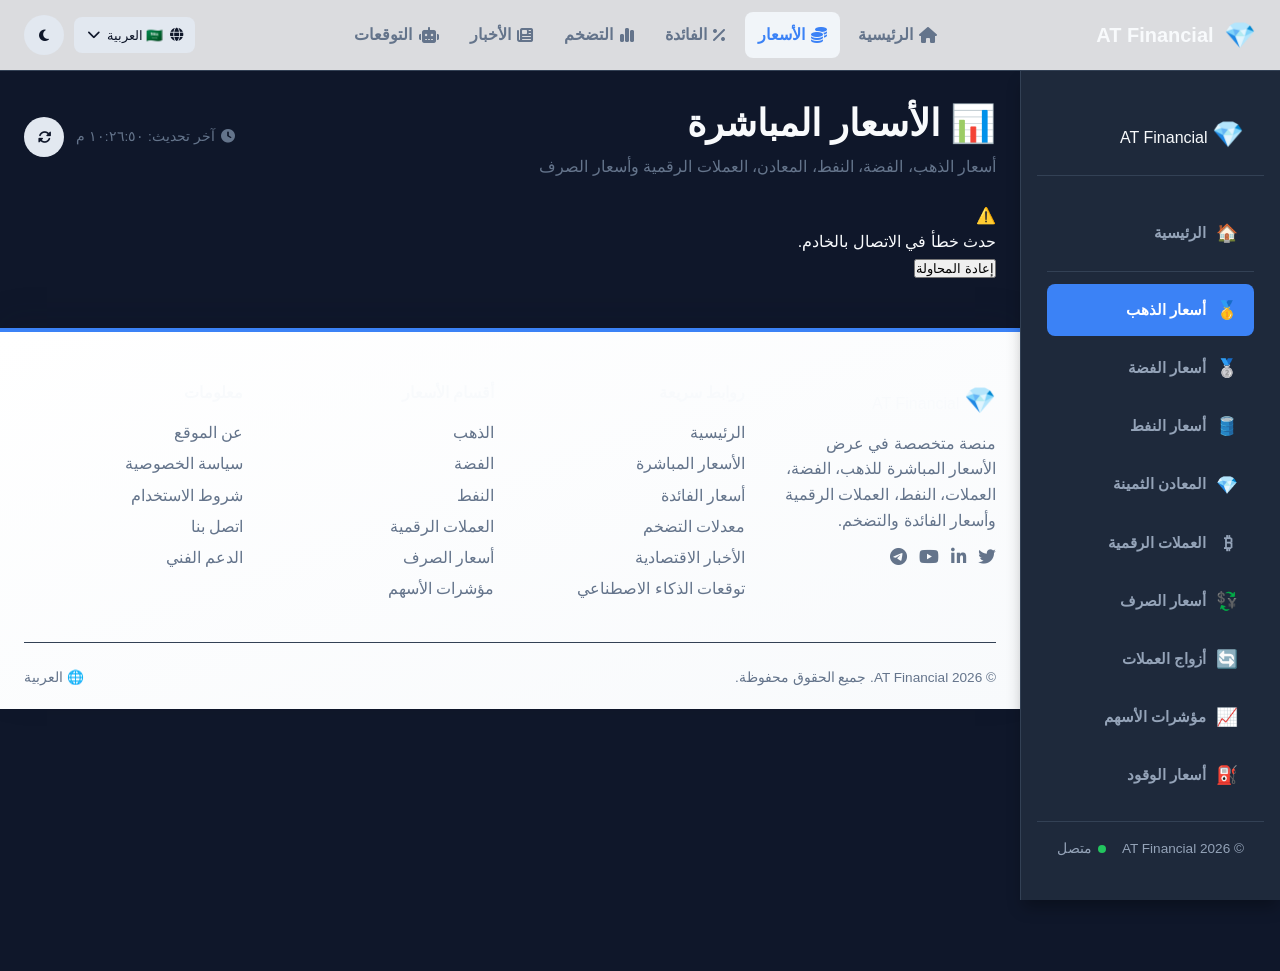
<file: prices.html>
<!doctype html>
<html lang="ar" dir="rtl">
  <head>
    <meta charset="UTF-8" />
    <meta name="viewport" content="width=device-width, initial-scale=1.0" />
    <meta
      name="description"
      content="AT Financial - أسعار الذهب، الفضة، النفط، المعادن، العملات الرقمية وأسعار الصرف"
    />
    <meta
      name="keywords"
      content="أسعار الذهب, أسعار الفضة, أسعار النفط, العملات الرقمية, أسعار الصرف, المعادن الثمينة"
    />
    <meta name="author" content="AT Financial" />

    <title>الأسعار المباشرة - AT Financial</title>

    <!-- Font Awesome 6 -->
    <link
      rel="stylesheet"
      href="https://cdnjs.cloudflare.com/ajax/libs/font-awesome/6.5.0/css/all.min.css"
    />

    <!-- Google Fonts -->
    <link
      href="https://fonts.googleapis.com/css2?family=Cairo:wght@300;400;500;600;700;800;900&display=swap"
      rel="stylesheet"
    />

    <!-- CSS Files -->
    <link rel="stylesheet" href="css/main.css" />
    <link rel="stylesheet" href="css/pages/prices.css" />
    <link rel="stylesheet" href="css/pages/sidebar.css" />

    <!-- Favicon -->
    <link
      rel="icon"
      href="data:image/svg+xml,<svg xmlns='http://www.w3.org/2000/svg' viewBox='0 0 100 100'><text y='.9em' font-size='90'>💎</text></svg>"
    />
  </head>
  <body>
    <!-- ==================== شريط التنقل العلوي ==================== -->
    <nav class="navbar" id="navbar">
      <div class="navbar-container">
        <div class="navbar-brand">
          <span class="brand-icon">💎</span>
          <span class="brand-name">AT Financial</span>
        </div>

        <div class="navbar-links" id="navbarLinks">
          <a href="index.html" class="nav-link">
            <i class="fas fa-house"></i>
            <span>الرئيسية</span>
          </a>
          <a href="prices.html" class="nav-link active">
            <i class="fas fa-coins"></i>
            <span>الأسعار</span>
          </a>
          <a href="rates.html" class="nav-link">
            <i class="fas fa-percent"></i>
            <span>الفائدة</span>
          </a>
          <a href="inflation.html" class="nav-link">
            <i class="fas fa-chart-simple"></i>
            <span>التضخم</span>
          </a>
          <a href="news.html" class="nav-link">
            <i class="fas fa-newspaper"></i>
            <span>الأخبار</span>
          </a>
          <a href="ai-forecast.html" class="nav-link">
            <i class="fas fa-robot"></i>
            <span>التوقعات</span>
          </a>
        </div>

        <div class="navbar-controls">
          <div class="language-selector">
            <button class="lang-btn" id="langBtn">
              <i class="fas fa-globe"></i>
              <span id="currentLangLabel">العربية</span>
              <i class="fas fa-chevron-down"></i>
            </button>
            <div class="lang-dropdown" id="langDropdown">
              <button class="lang-option active" data-lang="ar">
                <span class="lang-flag">🇸🇦</span> العربية
              </button>
              <button class="lang-option" data-lang="en">
                <span class="lang-flag">🇬🇧</span> English
              </button>
              <button class="lang-option" data-lang="fr">
                <span class="lang-flag">🇫🇷</span> Français
              </button>
              <button class="lang-option" data-lang="es">
                <span class="lang-flag">🇪🇸</span> Español
              </button>
              <button class="lang-option" data-lang="de">
                <span class="lang-flag">🇩🇪</span> Deutsch
              </button>
              <button class="lang-option" data-lang="it">
                <span class="lang-flag">🇮🇹</span> Italiano
              </button>
              <button class="lang-option" data-lang="pt">
                <span class="lang-flag">🇵🇹</span> Português
              </button>
              <button class="lang-option" data-lang="ru">
                <span class="lang-flag">🇷🇺</span> Русский
              </button>
              <button class="lang-option" data-lang="zh">
                <span class="lang-flag">🇨🇳</span> 中文
              </button>
              <button class="lang-option" data-lang="ja">
                <span class="lang-flag">🇯🇵</span> 日本語
              </button>
              <button class="lang-option" data-lang="ko">
                <span class="lang-flag">🇰🇷</span> 한국어
              </button>
              <button class="lang-option" data-lang="hi">
                <span class="lang-flag">🇮🇳</span> हिन्दी
              </button>
              <button class="lang-option" data-lang="tr">
                <span class="lang-flag">🇹🇷</span> Türkçe
              </button>
              <button class="lang-option" data-lang="ur">
                <span class="lang-flag">🇵🇰</span> اردو
              </button>
              <button class="lang-option" data-lang="fa">
                <span class="lang-flag">🇮🇷</span> فارسی
              </button>
            </div>
          </div>

          <button class="theme-toggle" id="themeToggle">
            <i class="fas fa-moon" id="themeIcon"></i>
          </button>

          <button class="menu-toggle" id="menuToggle">
            <i class="fas fa-bars"></i>
          </button>
        </div>
      </div>
    </nav>

    <!-- ==================== القائمة الجانبية ==================== -->
    <button
      class="sidebar-toggle"
      id="sidebarToggle"
      aria-label="تبديل القائمة الجانبية"
    >
      <i class="fas fa-chevron-right"></i>
    </button>

    <aside class="sidebar" id="sidebar">
      <div class="sidebar-header">
        <div class="sidebar-brand">
          <span class="brand-icon">💎</span>
          <span class="brand-name">AT Financial</span>
        </div>
        <button class="sidebar-close" id="sidebarClose">
          <i class="fas fa-times"></i>
        </button>
      </div>

      <nav class="sidebar-nav">
        <ul id="sidebarMenu">
          <!-- سيتم توليد العناصر بواسطة JavaScript -->
        </ul>
      </nav>

      <div class="sidebar-footer">
        <div class="sidebar-copy">© 2026 AT Financial</div>
        <div class="sidebar-status">
          <span class="status-dot online"></span>
          <span class="status-text">متصل</span>
        </div>
      </div>
    </aside>

    <div class="sidebar-overlay" id="sidebarOverlay"></div>

    <!-- ==================== المحتوى الرئيسي ==================== -->
    <main class="main-content" id="mainContent">
      <!-- رأس الصفحة -->
      <header class="page-header">
        <div class="header-content">
          <div class="header-left">
            <h1 class="page-title">📊 الأسعار المباشرة</h1>
            <p class="page-subtitle">
              أسعار الذهب، الفضة، النفط، المعادن، العملات الرقمية وأسعار الصرف
            </p>
          </div>
          <div class="header-right">
            <span class="last-update" id="lastUpdate">
              <i class="fas fa-clock"></i>
              <span>آخر تحديث: --:--:--</span>
            </span>
            <button
              class="refresh-btn"
              id="refreshBtn"
              aria-label="تحديث البيانات"
            >
              <i class="fas fa-sync-alt"></i>
            </button>
          </div>
        </div>
      </header>

      <!-- رسائل النظام -->
      <div class="notification" id="notification" style="display: none"></div>
      <div class="error-message" id="errorMessage" style="display: none"></div>

      <!-- ==================== محتوى الصفحة ==================== -->
      <section class="page-content" id="pageContent">
        <!-- ===== قسم الذهب ===== -->
        <section id="gold" class="price-section gold-section">
          <div class="section-header">
            <div class="section-title">
              <span class="section-icon">🥇</span>
              <h2>أسعار الذهب</h2>
            </div>
            <span class="section-badge">مباشر</span>
          </div>
          <div class="section-content" id="goldPrices">
            <!-- سيتم تعبئتها بواسطة JavaScript -->
            <div class="loading-spinner">
              <i class="fas fa-spinner fa-spin"></i>
              <span>جاري تحميل أسعار الذهب...</span>
            </div>
          </div>
        </section>

        <!-- ===== قسم الفضة ===== -->
        <section id="silver" class="price-section silver-section">
          <div class="section-header">
            <div class="section-title">
              <span class="section-icon">🥈</span>
              <h2>أسعار الفضة</h2>
            </div>
            <span class="section-badge">مباشر</span>
          </div>
          <div class="section-content" id="silverPrices">
            <div class="loading-spinner">
              <i class="fas fa-spinner fa-spin"></i>
              <span>جاري تحميل أسعار الفضة...</span>
            </div>
          </div>
        </section>

        <!-- ===== قسم النفط ===== -->
        <section id="oil" class="price-section oil-section">
          <div class="section-header">
            <div class="section-title">
              <span class="section-icon">🛢️</span>
              <h2>أسعار النفط</h2>
            </div>
            <span class="section-badge">مباشر</span>
          </div>
          <div class="section-content" id="oilPrices">
            <div class="loading-spinner">
              <i class="fas fa-spinner fa-spin"></i>
              <span>جاري تحميل أسعار النفط...</span>
            </div>
          </div>
        </section>

        <!-- ===== قسم المعادن ===== -->
        <section id="metals" class="price-section metals-section">
          <div class="section-header">
            <div class="section-title">
              <span class="section-icon">💎</span>
              <h2>المعادن الثمينة</h2>
            </div>
            <span class="section-badge">مباشر</span>
          </div>
          <div class="section-content" id="metalsPrices">
            <div class="loading-spinner">
              <i class="fas fa-spinner fa-spin"></i>
              <span>جاري تحميل أسعار المعادن...</span>
            </div>
          </div>
        </section>

        <!-- ===== قسم العملات الرقمية ===== -->
        <section id="crypto" class="price-section crypto-section">
          <div class="section-header">
            <div class="section-title">
              <span class="section-icon">₿</span>
              <h2>العملات الرقمية</h2>
            </div>
            <span class="section-badge">مباشر</span>
          </div>
          <div class="section-content" id="cryptoPrices">
            <div class="loading-spinner">
              <i class="fas fa-spinner fa-spin"></i>
              <span>جاري تحميل أسعار العملات الرقمية...</span>
            </div>
          </div>
        </section>

        <!-- ===== قسم أسعار الصرف ===== -->
        <section id="fx" class="price-section fx-section">
          <div class="section-header">
            <div class="section-title">
              <span class="section-icon">💱</span>
              <h2>أسعار الصرف</h2>
            </div>
            <span class="section-badge">مباشر</span>
          </div>
          <div class="section-content" id="fxPrices">
            <div class="loading-spinner">
              <i class="fas fa-spinner fa-spin"></i>
              <span>جاري تحميل أسعار الصرف...</span>
            </div>
          </div>
        </section>

        <!-- ===== قسم أزواج العملات ===== -->
        <section id="pairs" class="price-section pairs-section">
          <div class="section-header">
            <div class="section-title">
              <span class="section-icon">🔄</span>
              <h2>أزواج العملات</h2>
            </div>
            <span class="section-badge">مباشر</span>
          </div>
          <div class="section-content" id="pairsPrices">
            <div class="loading-spinner">
              <i class="fas fa-spinner fa-spin"></i>
              <span>جاري تحميل أزواج العملات...</span>
            </div>
          </div>
        </section>

        <!-- ===== قسم مؤشرات الأسهم ===== -->
        <section id="stocks" class="price-section stocks-section">
          <div class="section-header">
            <div class="section-title">
              <span class="section-icon">📈</span>
              <h2>مؤشرات الأسهم</h2>
            </div>
            <span class="section-badge">مباشر</span>
          </div>
          <div class="section-content" id="stocksPrices">
            <div class="loading-spinner">
              <i class="fas fa-spinner fa-spin"></i>
              <span>جاري تحميل مؤشرات الأسهم...</span>
            </div>
          </div>
        </section>

        <!-- ===== قسم أسعار الوقود ===== -->
        <section id="fuel" class="price-section fuel-section">
          <div class="section-header">
            <div class="section-title">
              <span class="section-icon">⛽</span>
              <h2>أسعار الوقود</h2>
            </div>
            <span class="section-badge">ثابت</span>
          </div>
          <div class="section-content" id="fuelPrices">
            <div class="loading-spinner">
              <i class="fas fa-spinner fa-spin"></i>
              <span>جاري تحميل أسعار الوقود...</span>
            </div>
          </div>
        </section>
      </section>

      <!-- ==================== التذييل ==================== -->
      <footer class="page-footer">
        <div class="footer-container">
          <div class="footer-column">
            <div class="footer-brand">
              <span class="brand-icon">💎</span>
              <span class="brand-name">AT Financial</span>
            </div>
            <p class="footer-desc">
              منصة متخصصة في عرض الأسعار المباشرة للذهب، الفضة، العملات، النفط،
              العملات الرقمية وأسعار الفائدة والتضخم.
            </p>
            <div class="footer-social">
              <a href="#" aria-label="تويتر"><i class="fab fa-twitter"></i></a>
              <a href="#" aria-label="لينكد إن"
                ><i class="fab fa-linkedin-in"></i
              ></a>
              <a href="#" aria-label="يوتيوب"><i class="fab fa-youtube"></i></a>
              <a href="#" aria-label="تيليجرام"
                ><i class="fab fa-telegram-plane"></i
              ></a>
            </div>
          </div>

          <div class="footer-column">
            <h4 class="footer-title">روابط سريعة</h4>
            <ul class="footer-links">
              <li><a href="index.html">الرئيسية</a></li>
              <li><a href="prices.html">الأسعار المباشرة</a></li>
              <li><a href="rates.html">أسعار الفائدة</a></li>
              <li><a href="inflation.html">معدلات التضخم</a></li>
              <li><a href="news.html">الأخبار الاقتصادية</a></li>
              <li><a href="ai-forecast.html">توقعات الذكاء الاصطناعي</a></li>
            </ul>
          </div>

          <div class="footer-column">
            <h4 class="footer-title">أقسام الأسعار</h4>
            <ul class="footer-links">
              <li><a href="prices.html">الذهب</a></li>
              <li><a href="prices.html">الفضة</a></li>
              <li><a href="prices.html">النفط</a></li>
              <li><a href="prices.html">العملات الرقمية</a></li>
              <li><a href="prices.html">أسعار الصرف</a></li>
              <li><a href="prices.html">مؤشرات الأسهم</a></li>
            </ul>
          </div>

          <div class="footer-column">
            <h4 class="footer-title">معلومات</h4>
            <ul class="footer-links">
              <li><a href="#">عن الموقع</a></li>
              <li><a href="#">سياسة الخصوصية</a></li>
              <li><a href="#">شروط الاستخدام</a></li>
              <li><a href="#">اتصل بنا</a></li>
              <li><a href="#">الدعم الفني</a></li>
            </ul>
          </div>
        </div>

        <div class="footer-bottom">
          <div class="footer-copy">
            <span>© 2026 AT Financial. جميع الحقوق محفوظة.</span>
          </div>
          <div class="footer-lang">
            <span id="footerLang">🌐 العربية</span>
          </div>
        </div>
      </footer>
    </main>

    <!-- ==================== JavaScript ==================== -->
    <script type="module">
      import CONFIG from "./js/config.js";
      import "./js/script.js";
      import "./js/modules/sidebar.js";
      import "./js/modules/api.js";
      import { initSidebar } from "./js/modules/sidebar.js";
      import "./js/pages/prices.js";

      window.CONFIG = CONFIG;

      // تهيئة القائمة الجانبية
      const sidebar = initSidebar("prices");

      // تحديث وقت آخر تحديث
      function updateLastUpdateTime() {
        const now = new Date();
        const timeStr = now.toLocaleTimeString("ar-EG", {
          hour: "2-digit",
          minute: "2-digit",
          second: "2-digit",
        });
        const lastUpdate = document.getElementById("lastUpdate");
        if (lastUpdate) {
          lastUpdate.innerHTML = `<i class="fas fa-clock"></i><span>آخر تحديث: ${timeStr}</span>`;
        }
      }

      setInterval(updateLastUpdateTime, 1000);
      updateLastUpdateTime();

      // زر التحديث
      document
        .getElementById("refreshBtn")
        ?.addEventListener("click", function () {
          const icon = this.querySelector("i");
          icon.classList.add("fa-spin");
          if (window.PricesPage && window.PricesPage.loadPricesData) {
            window.PricesPage.loadPricesData().then(() => {
              setTimeout(() => icon.classList.remove("fa-spin"), 500);
            });
          } else {
            setTimeout(() => icon.classList.remove("fa-spin"), 500);
          }
        });

      // التبديل بين الثيمات
      const themeToggle = document.getElementById("themeToggle");
      const themeIcon = document.getElementById("themeIcon");
      const savedTheme = localStorage.getItem("theme") || "light";
      if (savedTheme === "dark") {
        document.documentElement.setAttribute("data-theme", "dark");
        themeIcon.className = "fas fa-sun";
      }

      themeToggle?.addEventListener("click", function () {
        const isDark =
          document.documentElement.getAttribute("data-theme") === "dark";
        if (isDark) {
          document.documentElement.removeAttribute("data-theme");
          localStorage.setItem("theme", "light");
          themeIcon.className = "fas fa-moon";
        } else {
          document.documentElement.setAttribute("data-theme", "dark");
          localStorage.setItem("theme", "dark");
          themeIcon.className = "fas fa-sun";
        }
      });

      // اختيار اللغة
      const langBtn = document.getElementById("langBtn");
      const langDropdown = document.getElementById("langDropdown");
      const currentLangLabel = document.getElementById("currentLangLabel");

      langBtn?.addEventListener("click", function (e) {
        e.stopPropagation();
        langDropdown.classList.toggle("open");
      });

      document.addEventListener("click", function () {
        langDropdown?.classList.remove("open");
      });

      document.querySelectorAll(".lang-option").forEach((option) => {
        option.addEventListener("click", function () {
          const label = this.textContent.trim();
          currentLangLabel.textContent = label;
          document
            .querySelectorAll(".lang-option")
            .forEach((opt) => opt.classList.remove("active"));
          this.classList.add("active");
          langDropdown.classList.remove("open");
          localStorage.setItem("language", this.dataset.lang);
        });
      });

      // التحكم في القائمة الجانبية
      const sidebarToggle = document.getElementById("sidebarToggle");
      const sidebarClose = document.getElementById("sidebarClose");
      const sidebarOverlay = document.getElementById("sidebarOverlay");
      const sidebarEl = document.getElementById("sidebar");

      function toggleSidebar() {
        sidebarEl.classList.toggle("open");
        sidebarOverlay.classList.toggle("active");
        document.body.classList.toggle("sidebar-open");
      }

      sidebarToggle?.addEventListener("click", toggleSidebar);
      sidebarClose?.addEventListener("click", toggleSidebar);
      sidebarOverlay?.addEventListener("click", toggleSidebar);

      // قائمة الهاتف
      const menuToggle = document.getElementById("menuToggle");
      const navbarLinks = document.getElementById("navbarLinks");

      menuToggle?.addEventListener("click", function () {
        navbarLinks.classList.toggle("open");
        this.classList.toggle("active");
      });

      console.log("✅ Prices page loaded successfully");
    </script>
  </body>
</html>
</file>
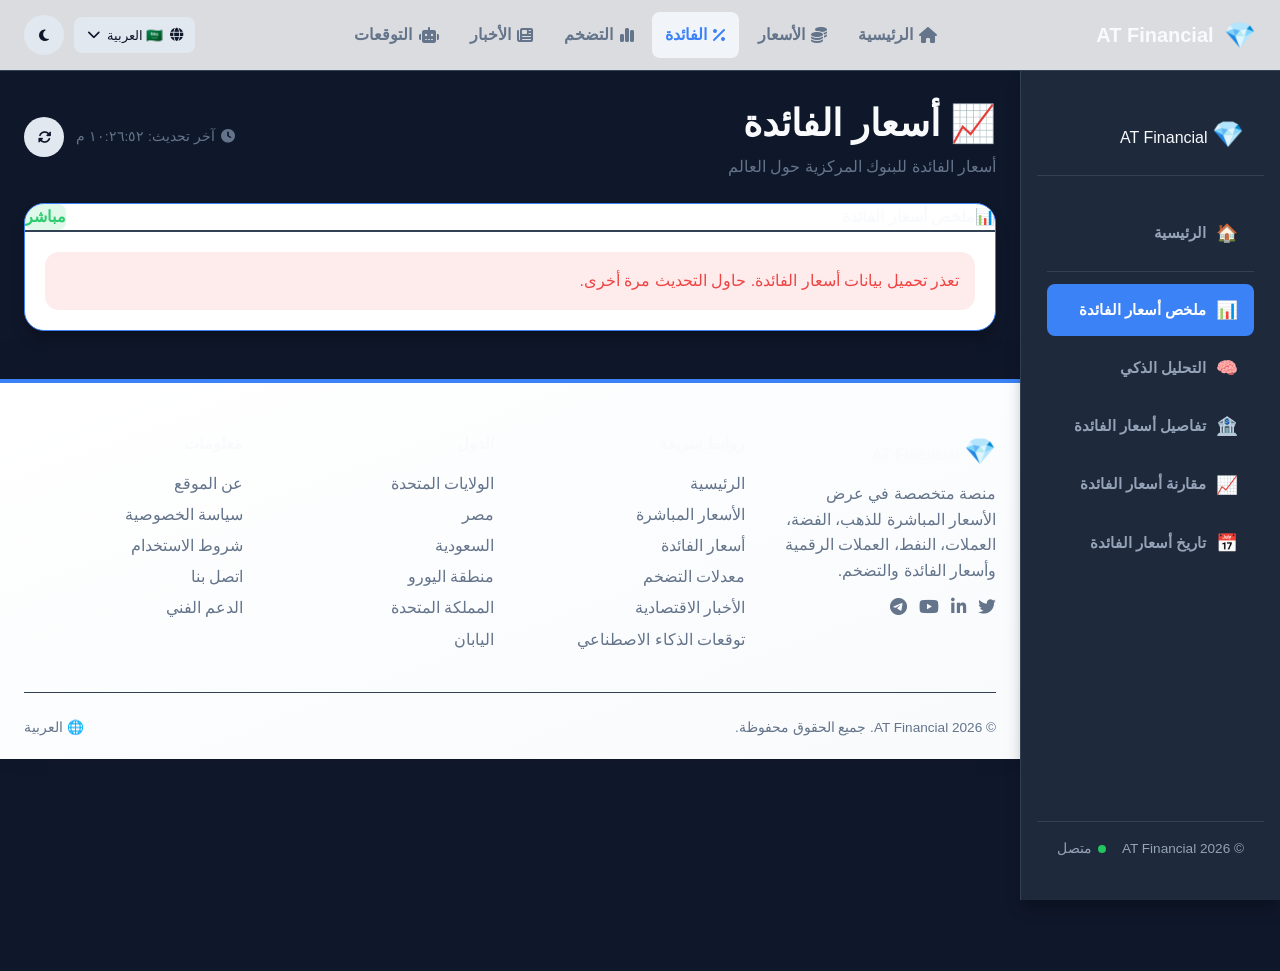
<file: rates.html>
<!doctype html>
<html lang="ar" dir="rtl">
  <head>
    <meta charset="UTF-8" />
    <meta name="viewport" content="width=device-width, initial-scale=1.0" />
    <meta
      name="description"
      content="AT Financial - أسعار الفائدة للبنوك المركزية حول العالم"
    />
    <meta
      name="keywords"
      content="أسعار الفائدة, البنك المركزي, الفائدة الأمريكية, الفائدة المصرية, الفائدة السعودية"
    />
    <meta name="author" content="AT Financial" />

    <title>أسعار الفائدة - AT Financial</title>

    <!-- Font Awesome 6 -->
    <link
      rel="stylesheet"
      href="https://cdnjs.cloudflare.com/ajax/libs/font-awesome/6.5.0/css/all.min.css"
    />

    <!-- Google Fonts -->
    <link
      href="https://fonts.googleapis.com/css2?family=Cairo:wght@300;400;500;600;700;800;900&display=swap"
      rel="stylesheet"
    />

    <!-- CSS Files -->
    <link rel="stylesheet" href="css/main.css" />
    <link rel="stylesheet" href="css/pages/rates.css" />
    <link rel="stylesheet" href="css/pages/sidebar.css" />

    <!-- Favicon -->
    <link
      rel="icon"
      href="data:image/svg+xml,<svg xmlns='http://www.w3.org/2000/svg' viewBox='0 0 100 100'><text y='.9em' font-size='90'>💎</text></svg>"
    />
  </head>
  <body>
    <!-- ==================== شريط التنقل العلوي ==================== -->
    <nav class="navbar" id="navbar">
      <div class="navbar-container">
        <div class="navbar-brand">
          <span class="brand-icon">💎</span>
          <span class="brand-name">AT Financial</span>
        </div>

        <div class="navbar-links" id="navbarLinks">
          <a href="index.html" class="nav-link">
            <i class="fas fa-house"></i>
            <span>الرئيسية</span>
          </a>
          <a href="prices.html" class="nav-link">
            <i class="fas fa-coins"></i>
            <span>الأسعار</span>
          </a>
          <a href="rates.html" class="nav-link active">
            <i class="fas fa-percent"></i>
            <span>الفائدة</span>
          </a>
          <a href="inflation.html" class="nav-link">
            <i class="fas fa-chart-simple"></i>
            <span>التضخم</span>
          </a>
          <a href="news.html" class="nav-link">
            <i class="fas fa-newspaper"></i>
            <span>الأخبار</span>
          </a>
          <a href="ai-forecast.html" class="nav-link">
            <i class="fas fa-robot"></i>
            <span>التوقعات</span>
          </a>
        </div>

        <div class="navbar-controls">
          <div class="language-selector">
            <button class="lang-btn" id="langBtn">
              <i class="fas fa-globe"></i>
              <span id="currentLangLabel">العربية</span>
              <i class="fas fa-chevron-down"></i>
            </button>
            <div class="lang-dropdown" id="langDropdown">
              <button class="lang-option active" data-lang="ar">
                <span class="lang-flag">🇸🇦</span> العربية
              </button>
              <button class="lang-option" data-lang="en">
                <span class="lang-flag">🇬🇧</span> English
              </button>
              <button class="lang-option" data-lang="fr">
                <span class="lang-flag">🇫🇷</span> Français
              </button>
              <button class="lang-option" data-lang="es">
                <span class="lang-flag">🇪🇸</span> Español
              </button>
              <button class="lang-option" data-lang="de">
                <span class="lang-flag">🇩🇪</span> Deutsch
              </button>
              <button class="lang-option" data-lang="it">
                <span class="lang-flag">🇮🇹</span> Italiano
              </button>
              <button class="lang-option" data-lang="pt">
                <span class="lang-flag">🇵🇹</span> Português
              </button>
              <button class="lang-option" data-lang="ru">
                <span class="lang-flag">🇷🇺</span> Русский
              </button>
              <button class="lang-option" data-lang="zh">
                <span class="lang-flag">🇨🇳</span> 中文
              </button>
              <button class="lang-option" data-lang="ja">
                <span class="lang-flag">🇯🇵</span> 日本語
              </button>
              <button class="lang-option" data-lang="ko">
                <span class="lang-flag">🇰🇷</span> 한국어
              </button>
              <button class="lang-option" data-lang="hi">
                <span class="lang-flag">🇮🇳</span> हिन्दी
              </button>
              <button class="lang-option" data-lang="tr">
                <span class="lang-flag">🇹🇷</span> Türkçe
              </button>
              <button class="lang-option" data-lang="ur">
                <span class="lang-flag">🇵🇰</span> اردو
              </button>
              <button class="lang-option" data-lang="fa">
                <span class="lang-flag">🇮🇷</span> فارسی
              </button>
            </div>
          </div>

          <button class="theme-toggle" id="themeToggle">
            <i class="fas fa-moon" id="themeIcon"></i>
          </button>

          <button class="menu-toggle" id="menuToggle">
            <i class="fas fa-bars"></i>
          </button>
        </div>
      </div>
    </nav>

    <!-- ==================== القائمة الجانبية ==================== -->
    <button
      class="sidebar-toggle"
      id="sidebarToggle"
      aria-label="تبديل القائمة الجانبية"
    >
      <i class="fas fa-chevron-right"></i>
    </button>

    <aside class="sidebar" id="sidebar">
      <div class="sidebar-header">
        <div class="sidebar-brand">
          <span class="brand-icon">💎</span>
          <span class="brand-name">AT Financial</span>
        </div>
        <button class="sidebar-close" id="sidebarClose">
          <i class="fas fa-times"></i>
        </button>
      </div>

      <nav class="sidebar-nav">
        <ul id="sidebarMenu">
          <!-- سيتم توليد العناصر بواسطة JavaScript -->
        </ul>
      </nav>

      <div class="sidebar-footer">
        <div class="sidebar-copy">© 2026 AT Financial</div>
        <div class="sidebar-status">
          <span class="status-dot online"></span>
          <span class="status-text">متصل</span>
        </div>
      </div>
    </aside>

    <div class="sidebar-overlay" id="sidebarOverlay"></div>

    <!-- ==================== المحتوى الرئيسي ==================== -->
    <main class="main-content" id="mainContent">
      <!-- رأس الصفحة -->
      <header class="page-header">
        <div class="header-content">
          <div class="header-left">
            <h1 class="page-title">📈 أسعار الفائدة</h1>
            <p class="page-subtitle">
              أسعار الفائدة للبنوك المركزية حول العالم
            </p>
          </div>
          <div class="header-right">
            <span class="last-update" id="lastUpdate">
              <i class="fas fa-clock"></i>
              <span>آخر تحديث: --:--:--</span>
            </span>
            <button
              class="refresh-btn"
              id="refreshBtn"
              aria-label="تحديث البيانات"
            >
              <i class="fas fa-sync-alt"></i>
            </button>
          </div>
        </div>
      </header>

      <!-- رسائل النظام -->
      <div class="notification" id="notification" style="display: none"></div>
      <div class="error-message" id="errorMessage" style="display: none"></div>

      <!-- ==================== محتوى الصفحة ==================== -->
      <section class="page-content" id="pageContent">
        <!-- ===== ملخص أسعار الفائدة ===== -->
        <section id="overview" class="rate-section overview-section">
          <div class="section-header">
            <div class="section-title">
              <span class="section-icon">📊</span>
              <h2>ملخص أسعار الفائدة</h2>
            </div>
            <span class="section-badge">مباشر</span>
          </div>
          <div class="section-content" id="ratesOverview">
            <div class="loading-spinner">
              <i class="fas fa-spinner fa-spin"></i>
              <span>جاري تحميل بيانات أسعار الفائدة...</span>
            </div>
          </div>
        </section>

        <!-- ===== التحليل الذكي ===== -->
        <section id="analysis" class="rate-section analysis-section">
          <div class="section-header">
            <div class="section-title">
              <span class="section-icon">🧠</span>
              <h2>التحليل الذكي</h2>
            </div>
            <span class="section-badge">Gemini AI</span>
          </div>
          <div class="section-content" id="ratesAnalysis">
            <div class="loading-spinner">
              <i class="fas fa-spinner fa-spin"></i>
              <span>جاري إعداد التحليل...</span>
            </div>
          </div>
        </section>

        <!-- ===== البطاقات التفصيلية ===== -->
        <section id="details" class="rate-section details-section">
          <div class="section-header">
            <div class="section-title">
              <span class="section-icon">🏦</span>
              <h2>تفاصيل أسعار الفائدة</h2>
            </div>
            <span class="section-badge">مفصل</span>
          </div>
          <div class="section-content" id="ratesDetails">
            <div class="loading-spinner">
              <i class="fas fa-spinner fa-spin"></i>
              <span>جاري تحميل التفاصيل...</span>
            </div>
          </div>
        </section>

        <!-- ===== مقارنة أسعار الفائدة ===== -->
        <section id="comparison" class="rate-section comparison-section">
          <div class="section-header">
            <div class="section-title">
              <span class="section-icon">📊</span>
              <h2>مقارنة أسعار الفائدة</h2>
            </div>
            <span class="section-badge">تحليل</span>
          </div>
          <div class="section-content" id="ratesComparison">
            <div class="loading-spinner">
              <i class="fas fa-spinner fa-spin"></i>
              <span>جاري تحميل بيانات المقارنة...</span>
            </div>
          </div>
        </section>

        <!-- ===== تاريخ أسعار الفائدة ===== -->
        <section id="history" class="rate-section history-section">
          <div class="section-header">
            <div class="section-title">
              <span class="section-icon">📅</span>
              <h2>تاريخ أسعار الفائدة</h2>
            </div>
            <span class="section-badge">أرشيف</span>
          </div>
          <div class="section-content" id="ratesHistory">
            <div class="loading-spinner">
              <i class="fas fa-spinner fa-spin"></i>
              <span>جاري تحميل البيانات التاريخية...</span>
            </div>
          </div>
        </section>
      </section>

      <!-- ==================== التذييل ==================== -->
      <footer class="page-footer">
        <div class="footer-container">
          <div class="footer-column">
            <div class="footer-brand">
              <span class="brand-icon">💎</span>
              <span class="brand-name">AT Financial</span>
            </div>
            <p class="footer-desc">
              منصة متخصصة في عرض الأسعار المباشرة للذهب، الفضة، العملات، النفط،
              العملات الرقمية وأسعار الفائدة والتضخم.
            </p>
            <div class="footer-social">
              <a href="#" aria-label="تويتر"><i class="fab fa-twitter"></i></a>
              <a href="#" aria-label="لينكد إن"
                ><i class="fab fa-linkedin-in"></i
              ></a>
              <a href="#" aria-label="يوتيوب"><i class="fab fa-youtube"></i></a>
              <a href="#" aria-label="تيليجرام"
                ><i class="fab fa-telegram-plane"></i
              ></a>
            </div>
          </div>

          <div class="footer-column">
            <h4 class="footer-title">روابط سريعة</h4>
            <ul class="footer-links">
              <li><a href="index.html">الرئيسية</a></li>
              <li><a href="prices.html">الأسعار المباشرة</a></li>
              <li><a href="rates.html">أسعار الفائدة</a></li>
              <li><a href="inflation.html">معدلات التضخم</a></li>
              <li><a href="news.html">الأخبار الاقتصادية</a></li>
              <li><a href="ai-forecast.html">توقعات الذكاء الاصطناعي</a></li>
            </ul>
          </div>

          <div class="footer-column">
            <h4 class="footer-title">الدول</h4>
            <ul class="footer-links">
              <li><a href="#us">الولايات المتحدة</a></li>
              <li><a href="#eg">مصر</a></li>
              <li><a href="#sa">السعودية</a></li>
              <li><a href="#eu">منطقة اليورو</a></li>
              <li><a href="#uk">المملكة المتحدة</a></li>
              <li><a href="#jp">اليابان</a></li>
            </ul>
          </div>

          <div class="footer-column">
            <h4 class="footer-title">معلومات</h4>
            <ul class="footer-links">
              <li><a href="#">عن الموقع</a></li>
              <li><a href="#">سياسة الخصوصية</a></li>
              <li><a href="#">شروط الاستخدام</a></li>
              <li><a href="#">اتصل بنا</a></li>
              <li><a href="#">الدعم الفني</a></li>
            </ul>
          </div>
        </div>

        <div class="footer-bottom">
          <div class="footer-copy">
            <span>© 2026 AT Financial. جميع الحقوق محفوظة.</span>
          </div>
          <div class="footer-lang">
            <span id="footerLang">🌐 العربية</span>
          </div>
        </div>
      </footer>
    </main>

    <!-- ==================== JavaScript ==================== -->
    <script type="module">
      import CONFIG from "./js/config.js";
      import "./js/script.js";
      import "./js/modules/sidebar.js";
      import "./js/modules/api.js";
      import { initSidebar } from "./js/modules/sidebar.js";
      import "./js/pages/rates.js";

      window.CONFIG = CONFIG;

      // تهيئة القائمة الجانبية
      const sidebar = initSidebar("rates");

      // تحديث وقت آخر تحديث
      function updateLastUpdateTime() {
        const now = new Date();
        const timeStr = now.toLocaleTimeString("ar-EG", {
          hour: "2-digit",
          minute: "2-digit",
          second: "2-digit",
        });
        const lastUpdate = document.getElementById("lastUpdate");
        if (lastUpdate) {
          lastUpdate.innerHTML = `<i class="fas fa-clock"></i><span>آخر تحديث: ${timeStr}</span>`;
        }
      }

      setInterval(updateLastUpdateTime, 1000);
      updateLastUpdateTime();

      // زر التحديث
      document
        .getElementById("refreshBtn")
        ?.addEventListener("click", function () {
          const icon = this.querySelector("i");
          icon.classList.add("fa-spin");
          if (window.RatesPage && window.RatesPage.loadRatesData) {
            window.RatesPage.loadRatesData(true).then(() => {
              setTimeout(() => icon.classList.remove("fa-spin"), 500);
            });
          } else {
            setTimeout(() => icon.classList.remove("fa-spin"), 500);
          }
        });

      // التبديل بين الثيمات
      const themeToggle = document.getElementById("themeToggle");
      const themeIcon = document.getElementById("themeIcon");
      const savedTheme = localStorage.getItem("theme") || "light";
      if (savedTheme === "dark") {
        document.documentElement.setAttribute("data-theme", "dark");
        themeIcon.className = "fas fa-sun";
      }

      themeToggle?.addEventListener("click", function () {
        const isDark =
          document.documentElement.getAttribute("data-theme") === "dark";
        if (isDark) {
          document.documentElement.removeAttribute("data-theme");
          localStorage.setItem("theme", "light");
          themeIcon.className = "fas fa-moon";
        } else {
          document.documentElement.setAttribute("data-theme", "dark");
          localStorage.setItem("theme", "dark");
          themeIcon.className = "fas fa-sun";
        }
      });

      // اختيار اللغة
      const langBtn = document.getElementById("langBtn");
      const langDropdown = document.getElementById("langDropdown");
      const currentLangLabel = document.getElementById("currentLangLabel");

      langBtn?.addEventListener("click", function (e) {
        e.stopPropagation();
        langDropdown.classList.toggle("open");
      });

      document.addEventListener("click", function () {
        langDropdown?.classList.remove("open");
      });

      document.querySelectorAll(".lang-option").forEach((option) => {
        option.addEventListener("click", function () {
          const label = this.textContent.trim();
          currentLangLabel.textContent = label;
          document
            .querySelectorAll(".lang-option")
            .forEach((opt) => opt.classList.remove("active"));
          this.classList.add("active");
          langDropdown.classList.remove("open");
          localStorage.setItem("language", this.dataset.lang);
        });
      });

      // التحكم في القائمة الجانبية
      const sidebarToggle = document.getElementById("sidebarToggle");
      const sidebarClose = document.getElementById("sidebarClose");
      const sidebarOverlay = document.getElementById("sidebarOverlay");
      const sidebarEl = document.getElementById("sidebar");

      function toggleSidebar() {
        sidebarEl.classList.toggle("open");
        sidebarOverlay.classList.toggle("active");
        document.body.classList.toggle("sidebar-open");
      }

      sidebarToggle?.addEventListener("click", toggleSidebar);
      sidebarClose?.addEventListener("click", toggleSidebar);
      sidebarOverlay?.addEventListener("click", toggleSidebar);

      // قائمة الهاتف
      const menuToggle = document.getElementById("menuToggle");
      const navbarLinks = document.getElementById("navbarLinks");

      menuToggle?.addEventListener("click", function () {
        navbarLinks.classList.toggle("open");
        this.classList.toggle("active");
      });

      console.log("✅ Rates page loaded successfully");
    </script>
  </body>
</html>
</file>
<file: css/main.css>
/* ================= VARIABLES & THEMES ================= */
:root {
  /* Cairo Font Setup */
  --font-family: 'Cairo', system-ui, -apple-system, sans-serif;
  
  /* Shared Base Tokens */
  --primary: #3b82f6;
  --primary-hover: #2563eb;
  --accent-gold: #f59e0b;
  --accent-rates: #10b981;
  --accent-inf: #ef4444;
  --accent-news: #8b5cf6;
  --accent-ai: #06b6d4;

  --transition-fast: 0.2s ease;
  --transition-normal: 0.3s cubic-bezier(0.4, 0, 0.2, 1);
  --radius-sm: 8px;
  --radius-md: 14px;
  --radius-lg: 20px;
}

/* DARK MODE (Default) */
[data-theme="dark"] {
  --bg-main: #0f172a;
  --bg-card: #1e293b;
  --bg-card-hover: #334155;
  --bg-input: #334155;
  --text-main: #f8fafc;
  --text-muted: #94a3b8;
  --border-color: #334155;
  --nav-bg: rgba(30, 41, 59, 0.85);
  --shadow-sm: 0 4px 6px -1px rgba(0, 0, 0, 0.3);
  --shadow-lg: 0 10px 25px -5px rgba(0, 0, 0, 0.5);
  --arrow-btn-bg: #334155;
  --arrow-btn-color: #38bdf8;
}

/* LIGHT MODE */
[data-theme="light"] {
  --bg-main: #f8fafc;
  --bg-card: #ffffff;
  --bg-card-hover: #f1f5f9;
  --bg-input: #e2e8f0;
  --text-main: #0f172a;
  --text-muted: #64748b;
  --border-color: #e2e8f0;
  --nav-bg: rgba(255, 255, 255, 0.85);
  --shadow-sm: 0 2px 4px rgba(0,0,0,0.05);
  --shadow-lg: 0 10px 20px rgba(0, 0, 0, 0.08);
  --arrow-btn-bg: #eff6ff;
  --arrow-btn-color: #2563eb;
}

/* ================= RESET & BASE ================= */
* {
  margin: 0;
  padding: 0;
  box-sizing: border-box;
}

body {
  font-family: var(--font-family);
  background-color: var(--bg-main);
  color: var(--text-main);
  transition: background-color var(--transition-normal), color var(--transition-normal);
  line-height: 1.6;
  direction: rtl;
  overflow-x: hidden;
}

a {
  text-decoration: none;
  color: inherit;
}

ul {
  list-style: none;
}

.container {
  width: 100%;
  max-width: 1200px;
  margin: 0 auto;
  padding: 0 1.25rem;
}

/* ================= NAVBAR ================= */
.navbar {
  position: sticky;
  top: 0;
  z-index: 100;
  background-color: var(--nav-bg);
  backdrop-filter: blur(12px);
  -webkit-backdrop-filter: blur(12px);
  border-bottom: 1px solid var(--border-color);
  transition: background-color var(--transition-normal), border-color var(--transition-normal);
}

.nav-container {
  display: flex;
  align-items: center;
  justify-content: space-between;
  height: 70px;
  max-width: 1200px;
  margin: 0 auto;
  padding: 0 1.25rem;
}

.nav-brand {
  display: flex;
  align-items: center;
  gap: 1rem;
}

.logo {
  display: flex;
  align-items: center;
  gap: 0.6rem;
  font-size: 1.35rem;
  font-weight: 800;
  color: var(--text-main);
}

.logo-icon {
  color: var(--primary);
}

.nav-links {
  display: flex;
  align-items: center;
  gap: 1.5rem;
}

.nav-links a {
  display: flex;
  align-items: center;
  gap: 0.4rem;
  font-size: 0.95rem;
  font-weight: 600;
  color: var(--text-muted);
  transition: color var(--transition-fast);
}

.nav-links a:hover,
.nav-links a.active {
  color: var(--primary);
}

.nav-actions {
  display: flex;
  align-items: center;
  gap: 0.8rem;
}

/* Theme Toggle Button */
.theme-toggle-btn {
  background: var(--bg-input);
  border: none;
  color: var(--text-main);
  width: 40px;
  height: 40px;
  border-radius: var(--radius-sm);
  cursor: pointer;
  display: flex;
  align-items: center;
  justify-content: center;
  font-size: 1.1rem;
  transition: background-color var(--transition-fast), transform var(--transition-fast);
}

.theme-toggle-btn:hover {
  transform: scale(1.05);
}

[data-theme="dark"] .icon-sun { display: block; color: #f59e0b; }
[data-theme="dark"] .icon-moon { display: none; }
[data-theme="light"] .icon-sun { display: none; }
[data-theme="light"] .icon-moon { display: block; color: #475569; }

/* Custom Language Selector */
.lang-custom-select {
  position: relative;
  display: flex;
  align-items: center;
  background: var(--bg-input);
  border-radius: var(--radius-sm);
  padding: 0 0.5rem;
}

.lang-icon {
  font-size: 0.9rem;
  color: var(--text-muted);
  margin-left: 0.2rem;
}

.lang-select {
  background: transparent;
  border: none;
  color: var(--text-main);
  font-family: var(--font-family);
  font-size: 0.85rem;
  font-weight: 600;
  padding: 0.5rem 0.2rem;
  cursor: pointer;
  outline: none;
}

/* Hide Google Translate Banners completely */
.goog-te-banner-frame, 
.skiptranslate,
#google_translate_element {
  display: none !important;
}
body { top: 0px !important; }

/* ================= SIDEBAR ================= */
.sidebar-toggle-btn {
  display: none;
  background: none;
  border: none;
  font-size: 1.3rem;
  color: var(--text-main);
  cursor: pointer;
}

.sidebar-overlay {
  position: fixed;
  inset: 0;
  background: rgba(0, 0, 0, 0.6);
  backdrop-filter: blur(4px);
  z-index: 200;
  opacity: 0;
  visibility: hidden;
  transition: opacity var(--transition-normal);
}

.sidebar-overlay.active {
  opacity: 1;
  visibility: visible;
}

.sidebar {
  position: fixed;
  top: 0;
  right: -280px;
  width: 280px;
  height: 100vh;
  background-color: var(--bg-card);
  z-index: 201;
  box-shadow: var(--shadow-lg);
  display: flex;
  flex-direction: column;
  transition: right var(--transition-normal);
  padding: 1.5rem 1rem;
}

.sidebar.active {
  right: 0;
}

.sidebar-header {
  display: flex;
  align-items: center;
  justify-content: space-between;
  padding-bottom: 1rem;
  border-bottom: 1px solid var(--border-color);
  margin-bottom: 1rem;
}

.sidebar-title {
  font-weight: 700;
  font-size: 1.1rem;
}

.sidebar-close-btn {
  background: none;
  border: none;
  font-size: 1.2rem;
  color: var(--text-muted);
  cursor: pointer;
}

.sidebar-nav {
  display: flex;
  flex-direction: column;
  gap: 0.5rem;
}

.sidebar-nav a {
  display: flex;
  align-items: center;
  gap: 0.8rem;
  padding: 0.75rem 1rem;
  border-radius: var(--radius-sm);
  color: var(--text-muted);
  font-weight: 600;
  transition: background-color var(--transition-fast), color var(--transition-fast);
}

.sidebar-nav a:hover,
.sidebar-nav a.active {
  background-color: var(--bg-card-hover);
  color: var(--primary);
}

/* ================= FOOTER ================= */
.footer {
  background-color: var(--bg-card);
  border-top: 1px solid var(--border-color);
  margin-top: 4rem;
  padding: 3rem 0 1.5rem 0;
  transition: background-color var(--transition-normal);
}

.footer-container {
  max-width: 1200px;
  margin: 0 auto;
  padding: 0 1.25rem;
  display: grid;
  grid-template-columns: 2fr 1fr;
  gap: 2rem;
}

.footer-brand p {
  color: var(--text-muted);
  font-size: 0.9rem;
  margin-top: 0.8rem;
  max-width: 400px;
}

.footer-links-group h4 {
  margin-bottom: 1rem;
  font-size: 1rem;
  color: var(--text-main);
}

.footer-links-group ul {
  display: grid;
  grid-template-columns: repeat(2, 1fr);
  gap: 0.6rem;
}

.footer-links-group a {
  color: var(--text-muted);
  font-size: 0.9rem;
  transition: color var(--transition-fast);
}

.footer-links-group a:hover {
  color: var(--primary);
}

.footer-bottom {
  text-align: center;
  margin-top: 2.5rem;
  padding-top: 1.5rem;
  border-top: 1px solid var(--border-color);
  color: var(--text-muted);
  font-size: 0.85rem;
}

/* ================= SCROLL TO TOP BUTTON ================= */
.scroll-top-btn {
  position: fixed;
  bottom: 30px;
  left: 30px;
  width: 45px;
  height: 45px;
  background-color: var(--primary);
  color: #ffffff;
  border: none;
  border-radius: 50%;
  cursor: pointer;
  display: flex;
  align-items: center;
  justify-content: center;
  font-size: 1.1rem;
  box-shadow: var(--shadow-lg);
  opacity: 0;
  visibility: hidden;
  transform: translateY(10px);
  transition: all var(--transition-normal);
  z-index: 90;
}

.scroll-top-btn.visible {
  opacity: 1;
  visibility: visible;
  transform: translateY(0);
}

.scroll-top-btn:hover {
  background-color: var(--primary-hover);
  transform: translateY(-3px);
}

/* ================= RESPONSIVE DESIGN ================= */
@media (max-width: 992px) {
  .nav-links {
    display: none;
  }
  .sidebar-toggle-btn {
    display: block;
  }
  .footer-container {
    grid-template-columns: 1fr;
  }
}

@media (max-width: 576px) {
  .nav-container {
    padding: 0 0.8rem;
  }
  .logo span {
    font-size: 1.1rem;
  }
  .scroll-top-btn {
    bottom: 20px;
    left: 20px;
    width: 40px;
    height: 40px;
  }
}

/* ================= CURRENT PAGE LAYOUT ================= */
.navbar-container { display: flex; align-items: center; justify-content: space-between; min-height: 70px; max-width: 1400px; margin: 0 auto; padding: 0 1.5rem; }
.navbar { width: 100%; z-index: 1100; }
.navbar-brand, .navbar-links, .navbar-controls, .header-content, .welcome-section, .quick-updates-header { display: flex; align-items: center; }
.navbar-brand { gap: 0.65rem; font-weight: 800; font-size: 1.25rem; }
.brand-icon { font-size: 1.6rem; }
.navbar-links { gap: 0.35rem; }
.nav-link { display: flex; align-items: center; gap: 0.4rem; padding: 0.65rem 0.8rem; border-radius: var(--radius-sm); color: var(--text-muted); font-weight: 600; }
.nav-link:hover, .nav-link.active { background: var(--bg-card-hover); color: var(--primary); }
.navbar-controls { gap: 0.65rem; }
.theme-toggle, .menu-toggle, .refresh-btn, .sidebar-close { border: 0; cursor: pointer; color: var(--text-main); background: var(--bg-input); }
.theme-toggle, .menu-toggle, .refresh-btn { width: 40px; height: 40px; border-radius: 50%; }
.theme-toggle:hover, .menu-toggle:hover, .refresh-btn:hover { background: var(--bg-card-hover); }
.menu-toggle { display: none; }
.language-selector { position: relative; }
.lang-btn { display: flex; align-items: center; gap: 0.4rem; border: 0; border-radius: var(--radius-sm); padding: 0.65rem 0.8rem; cursor: pointer; color: var(--text-main); background: var(--bg-input); font-family: inherit; }
.lang-dropdown { position: absolute; top: calc(100% + 0.5rem); right: 0; z-index: 300; display: none; min-width: 170px; padding: 0.4rem; border: 1px solid var(--border-color); border-radius: var(--radius-sm); background: var(--bg-card); box-shadow: var(--shadow-lg); }
.lang-dropdown.open { display: grid; }
.lang-option { border: 0; padding: 0.55rem; text-align: right; cursor: pointer; color: var(--text-main); background: transparent; font-family: inherit; }
.lang-option:hover, .lang-option.active { background: var(--bg-card-hover); color: var(--primary); }
.main-content { min-height: 100vh; padding: 1.5rem; }
.page-header { max-width: 1400px; margin: 0 auto 1.5rem; }
.header-content { justify-content: space-between; gap: 1rem; }
.page-title { font-size: clamp(1.5rem, 3vw, 2.3rem); }
.page-subtitle, .last-update, .card-desc, .footer-desc { color: var(--text-muted); }
.header-right { display: flex; align-items: center; gap: 0.75rem; }
.last-update { display: flex; align-items: center; gap: 0.4rem; font-size: 0.85rem; }
.page-content { max-width: 1400px; margin: 0 auto; }
.welcome-section { justify-content: space-between; gap: 1.5rem; padding: 1.5rem; margin-bottom: 1.5rem; border: 1px solid var(--border-color); border-radius: var(--radius-lg); background: linear-gradient(135deg, var(--bg-card), var(--bg-card-hover)); }
.welcome-text h2 { margin-bottom: 0.35rem; }
.welcome-stats { display: flex; gap: 1.5rem; }
.stat-item { text-align: center; }
.stat-number { display: block; color: var(--primary); font-size: 1.5rem; font-weight: 800; }
.stat-label { color: var(--text-muted); font-size: 0.8rem; }
.sections-grid { display: grid; grid-template-columns: 1fr; gap: 1.25rem; }
.section-card { min-width: 0; }
.card-header { display: flex; align-items: center; justify-content: space-between; }
.card-icon.prices { color: var(--accent-gold); background: rgba(245, 158, 11, 0.15); }
.card-icon.rates { color: var(--accent-rates); background: rgba(16, 185, 129, 0.15); }
.card-icon.inflation { color: var(--accent-inf); background: rgba(239, 68, 68, 0.15); }
.card-icon.news { color: var(--accent-news); background: rgba(139, 92, 246, 0.15); }
.card-icon.forecast { color: var(--accent-ai); background: rgba(6, 182, 212, 0.15); }
.card-body { min-height: 180px; }
.card-preview { display: grid; grid-template-columns: repeat(2, minmax(0, 1fr)); gap: 0.65rem; margin-top: 1rem; }
.preview-item { display: flex; justify-content: space-between; gap: 0.5rem; padding: 0.65rem; border-radius: var(--radius-sm); background: var(--bg-main); }
.preview-label { color: var(--text-muted); font-size: 0.82rem; }
.preview-value { font-weight: 700; }
.card-footer { margin-top: 1rem; }
.card-link { color: var(--primary); font-weight: 700; }
.card-badge, .live-badge { color: var(--primary); background: rgba(59, 130, 246, 0.15); padding: 0.25rem 0.6rem; border-radius: 999px; font-size: 0.75rem; }
.quick-updates { margin-top: 1.5rem; padding: 1.25rem; border: 1px solid var(--border-color); border-radius: var(--radius-lg); background: var(--bg-card); }
.quick-updates-header { justify-content: space-between; margin-bottom: 1rem; }
.quick-updates-grid { display: grid; grid-template-columns: repeat(4, 1fr); gap: 0.75rem; }
.update-item { padding: 0.75rem; border-radius: var(--radius-sm); background: var(--bg-main); }
.update-label, .update-value { display: block; }
.update-label { color: var(--text-muted); font-size: 0.8rem; }
.update-value { font-weight: 700; margin-top: 0.25rem; }
.page-footer { max-width: none; margin: 3rem -1.5rem -1.5rem; padding: 3rem max(1.5rem, calc((100% - 1400px) / 2 + 1.5rem)) 1.25rem; border-top: 4px solid var(--primary); background: linear-gradient(160deg, var(--bg-card), var(--bg-main)); box-shadow: 0 -12px 30px rgba(15, 23, 42, 0.12); }
.page-footer .footer-container { grid-template-columns: repeat(4, minmax(0, 1fr)); width: 100%; padding: 0; }
.footer-column { display: flex; flex-direction: column; gap: 0.6rem; }
.footer-title { margin-bottom: 0.3rem; }
.footer-links { display: grid; gap: 0.35rem; }
.footer-links a { color: var(--text-muted); }
.footer-links a:hover { color: var(--primary); }
.footer-social { display: flex; gap: 0.75rem; }
.footer-social a { color: var(--text-muted); font-size: 1.1rem; }
.footer-bottom { display: flex; justify-content: space-between; gap: 1rem; flex-wrap: wrap; }

@media (max-width: 900px) {
  .navbar-links { display: none; position: absolute; top: 70px; right: 1rem; left: 1rem; flex-direction: column; align-items: stretch; padding: 0.75rem; background: var(--bg-card); box-shadow: var(--shadow-lg); }
  .navbar-links.open, .menu-toggle { display: flex; }
  .navbar-links .nav-link { justify-content: flex-start; }
  .quick-updates-grid { grid-template-columns: repeat(2, 1fr); }
}

@media (max-width: 600px) {
  .main-content { padding: 1rem; }
  .navbar-container { padding: 0 1rem; }
  .header-content, .welcome-section { align-items: flex-start; flex-direction: column; }
  .header-right, .welcome-stats { width: 100%; justify-content: space-between; }
  .card-preview, .quick-updates-grid { grid-template-columns: 1fr; }
  .footer-bottom { flex-direction: column; }
  .page-footer .footer-container { grid-template-columns: 1fr; }
}
</file>
<file: css/pages/home.css>
/* ================= HERO SECTION ================= */
.hero-section {
  text-align: center;
  padding: 3rem 1rem 2rem;
}

.hero-section h1 {
  font-size: 2.2rem;
  font-weight: 800;
  margin-bottom: 0.5rem;
  color: var(--text-main);
}

.hero-section p {
  color: var(--text-muted);
  font-size: 1.05rem;
}

/* ================= DASHBOARD CARDS ================= */
.dashboard-cards-container {
  display: flex;
  flex-direction: column;
  gap: 1.8rem;
  margin-top: 1rem;
}

.section-card {
  background-color: var(--bg-card);
  border: 1px solid var(--border-color);
  border-radius: var(--radius-lg);
  padding: 1.5rem;
  box-shadow: var(--shadow-sm);
  transition: transform var(--transition-normal), box-shadow var(--transition-normal), background-color var(--transition-normal);
}

.section-card:hover {
  transform: translateY(-2px);
  box-shadow: var(--shadow-lg);
}

/* Card Header */
.card-header {
  display: flex;
  align-items: center;
  justify-content: space-between;
  margin-bottom: 1.25rem;
  padding-bottom: 0.8rem;
  border-bottom: 1px solid var(--border-color);
}

.card-title {
  display: flex;
  align-items: center;
  gap: 0.8rem;
}

.card-icon {
  font-size: 1.5rem;
  width: 45px;
  height: 45px;
  border-radius: var(--radius-md);
  display: flex;
  align-items: center;
  justify-content: center;
}

.prices-color { background: rgba(245, 158, 11, 0.15); color: var(--accent-gold); }
.rates-color { background: rgba(16, 185, 129, 0.15); color: var(--accent-rates); }
.inflation-color { background: rgba(239, 68, 68, 0.15); color: var(--accent-inf); }
.news-color { background: rgba(139, 92, 246, 0.15); color: var(--accent-news); }
.forecast-color { background: rgba(6, 182, 212, 0.15); color: var(--accent-ai); }

.card-title h2 {
  font-size: 1.25rem;
  font-weight: 700;
  color: var(--text-main);
  line-height: 1.2;
}

.card-subtitle {
  font-size: 0.82rem;
  color: var(--text-muted);
}

/* Action Arrow Button */
.card-action-btn {
  background-color: var(--arrow-btn-bg);
  color: var(--arrow-btn-color);
  width: 40px;
  height: 40px;
  border-radius: 50%;
  display: flex;
  align-items: center;
  justify-content: center;
  font-size: 1rem;
  transition: all var(--transition-fast);
}

.card-action-btn:hover {
  transform: translateX(-4px);
  background-color: var(--primary);
  color: #ffffff;
}

[dir="ltr"] .card-action-btn .arrow-icon {
  transform: rotate(180deg);
}

/* Card Body - Grid Layout for Data Items */
.preview-grid {
  display: grid;
  grid-template-columns: repeat(auto-fit, minmax(220px, 1fr));
  gap: 1rem;
}

.data-item {
  background-color: var(--bg-main);
  border: 1px solid var(--border-color);
  padding: 1rem;
  border-radius: var(--radius-md);
  display: flex;
  flex-direction: column;
  gap: 0.3rem;
  transition: background-color var(--transition-normal);
}

.item-label {
  font-size: 0.85rem;
  color: var(--text-muted);
  font-weight: 600;
}

.item-value {
  font-size: 1.2rem;
  font-weight: 700;
  color: var(--text-main);
}

/* News Specific Styling */
.news-preview-list {
  display: flex;
  flex-direction: column;
  gap: 0.8rem;
}

.news-preview-item {
  display: flex;
  justify-content: space-between;
  align-items: center;
  padding: 0.8rem 1rem;
  background-color: var(--bg-main);
  border-radius: var(--radius-md);
  border: 1px solid var(--border-color);
}

.news-preview-title {
  font-size: 0.95rem;
  font-weight: 600;
  color: var(--text-main);
}

.news-preview-time {
  font-size: 0.78rem;
  color: var(--text-muted);
  white-space: nowrap;
}

/* AI Forecast Specific Styling */
.forecast-preview-box {
  background-color: var(--bg-main);
  padding: 1.2rem;
  border-radius: var(--radius-md);
  border: 1px solid var(--border-color);
}

.forecast-status {
  display: flex;
  align-items: center;
  justify-content: space-between;
  margin-bottom: 0.6rem;
}

.badge {
  background: rgba(6, 182, 212, 0.2);
  color: var(--accent-ai);
  padding: 0.3rem 0.8rem;
  border-radius: 20px;
  font-size: 0.8rem;
  font-weight: 700;
}

.time-stamp {
  font-size: 0.8rem;
  color: var(--text-muted);
}

.forecast-text {
  font-size: 0.95rem;
  color: var(--text-main);
}

/* RESPONSIVE HOME */
@media (max-width: 768px) {
  .hero-section h1 {
    font-size: 1.7rem;
  }
  .preview-grid {
    grid-template-columns: repeat(2, 1fr);
  }
}

@media (max-width: 480px) {
  .preview-grid {
    grid-template-columns: 1fr;
  }
}
</file>
<file: css/pages/sidebar.css>
/* css/sidebar.css */
/* ==========================================================================
   إعدادات المتغيرات والألوان الرئيسية
   ========================================================================== */
:root {
    --sidebar-width: 260px;
    --bg-dark: #0f172a;
    --bg-sidebar: #1e293b;
    --bg-hover: #334155;
    --accent-color: #3b82f6;
    --text-primary: #f8fafc;
    --text-secondary: #94a3b8;
    --border-color: #334155;
    --shadow-lg: 0 10px 15px -3px rgba(0, 0, 0, 0.3);
    --transition-speed: 0.3s;
}

/* ==========================================================================
   تخطيط الصفحة العام (Layout)
   ========================================================================== */
body {
    margin: 0;
    padding: 0;
    font-family: 'Segoe UI', Tahoma, Geneva, Verdana, sans-serif;
    background-color: var(--bg-dark);
    color: var(--text-primary);
    direction: rtl; /* دعم اللغة العربية */
    display: block;
    min-height: 100vh;
}

/* المنطقة الرئيسية للمحتوى */
main, .main-content {
    margin-right: var(--sidebar-width); /* إزاحة المحتوى بمقدار عرض السايد بار */
    padding: 24px;
    transition: margin-right var(--transition-speed) ease;
    width: calc(100% - var(--sidebar-width));
}

/* ==========================================================================
   القائمة الجانبية (Sidebar)
   ========================================================================== */
.sidebar {
    width: var(--sidebar-width);
    height: calc(100vh - 70px);
    position: fixed;
    top: 70px;
    right: 0;
    background-color: var(--bg-sidebar);
    border-left: 1px solid var(--border-color);
    display: flex;
    flex-direction: column;
    justify-content: space-between;
    z-index: 1000;
    transition: transform var(--transition-speed) ease;
    box-shadow: var(--shadow-lg);
}

/* هيدر السايد بار */
.sidebar-header {
    padding: 20px;
    display: flex;
    align-items: center;
    justify-content: space-between;
    border-bottom: 1px solid var(--border-color);
}

.sidebar-header h2 {
    margin: 0;
    font-size: 1.25rem;
    color: var(--accent-color);
    font-weight: 700;
}

.sidebar-close {
    background: none;
    border: none;
    color: var(--text-secondary);
    font-size: 1.5rem;
    cursor: pointer;
    display: none; /* يظهر في الشاشات الصغيرة فقط */
}

/* عناصر القائمة والتنقل */
.sidebar-nav {
    flex: 1;
    overflow-y: auto;
    padding: 15px 10px;
}

.sidebar-nav ul, #sidebarMenu {
    list-style: none;
    padding: 0;
    margin: 0;
}

.sidebar-item {
    margin-bottom: 6px;
}

.sidebar-link, .sidebar-nav a {
    display: flex;
    align-items: center;
    gap: 12px;
    padding: 12px 16px;
    color: var(--text-secondary);
    text-decoration: none;
    border-radius: 8px;
    font-size: 0.95rem;
    transition: all 0.2s ease;
}

.sidebar-link i, .nav-icon {
    font-size: 1.1rem;
    width: 20px;
    text-align: center;
}

.sidebar-link:hover, .sidebar-nav a:hover {
    background-color: var(--bg-hover);
    color: var(--text-primary);
}

/* العنصر النشط */
.sidebar-item.active .sidebar-link,
.sidebar-nav a.active {
    background-color: var(--accent-color);
    color: #ffffff;
    font-weight: 600;
}

.sidebar-divider hr {
    border: 0;
    border-top: 1px solid var(--border-color);
    margin: 12px 0;
}

/* فوتر السايد بار */
.sidebar-footer {
    padding: 16px 20px;
    border-top: 1px solid var(--border-color);
    font-size: 0.85rem;
    color: var(--text-secondary);
    display: flex;
    justify-content: space-between;
    align-items: center;
}

.sidebar-status {
    display: flex;
    align-items: center;
    gap: 6px;
}

.status-dot {
    width: 8px;
    height: 8px;
    border-radius: 50%;
    background-color: #22c55e; /* أخضر للمتصل */
}

/* ==========================================================================
   الزر العائم للفتح والغلاف (Toggle Button & Overlay)
   ========================================================================== */
.sidebar-toggle {
    position: fixed;
    bottom: 20px;
    left: 20px;
    width: 48px;
    height: 48px;
    border-radius: 50%;
    background-color: var(--accent-color);
    color: white;
    border: none;
    font-size: 1.25rem;
    box-shadow: var(--shadow-lg);
    cursor: pointer;
    z-index: 999;
    display: none;
    align-items: center;
    justify-content: center;
}

.sidebar-overlay {
    position: fixed;
    top: 0;
    left: 0;
    width: 100vw;
    height: 100vh;
    background-color: rgba(0, 0, 0, 0.5);
    backdrop-filter: none;
    z-index: 998;
    opacity: 0;
    visibility: hidden;
    transition: all 0.3s ease;
}

.sidebar-overlay.active {
    opacity: 1;
    visibility: visible;
}

/* ==========================================================================
   التجاوب مع الشاشات الصغيرة (Responsive Design)
   ========================================================================== */
@media (max-width: 767px) {
    .sidebar {
        top: 0;
        height: 100vh;
        transform: translateX(100%); /* إخفاء القائمة جهة اليمين */
    }

    .sidebar.open {
        transform: translateX(0); /* إظهار القائمة */
    }

    main, .main-content {
        margin-right: 0;
        width: 100%;
    }

    .sidebar-toggle {
        display: flex; /* إظهار زر التبديل في الهواتف */
    }

    .sidebar-close {
        display: block; /* إظهار زر الإغلاق داخل الهيدر */
    }

    .sidebar-overlay {
        backdrop-filter: blur(2px);
    }
}
</file>
<file: css/pages/forecast.css>
/* ============================================
   forecast.css - تنسيقات صفحة توقعات الذكاء الاصطناعي
   ============================================ */

/* ==================== شريط حالة الذكاء الاصطناعي ==================== */
.ai-status-bar {
    display: flex;
    align-items: center;
    justify-content: space-between;
    flex-wrap: wrap;
    gap: var(--spacing-md);
    padding: var(--spacing-md) var(--spacing-lg);
    background: linear-gradient(135deg, var(--bg-card), var(--bg-secondary));
    border: 1px solid var(--border-color);
    border-radius: var(--radius-lg);
    margin-bottom: var(--spacing-xl);
    box-shadow: var(--shadow-sm);
}

.ai-status {
    display: flex;
    align-items: center;
    gap: var(--spacing-sm);
}

.ai-icon {
    font-size: var(--font-size-2xl);
}

.ai-label {
    font-size: var(--font-size-md);
    font-weight: 600;
    color: var(--text-primary);
}

.ai-status-badge {
    font-size: var(--font-size-xs);
    font-weight: 600;
    padding: var(--spacing-xs) var(--spacing-md);
    border-radius: var(--radius-sm);
    background: rgba(46, 204, 113, 0.15);
    color: #2ecc71;
}

.ai-status-badge.active {
    animation: pulse 1.5s ease-in-out infinite;
}

.ai-confidence {
    display: flex;
    align-items: center;
    gap: var(--spacing-md);
}

.confidence-label {
    font-size: var(--font-size-sm);
    color: var(--text-secondary);
}

.confidence-bar {
    width: 150px;
    height: 8px;
    background: var(--bg-tertiary);
    border-radius: var(--radius-sm);
    overflow: hidden;
}

.confidence-fill {
    height: 100%;
    border-radius: var(--radius-sm);
    background: linear-gradient(90deg, #2ecc71, #f1c40f, #e74c3c);
    transition: width 1s ease;
}

.confidence-value {
    font-size: var(--font-size-sm);
    font-weight: 700;
    color: var(--text-primary);
    min-width: 45px;
}

/* ==================== الأقسام ==================== */
.forecast-section {
    background: var(--bg-card);
    border: 1px solid var(--border-color);
    border-radius: var(--radius-lg);
    margin-bottom: var(--spacing-2xl);
    overflow: hidden;
    transition: all var(--transition-normal);
    box-shadow: var(--shadow-sm);
}

.forecast-section.is-hidden {
    display: none;
}

.forecast-section:hover {
    box-shadow: var(--shadow-md);
}

.section-header {
    display: flex;
    align-items: center;
    justify-content: space-between;
    padding: var(--spacing-md) var(--spacing-lg);
    border-bottom: 2px solid var(--border-color);
    background: var(--bg-secondary);
}

.section-title {
    display: flex;
    align-items: center;
    gap: var(--spacing-sm);
}

.section-icon {
    font-size: var(--font-size-xl);
}

.section-title h2 {
    font-size: var(--font-size-lg);
    font-weight: 700;
    color: var(--text-primary);
    margin: 0;
}

.section-badge {
    font-size: var(--font-size-xs);
    font-weight: 600;
    padding: var(--spacing-xs) var(--spacing-md);
    border-radius: var(--radius-sm);
    background: rgba(155, 89, 182, 0.15);
    color: #9b59b6;
}

.section-badge.ai {
    background: rgba(46, 204, 113, 0.15);
    color: #2ecc71;
}

.section-content {
    padding: var(--spacing-lg);
}

/* ==================== بطاقات المقاييس ==================== */
.metrics-grid {
    display: flex;
    flex-direction: column;
    gap: var(--spacing-md);
}

.metric-card {
    background: var(--bg-secondary);
    border-radius: var(--radius-md);
    padding: var(--spacing-lg);
    text-align: center;
    border: 1px solid var(--border-color);
    transition: all var(--transition-fast);
}

.metric-card:hover {
    border-color: var(--primary-color);
    transform: translateY(-2px);
    box-shadow: var(--shadow-sm);
}

.metric-card .metric-icon {
    font-size: var(--font-size-2xl);
    display: block;
    margin-bottom: var(--spacing-sm);
}

.metric-card .metric-title {
    font-size: var(--font-size-sm);
    color: var(--text-secondary);
    margin-bottom: var(--spacing-xs);
}

.metric-card .metric-value {
    font-size: var(--font-size-xl);
    font-weight: 800;
    color: var(--text-primary);
}

.metric-card .metric-sub {
    font-size: var(--font-size-xs);
    color: var(--text-muted);
    margin-top: var(--spacing-xs);
}

/* ==================== رؤى السوق ==================== */
.insights-grid {
    display: flex;
    flex-direction: column;
    gap: var(--spacing-lg);
}

.insight-card {
    background: var(--bg-secondary);
    border-radius: var(--radius-md);
    padding: var(--spacing-lg);
    border: 1px solid var(--border-color);
    transition: all var(--transition-fast);
}

.insight-card:hover {
    border-color: var(--primary-color);
    transform: translateY(-2px);
}

.insight-card .insight-header {
    display: flex;
    align-items: center;
    gap: var(--spacing-sm);
    margin-bottom: var(--spacing-sm);
}

.insight-card .insight-icon {
    font-size: var(--font-size-xl);
}

.insight-card .insight-title {
    font-size: var(--font-size-md);
    font-weight: 700;
    color: var(--text-primary);
    margin: 0;
}

.insight-card .insight-value {
    font-size: var(--font-size-sm);
    color: var(--text-secondary);
    line-height: 1.8;
    margin: 0;
}

/* ==================== تحليل المشاعر ==================== */
.sentiment-container {
    background: var(--bg-secondary);
    border-radius: var(--radius-md);
    padding: var(--spacing-lg);
}

.sentiment-header {
    display: flex;
    align-items: center;
    justify-content: space-between;
    margin-bottom: var(--spacing-lg);
}

.sentiment-header h3 {
    font-size: var(--font-size-md);
    font-weight: 700;
    color: var(--text-primary);
    margin: 0;
}

.sentiment-count {
    font-size: var(--font-size-sm);
    color: var(--text-muted);
}

.sentiment-gauge {
    display: flex;
    flex-direction: column;
    align-items: center;
    gap: var(--spacing-lg);
}

.gauge-circle {
    width: 150px;
    height: 150px;
    border-radius: 50%;
    background: var(--bg-card);
    border: 8px solid var(--border-color);
    display: flex;
    flex-direction: column;
    align-items: center;
    justify-content: center;
    position: relative;
}

.gauge-circle .gauge-value {
    font-size: var(--font-size-lg);
    font-weight: 700;
    color: var(--text-primary);
}

.gauge-circle .gauge-number {
    font-size: var(--font-size-2xl);
    font-weight: 800;
}

.gauge-bar-container {
    width: 100%;
    max-width: 400px;
}

.gauge-bar {
    width: 100%;
    height: 12px;
    background: var(--bg-tertiary);
    border-radius: var(--radius-sm);
    overflow: hidden;
    position: relative;
}

.gauge-fill {
    height: 100%;
    border-radius: var(--radius-sm);
    transition: width 1s ease;
}

.gauge-labels {
    display: flex;
    justify-content: space-between;
    margin-top: var(--spacing-xs);
    font-size: var(--font-size-xs);
    color: var(--text-muted);
}

.sentiment-description {
    text-align: center;
    font-size: var(--font-size-md);
    font-weight: 600;
    padding: var(--spacing-md);
    background: var(--bg-card);
    border-radius: var(--radius-sm);
    margin-top: var(--spacing-md);
}

/* ==================== التوصيات الذكية ==================== */
.recommendations-container {
    background: var(--bg-secondary);
    border-radius: var(--radius-md);
    padding: var(--spacing-lg);
}

.recommendations-header {
    display: flex;
    align-items: center;
    justify-content: space-between;
    margin-bottom: var(--spacing-md);
}

.recommendations-header h3 {
    font-size: var(--font-size-md);
    font-weight: 700;
    color: var(--text-primary);
    margin: 0;
}

.recommendation-badge {
    font-size: var(--font-size-xs);
    font-weight: 700;
    padding: var(--spacing-xs) var(--spacing-md);
    background: linear-gradient(135deg, #9b59b6, #8e44ad);
    color: #fff;
    border-radius: var(--radius-sm);
}

.recommendation-text {
    font-size: var(--font-size-md);
    color: var(--text-secondary);
    line-height: 1.8;
    padding: var(--spacing-md);
    background: var(--bg-card);
    border-radius: var(--radius-sm);
    border-right: 4px solid var(--primary-color);
    margin-bottom: var(--spacing-md);
}

.recommendation-points {
    margin-top: var(--spacing-md);
}

.recommendation-points h4 {
    font-size: var(--font-size-sm);
    font-weight: 700;
    color: var(--text-primary);
    margin: 0 0 var(--spacing-sm);
}

.recommendation-points ul {
    list-style: none;
    padding: 0;
    margin: 0;
}

.recommendation-points li {
    padding: var(--spacing-sm) var(--spacing-md);
    margin-bottom: var(--spacing-xs);
    background: var(--bg-card);
    border-radius: var(--radius-sm);
    font-size: var(--font-size-sm);
    color: var(--text-secondary);
    border-right: 3px solid var(--primary-color);
}

.recommendation-footer {
    margin-top: var(--spacing-md);
    padding: var(--spacing-sm);
    text-align: center;
    font-size: var(--font-size-xs);
    color: var(--text-muted);
    background: var(--bg-card);
    border-radius: var(--radius-sm);
}

/* ==================== إشارات السوق ==================== */
.signals-grid {
    display: flex;
    flex-direction: column;
    gap: var(--spacing-md);
}

.signal-card {
    background: var(--bg-secondary);
    border-radius: var(--radius-md);
    padding: var(--spacing-lg);
    text-align: center;
    border: 1px solid var(--border-color);
    transition: all var(--transition-fast);
}

.signal-card:hover {
    transform: translateY(-2px);
    box-shadow: var(--shadow-sm);
}

.signal-card .signal-icon {
    font-size: var(--font-size-2xl);
    display: block;
    margin-bottom: var(--spacing-sm);
}

.signal-card .signal-label {
    font-size: var(--font-size-sm);
    color: var(--text-secondary);
    margin-bottom: var(--spacing-xs);
}

.signal-card .signal-value {
    font-size: var(--font-size-md);
    font-weight: 700;
}

.signal-value.buy {
    color: #2ecc71;
}

.signal-value.sell {
    color: #e74c3c;
}

.signal-value.neutral {
    color: #f1c40f;
}

.signal-value.strong-buy {
    color: #27ae60;
}

.signal-value.strong-sell {
    color: #c0392b;
}

/* ==================== تحميل البيانات ==================== */
.loading-spinner {
    display: flex;
    flex-direction: column;
    align-items: center;
    justify-content: center;
    padding: var(--spacing-xl);
    gap: var(--spacing-md);
    color: var(--text-muted);
}

.loading-spinner i {
    font-size: var(--font-size-2xl);
    color: var(--primary-color);
}

/* ==================== حالة عدم وجود بيانات ==================== */
.no-data {
    display: flex;
    flex-direction: column;
    align-items: center;
    justify-content: center;
    padding: var(--spacing-xl);
    gap: var(--spacing-sm);
    color: var(--text-muted);
}

.no-data i {
    font-size: var(--font-size-2xl);
    opacity: 0.5;
}

/* ==================== الرسوم المتحركة ==================== */
@keyframes pulse {
    0%, 100% {
        opacity: 1;
    }
    50% {
        opacity: 0.5;
    }
}

@keyframes slideIn {
    from {
        opacity: 0;
        transform: translateY(20px);
    }
    to {
        opacity: 1;
        transform: translateY(0);
    }
}

.metric-card {
    animation: slideIn 0.5s ease forwards;
}

.metric-card:nth-child(1) { animation-delay: 0.05s; }
.metric-card:nth-child(2) { animation-delay: 0.1s; }
.metric-card:nth-child(3) { animation-delay: 0.15s; }
.metric-card:nth-child(4) { animation-delay: 0.2s; }
.metric-card:nth-child(5) { animation-delay: 0.25s; }
.metric-card:nth-child(6) { animation-delay: 0.3s; }

.insight-card {
    animation: slideIn 0.5s ease forwards;
}

.insight-card:nth-child(1) { animation-delay: 0.1s; }
.insight-card:nth-child(2) { animation-delay: 0.15s; }
.insight-card:nth-child(3) { animation-delay: 0.2s; }

.signal-card {
    animation: slideIn 0.5s ease forwards;
}

.signal-card:nth-child(1) { animation-delay: 0.05s; }
.signal-card:nth-child(2) { animation-delay: 0.1s; }
.signal-card:nth-child(3) { animation-delay: 0.15s; }
.signal-card:nth-child(4) { animation-delay: 0.2s; }

/* ==================== التمرير السلس ==================== */
html {
    scroll-behavior: smooth;
    scroll-padding-top: calc(var(--header-height) + 20px);
}

/* ==================== الثيم الداكن ==================== */
[data-theme="dark"] .forecast-section {
    border-color: var(--border-color);
}

[data-theme="dark"] .metric-card {
    background: var(--bg-tertiary);
}

[data-theme="dark"] .insight-card {
    background: var(--bg-tertiary);
}

[data-theme="dark"] .sentiment-container {
    background: var(--bg-tertiary);
}

[data-theme="dark"] .recommendations-container {
    background: var(--bg-tertiary);
}

[data-theme="dark"] .signal-card {
    background: var(--bg-tertiary);
}

[data-theme="dark"] .ai-status-bar {
    background: linear-gradient(135deg, var(--bg-card), var(--bg-tertiary));
}

[data-theme="dark"] .gauge-circle {
    background: var(--bg-tertiary);
}

[data-theme="dark"] .recommendation-text {
    background: var(--bg-tertiary);
}

[data-theme="dark"] .recommendation-points li {
    background: var(--bg-tertiary);
}

[data-theme="dark"] .recommendation-footer {
    background: var(--bg-tertiary);
}

/* ==================== الوسائط (Responsive) ==================== */

/* شاشات كبيرة */
@media (max-width: 1200px) {
    .metrics-grid {
        grid-template-columns: repeat(auto-fit, minmax(180px, 1fr));
    }
    
    .insights-grid {
        grid-template-columns: repeat(auto-fit, minmax(250px, 1fr));
    }
    
    .signals-grid {
        grid-template-columns: repeat(auto-fit, minmax(180px, 1fr));
    }
}

/* شاشات متوسطة */
@media (max-width: 992px) {
    .ai-status-bar {
        flex-direction: column;
        align-items: stretch;
        gap: var(--spacing-sm);
    }
    
    .ai-confidence {
        justify-content: space-between;
    }
    
    .confidence-bar {
        flex: 1;
    }
    
    .section-content {
        padding: var(--spacing-md);
    }
}

/* شاشات صغيرة */
@media (max-width: 768px) {
    .metrics-grid {
        grid-template-columns: repeat(auto-fit, minmax(150px, 1fr));
        gap: var(--spacing-sm);
    }
    
    .metric-card {
        padding: var(--spacing-md);
    }
    
    .metric-card .metric-value {
        font-size: var(--font-size-lg);
    }
    
    .insights-grid {
        grid-template-columns: 1fr;
    }
    
    .signals-grid {
        grid-template-columns: 1fr 1fr;
    }
    
    .section-header {
        padding: var(--spacing-sm) var(--spacing-md);
        flex-wrap: wrap;
        gap: var(--spacing-sm);
    }
    
    .section-title h2 {
        font-size: var(--font-size-md);
    }
    
    .gauge-circle {
        width: 120px;
        height: 120px;
    }
    
    .gauge-circle .gauge-number {
        font-size: var(--font-size-xl);
    }
    
    .recommendation-text {
        font-size: var(--font-size-sm);
    }
}

/* شاشات صغيرة جداً */
@media (max-width: 480px) {
    .metrics-grid {
        grid-template-columns: 1fr 1fr;
        gap: var(--spacing-xs);
    }
    
    .metric-card {
        padding: var(--spacing-sm);
    }
    
    .metric-card .metric-icon {
        font-size: var(--font-size-xl);
        margin-bottom: var(--spacing-xs);
    }
    
    .metric-card .metric-title {
        font-size: var(--font-size-xs);
    }
    
    .metric-card .metric-value {
        font-size: var(--font-size-md);
    }
    
    .signals-grid {
        grid-template-columns: 1fr 1fr;
        gap: var(--spacing-sm);
    }
    
    .signal-card {
        padding: var(--spacing-md);
    }
    
    .section-content {
        padding: var(--spacing-sm);
    }
    
    .ai-status-bar {
        padding: var(--spacing-sm);
    }
    
    .confidence-bar {
        width: 100px;
    }
    
    .sentiment-container {
        padding: var(--spacing-md);
    }
    
    .recommendations-container {
        padding: var(--spacing-md);
    }
    
    .gauge-circle {
        width: 100px;
        height: 100px;
        border-width: 6px;
    }
    
    .gauge-circle .gauge-value {
        font-size: var(--font-size-md);
    }
    
    .gauge-circle .gauge-number {
        font-size: var(--font-size-lg);
    }
}

/* ==================== حالة الاتصال ==================== */
.offline-indicator {
    display: flex;
    align-items: center;
    gap: var(--spacing-sm);
    color: #e74c3c;
    font-size: var(--font-size-sm);
    padding: var(--spacing-sm);
    background: rgba(231, 76, 60, 0.1);
    border-radius: var(--radius-sm);
}

.offline-indicator i {
    animation: pulse 1.5s ease-in-out infinite;
}

/* ==================== إضاءة القسم النشط ==================== */
.forecast-section:target {
    animation: highlightSection 1s ease;
}

@keyframes highlightSection {
    0%, 100% {
        box-shadow: var(--shadow-sm);
    }
    50% {
        box-shadow: 0 0 0 4px var(--primary-color), var(--shadow-lg);
    }
}

/* ==================== تلميحات الأدوات ==================== */
.tooltip {
    position: relative;
    cursor: help;
}

.tooltip:hover::after {
    content: attr(data-tooltip);
    position: absolute;
    bottom: 100%;
    left: 50%;
    transform: translateX(-50%);
    background: var(--bg-primary);
    color: var(--text-primary);
    padding: var(--spacing-xs) var(--spacing-sm);
    border-radius: var(--radius-sm);
    font-size: var(--font-size-xs);
    white-space: nowrap;
    border: 1px solid var(--border-color);
    box-shadow: var(--shadow-md);
    z-index: 10;
}
</file>
<file: css/pages/inflation.css>
/* ============================================
   inflation.css - تنسيقات صفحة معدلات التضخم
   ============================================ */

/* ==================== الأقسام ==================== */
.inflation-section {
    background: var(--bg-card);
    border: 1px solid var(--border-color);
    border-radius: var(--radius-lg);
    margin-bottom: var(--spacing-2xl);
    overflow: hidden;
    transition: all var(--transition-normal);
    box-shadow: var(--shadow-sm);
    scroll-margin-top: calc(var(--header-height) + var(--spacing-lg));
}

.inflation-section:hover {
    box-shadow: var(--shadow-md);
}

.inflation-section.is-hidden {
    display: none;
}

/* ==================== رأس القسم ==================== */
.section-header {
    display: flex;
    align-items: center;
    justify-content: space-between;
    padding: var(--spacing-md) var(--spacing-lg);
    border-bottom: 2px solid var(--border-color);
    background: var(--bg-secondary);
}

.section-title {
    display: flex;
    align-items: center;
    gap: var(--spacing-sm);
}

.section-icon {
    font-size: var(--font-size-xl);
}

.section-title h2 {
    font-size: var(--font-size-lg);
    font-weight: 700;
    color: var(--text-primary);
    margin: 0;
}

.section-badge {
    font-size: var(--font-size-xs);
    font-weight: 600;
    padding: var(--spacing-xs) var(--spacing-md);
    border-radius: var(--radius-sm);
    background: rgba(46, 204, 113, 0.15);
    color: #2ecc71;
}

.section-badge.warning {
    background: rgba(241, 196, 15, 0.15);
    color: #f1c40f;
}

/* ==================== محتوى القسم ==================== */
.section-content {
    padding: var(--spacing-lg);
}

/* ==================== بطاقات ملخص التضخم ==================== */
.inflation-grid {
    display: grid;
    grid-template-columns: 1fr;
    gap: var(--spacing-md);
}

.inflation-grid,
.details-grid {
    align-items: stretch;
}

.inflation-card {
    background: var(--bg-secondary);
    border-radius: var(--radius-md);
    padding: var(--spacing-lg);
    text-align: center;
    border: 2px solid transparent;
    transition: all var(--transition-fast);
    position: relative;
    overflow: hidden;
    min-height: 220px;
}

.inflation-card::before {
    content: '';
    position: absolute;
    top: 0;
    left: 0;
    right: 0;
    height: 4px;
    background: var(--primary-color);
    opacity: 0;
    transition: opacity var(--transition-fast);
}

.inflation-card:hover::before {
    opacity: 1;
}

.inflation-card:hover {
    transform: translateY(-4px);
    box-shadow: var(--shadow-md);
}

.inflation-card-header {
    display: flex;
    align-items: center;
    gap: var(--spacing-sm);
    margin-bottom: var(--spacing-md);
}

.inflation-card-header span {
    font-size: var(--font-size-xl);
}

.inflation-card-header strong {
    flex: 1;
    color: var(--text-primary);
}

.inflation-card-header small,
.inflation-previous {
    color: var(--text-muted);
    font-size: var(--font-size-xs);
}

.inflation-card-body {
    display: grid;
    gap: var(--spacing-sm);
}

.inflation-card .inflation-current {
    font-size: var(--font-size-2xl);
    font-weight: 800;
    line-height: 1.2;
}

.inflation-period-row {
    display: flex;
    justify-content: space-between;
    padding-top: var(--spacing-xs);
    border-top: 1px solid var(--border-color);
    color: var(--text-secondary);
    font-size: var(--font-size-sm);
}

.inflation-period-row strong {
    color: var(--text-primary);
}

.inflation-card .card-flag {
    font-size: var(--font-size-2xl);
    display: block;
    margin-bottom: var(--spacing-sm);
}

.inflation-card .card-country {
    display: block;
    font-size: var(--font-size-md);
    font-weight: 600;
    color: var(--text-primary);
    margin-bottom: var(--spacing-xs);
}

.inflation-card .card-currency {
    display: block;
    font-size: var(--font-size-sm);
    color: var(--text-muted);
    margin-bottom: var(--spacing-md);
}

.inflation-card .card-current {
    display: block;
    font-size: var(--font-size-2xl);
    font-weight: 800;
    margin-bottom: var(--spacing-xs);
}

.inflation-card .card-previous {
    display: block;
    font-size: var(--font-size-sm);
    color: var(--text-muted);
    margin-bottom: var(--spacing-sm);
}

.inflation-card .card-change {
    display: inline-block;
    font-size: var(--font-size-sm);
    padding: var(--spacing-xs) var(--spacing-md);
    border-radius: var(--radius-sm);
    font-weight: 600;
}

.card-change.up {
    background: rgba(231, 76, 60, 0.15);
    color: #e74c3c;
}

.card-change.down {
    background: rgba(46, 204, 113, 0.15);
    color: #2ecc71;
}

.card-change.stable {
    background: rgba(241, 196, 15, 0.15);
    color: #f1c40f;
}

/* ==================== ألوان البطاقات حسب الدول ==================== */
.inflation-card.us {
    border-color: rgba(26, 115, 232, 0.3);
}
.inflation-card.us::before {
    background: #1a73e8;
}
.inflation-card.us .card-current {
    color: #1a73e8;
}

.inflation-card.eg {
    border-color: rgba(230, 126, 34, 0.3);
}
.inflation-card.eg::before {
    background: #e67e22;
}
.inflation-card.eg .card-current {
    color: #e67e22;
}

.inflation-card.sa {
    border-color: rgba(39, 174, 96, 0.3);
}
.inflation-card.sa::before {
    background: #27ae60;
}
.inflation-card.sa .card-current {
    color: #27ae60;
}

.inflation-card.eu {
    border-color: rgba(142, 68, 173, 0.3);
}
.inflation-card.eu::before {
    background: #8e44ad;
}
.inflation-card.eu .card-current {
    color: #8e44ad;
}

.inflation-card.uk {
    border-color: rgba(52, 152, 219, 0.3);
}
.inflation-card.uk::before {
    background: #2980b9;
}
.inflation-card.uk .card-current {
    color: #2980b9;
}

.inflation-card.jp {
    border-color: rgba(231, 76, 60, 0.3);
}
.inflation-card.jp::before {
    background: #c0392b;
}
.inflation-card.jp .card-current {
    color: #c0392b;
}

/* ==================== التفاصيل ==================== */
.inflation-details-grid,
.details-grid {
    display: grid;
    grid-template-columns: 1fr;
    gap: var(--spacing-lg);
}

.detail-card {
    background: var(--bg-secondary);
    border-radius: var(--radius-md);
    overflow: hidden;
    border: 1px solid var(--border-color);
    transition: all var(--transition-fast);
    height: 100%;
}

.detail-card:hover {
    transform: translateY(-4px);
    box-shadow: var(--shadow-md);
}

.detail-card .detail-header {
    padding: var(--spacing-md) var(--spacing-lg);
    background: var(--bg-tertiary);
    border-bottom: 1px solid var(--border-color);
    display: flex;
    align-items: center;
    gap: var(--spacing-md);
}

.detail-card .detail-flag {
    font-size: var(--font-size-xl);
}

.detail-card .detail-title {
    flex: 1;
}

.detail-card .detail-title h4 {
    font-size: var(--font-size-md);
    font-weight: 700;
    color: var(--text-primary);
    margin: 0;
}

.detail-card .detail-title .detail-currency {
    font-size: var(--font-size-sm);
    color: var(--text-muted);
}

.detail-card .detail-status {
    font-size: var(--font-size-sm);
    padding: var(--spacing-xs) var(--spacing-md);
    border-radius: var(--radius-sm);
    font-weight: 600;
}

.detail-status.success {
    background: rgba(46, 204, 113, 0.15);
    color: #2ecc71;
}

.detail-status.warning {
    background: rgba(241, 196, 15, 0.15);
    color: #f1c40f;
}

.detail-status.danger {
    background: rgba(231, 76, 60, 0.15);
    color: #e74c3c;
}

.detail-card .detail-body {
    padding: var(--spacing-lg);
}

.detail-card .detail-stats {
    display: grid;
    grid-template-columns: repeat(3, 1fr);
    gap: var(--spacing-md);
    margin-bottom: var(--spacing-md);
}

.detail-card .stat-item {
    text-align: center;
}

.detail-card .stat-label {
    display: block;
    font-size: var(--font-size-xs);
    color: var(--text-muted);
    margin-bottom: var(--spacing-xs);
}

.detail-card .stat-value {
    display: block;
    font-size: var(--font-size-lg);
    font-weight: 700;
    color: var(--text-primary);
}

.detail-card .stat-value.target {
    color: var(--primary-color);
}

.detail-card .stat-value.high {
    color: #e74c3c;
}

.detail-card .stat-value.normal {
    color: #2ecc71;
}

.detail-card .detail-description {
    color: var(--text-secondary);
    font-size: var(--font-size-sm);
    line-height: 1.8;
    margin: 0;
}

/* ==================== المقارنة ==================== */
.comparison-container {
    background: var(--bg-secondary);
    border-radius: var(--radius-md);
    padding: var(--spacing-lg);
}

.comparison-title {
    font-size: var(--font-size-lg);
    font-weight: 700;
    color: var(--text-primary);
    margin: 0 0 var(--spacing-lg);
    text-align: center;
}

.comparison-list {
    display: flex;
    flex-direction: column;
    gap: var(--spacing-md);
}

.comparison-item {
    display: flex;
    align-items: center;
    gap: var(--spacing-md);
    padding: var(--spacing-sm) var(--spacing-md);
    background: var(--bg-card);
    border-radius: var(--radius-sm);
    border-right: 4px solid transparent;
    transition: all var(--transition-fast);
}

.comparison-item:hover {
    background: var(--bg-tertiary);
}

.comparison-item .comp-rank {
    font-size: var(--font-size-md);
    font-weight: 700;
    color: var(--text-muted);
    min-width: 30px;
}

.comparison-item .comp-flag {
    font-size: var(--font-size-lg);
}

.comparison-item .comp-name {
    font-size: var(--font-size-sm);
    font-weight: 600;
    color: var(--text-primary);
    flex: 1;
}

.comparison-item .comp-rate {
    font-size: var(--font-size-md);
    font-weight: 700;
    min-width: 70px;
    text-align: left;
}

.comparison-item .comp-bar-container {
    flex: 1;
    height: 8px;
    background: var(--bg-tertiary);
    border-radius: var(--radius-sm);
    overflow: hidden;
}

.comparison-item .comp-bar {
    height: 100%;
    border-radius: var(--radius-sm);
    transition: width 1s ease;
}

/* ==================== التحليل ==================== */
.analysis-container {
    display: grid;
    grid-template-columns: 1fr 1fr;
    gap: var(--spacing-lg);
}

.analysis-card {
    background: var(--bg-secondary);
    border-radius: var(--radius-md);
    padding: var(--spacing-lg);
    border: 1px solid var(--border-color);
}

.analysis-card .analysis-icon {
    font-size: var(--font-size-2xl);
    display: block;
    margin-bottom: var(--spacing-sm);
}

.analysis-card h4 {
    font-size: var(--font-size-md);
    font-weight: 700;
    color: var(--text-primary);
    margin: 0 0 var(--spacing-sm);
}

.analysis-card p {
    color: var(--text-secondary);
    font-size: var(--font-size-sm);
    line-height: 1.8;
    margin: 0;
}

.analysis-card-highlight {
    border-color: rgba(142, 68, 173, 0.45);
    background: linear-gradient(135deg, var(--bg-secondary), rgba(142, 68, 173, 0.08));
}

.analysis-card .analysis-value {
    display: block;
    font-size: var(--font-size-xl);
    font-weight: 800;
    color: var(--primary-color);
    margin-top: var(--spacing-sm);
}

/* ==================== تحميل البيانات ==================== */
.loading-spinner {
    display: flex;
    flex-direction: column;
    align-items: center;
    justify-content: center;
    padding: var(--spacing-xl);
    gap: var(--spacing-md);
    color: var(--text-muted);
}

.loading-spinner i {
    font-size: var(--font-size-2xl);
    color: var(--primary-color);
}

/* ==================== حالة عدم وجود بيانات ==================== */
.no-data {
    display: flex;
    flex-direction: column;
    align-items: center;
    justify-content: center;
    padding: var(--spacing-xl);
    gap: var(--spacing-sm);
    color: var(--text-muted);
}

.no-data i {
    font-size: var(--font-size-2xl);
    opacity: 0.5;
}

/* ==================== الرسوم المتحركة ==================== */
@keyframes pulse {
    0%, 100% {
        opacity: 1;
    }
    50% {
        opacity: 0.5;
    }
}

@keyframes slideIn {
    from {
        opacity: 0;
        transform: translateY(20px);
    }
    to {
        opacity: 1;
        transform: translateY(0);
    }
}

.inflation-card {
    animation: slideIn 0.5s ease forwards;
}

.inflation-card:nth-child(1) { animation-delay: 0.05s; }
.inflation-card:nth-child(2) { animation-delay: 0.1s; }
.inflation-card:nth-child(3) { animation-delay: 0.15s; }
.inflation-card:nth-child(4) { animation-delay: 0.2s; }
.inflation-card:nth-child(5) { animation-delay: 0.25s; }
.inflation-card:nth-child(6) { animation-delay: 0.3s; }

.detail-card {
    animation: slideIn 0.5s ease forwards;
}

.detail-card:nth-child(1) { animation-delay: 0.1s; }
.detail-card:nth-child(2) { animation-delay: 0.15s; }
.detail-card:nth-child(3) { animation-delay: 0.2s; }
.detail-card:nth-child(4) { animation-delay: 0.25s; }
.detail-card:nth-child(5) { animation-delay: 0.3s; }
.detail-card:nth-child(6) { animation-delay: 0.35s; }

/* ==================== التمرير السلس ==================== */
html {
    scroll-behavior: smooth;
    scroll-padding-top: calc(var(--header-height) + 20px);
}

/* ==================== الثيم الداكن ==================== */
[data-theme="dark"] .inflation-section {
    border-color: var(--border-color);
}

[data-theme="dark"] .inflation-card {
    background: var(--bg-tertiary);
}

[data-theme="dark"] .detail-card {
    background: var(--bg-tertiary);
}

[data-theme="dark"] .detail-card .detail-header {
    background: var(--bg-secondary);
}

[data-theme="dark"] .comparison-container {
    background: var(--bg-tertiary);
}

[data-theme="dark"] .comparison-item {
    background: var(--bg-secondary);
}

[data-theme="dark"] .comparison-item:hover {
    background: var(--bg-card);
}

[data-theme="dark"] .analysis-card {
    background: var(--bg-tertiary);
}

/* ==================== الوسائط (Responsive) ==================== */

/* شاشات كبيرة */
@media (max-width: 1200px) {
    .inflation-grid {
        grid-template-columns: 1fr;
    }
    
    .inflation-details-grid,
    .details-grid {
        grid-template-columns: 1fr;
    }
    
    .analysis-container {
        grid-template-columns: 1fr 1fr;
    }
}

/* شاشات متوسطة */
@media (max-width: 992px) {
    .section-content {
        padding: var(--spacing-md);
    }
    
    .analysis-container {
        grid-template-columns: 1fr;
    }
}

/* شاشات صغيرة */
@media (max-width: 768px) {
    .inflation-grid {
        grid-template-columns: 1fr;
        gap: var(--spacing-sm);
    }
    
    .inflation-card {
        padding: var(--spacing-md);
    }
    
    .inflation-card .card-current {
        font-size: var(--font-size-xl);
    }
    
    .inflation-details-grid,
    .details-grid {
        grid-template-columns: 1fr;
    }
    
    .detail-card .detail-stats {
        grid-template-columns: 1fr 1fr 1fr;
        gap: var(--spacing-sm);
    }
    
    .section-header {
        padding: var(--spacing-sm) var(--spacing-md);
        flex-wrap: wrap;
        gap: var(--spacing-sm);
    }
    
    .section-title h2 {
        font-size: var(--font-size-md);
    }
    
    .comparison-item {
        flex-wrap: wrap;
        gap: var(--spacing-xs);
        padding: var(--spacing-sm);
    }
    
    .comparison-item .comp-name {
        font-size: var(--font-size-xs);
    }
    
    .comparison-item .comp-rate {
        font-size: var(--font-size-sm);
        min-width: 60px;
    }
    
    .analysis-container {
        grid-template-columns: 1fr;
        gap: var(--spacing-md);
    }
}

/* شاشات صغيرة جداً */
@media (max-width: 480px) {
    .inflation-grid {
        grid-template-columns: 1fr;
        gap: var(--spacing-xs);
    }
    
    .inflation-card {
        padding: var(--spacing-sm);
    }
    
    .inflation-card .card-flag {
        font-size: var(--font-size-xl);
        margin-bottom: var(--spacing-xs);
    }
    
    .inflation-card .card-country {
        font-size: var(--font-size-sm);
    }
    
    .inflation-card .card-currency {
        font-size: var(--font-size-xs);
        margin-bottom: var(--spacing-sm);
    }
    
    .inflation-card .card-current {
        font-size: var(--font-size-lg);
    }
    
    .detail-card .detail-header {
        flex-wrap: wrap;
    }
    
    .detail-card .detail-stats {
        grid-template-columns: 1fr;
        gap: var(--spacing-xs);
    }
    
    .detail-card .stat-value {
        font-size: var(--font-size-md);
    }
    
    .section-content {
        padding: var(--spacing-sm);
    }
    
    .comparison-item {
        flex-direction: column;
        align-items: flex-start;
        width: 100%;
    }
    
    .comparison-item .comp-bar-container {
        width: 100%;
    }
}

/* ==================== حالة الاتصال ==================== */
.offline-indicator {
    display: flex;
    align-items: center;
    gap: var(--spacing-sm);
    color: #e74c3c;
    font-size: var(--font-size-sm);
    padding: var(--spacing-sm);
    background: rgba(231, 76, 60, 0.1);
    border-radius: var(--radius-sm);
}

.offline-indicator i {
    animation: pulse 1.5s ease-in-out infinite;
}

/* ==================== إضاءة القسم النشط ==================== */
.inflation-section:target {
    animation: highlightSection 1s ease;
}

@keyframes highlightSection {
    0%, 100% {
        box-shadow: var(--shadow-sm);
    }
    50% {
        box-shadow: 0 0 0 4px var(--primary-color), var(--shadow-lg);
    }
}

/* ==================== حالة التضخم ==================== */
.inflation-status {
    display: inline-flex;
    align-items: center;
    gap: var(--spacing-xs);
    font-size: var(--font-size-sm);
    font-weight: 600;
    padding: var(--spacing-xs) var(--spacing-sm);
    border-radius: var(--radius-sm);
}

.inflation-status.low {
    background: rgba(46, 204, 113, 0.15);
    color: #2ecc71;
}

.inflation-status.moderate {
    background: rgba(241, 196, 15, 0.15);
    color: #f1c40f;
}

.inflation-status.high {
    background: rgba(231, 76, 60, 0.15);
    color: #e74c3c;
}

.inflation-status.very-high {
    background: rgba(192, 57, 43, 0.15);
    color: #c0392b;
}

/* ==================== تنسيق الأيقونات ==================== */
.inflation-icon {
    font-size: var(--font-size-xl);
    margin-bottom: var(--spacing-xs);
    display: block;
}

/* ==================== مؤشر الاتجاه ==================== */
.trend-indicator {
    display: inline-flex;
    align-items: center;
    gap: var(--spacing-xs);
    font-size: var(--font-size-sm);
}

.trend-indicator.up {
    color: #e74c3c;
}

.trend-indicator.down {
    color: #2ecc71;
}

.trend-indicator.stable {
    color: #f1c40f;
}
</file>
<file: css/pages/news.css>
/* ============================================
   news.css - تنسيقات صفحة الأخبار الاقتصادية
   ============================================ */

/* ==================== شريط التصفية ==================== */
.filter-bar {
    display: flex;
    align-items: center;
    flex-wrap: wrap;
    gap: var(--spacing-md);
    padding: var(--spacing-md) var(--spacing-lg);
    background: var(--bg-card);
    border: 1px solid var(--border-color);
    border-radius: var(--radius-lg);
    margin-bottom: var(--spacing-xl);
    box-shadow: var(--shadow-sm);
}

.filter-title {
    display: flex;
    align-items: center;
    gap: var(--spacing-sm);
    font-weight: 600;
    color: var(--text-secondary);
    font-size: var(--font-size-sm);
}

.filter-title i {
    color: var(--primary-color);
}

.filter-buttons {
    display: flex;
    flex-wrap: wrap;
    gap: var(--spacing-xs);
    flex: 1;
}

.filter-btn {
    display: flex;
    align-items: center;
    gap: var(--spacing-xs);
    padding: var(--spacing-xs) var(--spacing-md);
    background: var(--bg-secondary);
    border: 1px solid var(--border-color);
    border-radius: var(--radius-sm);
    color: var(--text-secondary);
    font-family: var(--font-family);
    font-size: var(--font-size-sm);
    cursor: pointer;
    transition: all var(--transition-fast);
}

.filter-btn:hover {
    border-color: var(--primary-color);
    color: var(--text-primary);
}

.filter-btn.active {
    background: var(--primary-color);
    border-color: var(--primary-color);
    color: #fff;
}

.filter-btn i {
    font-size: var(--font-size-sm);
}

.filter-stats {
    font-size: var(--font-size-sm);
    color: var(--text-muted);
    white-space: nowrap;
}

/* ==================== شبكة الأخبار ==================== */
.news-grid {
    display: flex !important;
    flex-direction: column !important;
    align-items: stretch;
    width: 100%;
    gap: var(--spacing-lg);
    margin-bottom: var(--spacing-2xl);
}

.news-grid > .news-card {
    display: flex;
    width: 100%;
    max-width: none;
}

/* ==================== بطاقة الخبر ==================== */
.news-card {
    background: var(--bg-card);
    border: 1px solid var(--border-color);
    border-radius: var(--radius-lg);
    overflow: hidden;
    transition: all var(--transition-normal);
    box-shadow: var(--shadow-sm);
    display: flex;
    flex-direction: column;
}

.news-card:hover {
    transform: translateY(-4px);
    box-shadow: var(--shadow-lg);
    border-color: var(--primary-color);
}

.news-card .news-header {
    display: flex;
    align-items: center;
    justify-content: space-between;
    padding: var(--spacing-md) var(--spacing-lg);
    border-bottom: 1px solid var(--border-color);
    background: var(--bg-secondary);
}

.news-card .news-image,
.featured-card .featured-image {
    display: block;
    width: 100%;
    height: 220px;
    object-fit: cover;
    background: var(--bg-secondary);
}

.news-card .news-category {
    display: inline-flex;
    align-items: center;
    gap: var(--spacing-xs);
    font-size: var(--font-size-xs);
    font-weight: 600;
    padding: var(--spacing-xs) var(--spacing-sm);
    border-radius: var(--radius-sm);
}

.news-category.metals {
    background: rgba(241, 196, 15, 0.15);
    color: #f1c40f;
}

.news-category.oil {
    background: rgba(230, 126, 34, 0.15);
    color: #e67e22;
}

.news-category.forex {
    background: rgba(52, 152, 219, 0.15);
    color: #3498db;
}

.news-category.crypto {
    background: rgba(247, 147, 26, 0.15);
    color: #f7931a;
}

.news-category.economy {
    background: rgba(142, 68, 173, 0.15);
    color: #8e44ad;
}

.news-category.stocks {
    background: rgba(46, 204, 113, 0.15);
    color: #2ecc71;
}

.news-category.general {
    background: rgba(149, 165, 166, 0.15);
    color: #7f8c8d;
}

.news-card .news-time {
    font-size: var(--font-size-xs);
    color: var(--text-muted);
}

.news-card .news-body {
    padding: var(--spacing-lg);
    flex: 1;
}

.news-card .news-title {
    font-size: var(--font-size-md);
    font-weight: 700;
    color: var(--text-primary);
    margin: 0 0 var(--spacing-sm);
    line-height: 1.5;
}

.news-card .news-title a {
    color: inherit;
    text-decoration: none;
    transition: color var(--transition-fast);
}

.news-card .news-title a:hover {
    color: var(--primary-color);
}

.news-card .news-excerpt {
    font-size: var(--font-size-sm);
    color: var(--text-secondary);
    line-height: 1.8;
    margin: 0;
    display: -webkit-box;
    -webkit-line-clamp: 3;
    line-clamp: 3;
    -webkit-box-orient: vertical;
    overflow: hidden;
}

.news-card .news-footer {
    display: flex;
    align-items: center;
    justify-content: space-between;
    padding: var(--spacing-md) var(--spacing-lg);
    border-top: 1px solid var(--border-color);
    background: var(--bg-secondary);
}

.news-share-btn {
    display: inline-grid;
    place-items: center;
    width: 32px;
    height: 32px;
    padding: 0;
    border: 1px solid var(--border-color);
    border-radius: 50%;
    background: var(--bg-card);
    color: var(--text-muted);
    cursor: pointer;
    transition: all var(--transition-fast);
}

.news-share-btn:hover {
    border-color: var(--primary-color);
    color: var(--primary-color);
    transform: translateY(-1px);
}

.news-card .news-source {
    display: flex;
    align-items: center;
    gap: var(--spacing-xs);
    font-size: var(--font-size-xs);
    color: var(--text-muted);
}

.news-card .news-actions {
    display: flex;
    gap: var(--spacing-sm);
}

.news-card .news-actions button {
    background: none;
    border: none;
    color: var(--text-muted);
    cursor: pointer;
    transition: all var(--transition-fast);
    font-size: var(--font-size-md);
    padding: var(--spacing-xs);
}

.news-card .news-actions button:hover {
    color: var(--primary-color);
    transform: scale(1.1);
}

/* ==================== أقسام الأخبار ==================== */
.news-section {
    background: var(--bg-card);
    border: 1px solid var(--border-color);
    border-radius: var(--radius-lg);
    margin-bottom: var(--spacing-2xl);
    overflow: hidden;
    transition: all var(--transition-normal);
    box-shadow: var(--shadow-sm);
}

.news-section:hover {
    box-shadow: var(--shadow-md);
}

.section-header {
    display: flex;
    align-items: center;
    justify-content: space-between;
    padding: var(--spacing-md) var(--spacing-lg);
    border-bottom: 2px solid var(--border-color);
    background: var(--bg-secondary);
}

.section-title {
    display: flex;
    align-items: center;
    gap: var(--spacing-sm);
}

.section-icon {
    font-size: var(--font-size-xl);
}

.section-title h2 {
    font-size: var(--font-size-lg);
    font-weight: 700;
    color: var(--text-primary);
    margin: 0;
}

.section-badge {
    font-size: var(--font-size-xs);
    font-weight: 600;
    padding: var(--spacing-xs) var(--spacing-md);
    border-radius: var(--radius-sm);
    background: rgba(241, 196, 15, 0.15);
    color: #f1c40f;
}

.section-badge.featured {
    background: rgba(231, 76, 60, 0.15);
    color: #e74c3c;
}

.section-content {
    padding: var(--spacing-lg);
}

/* ==================== أخبار مميزة ==================== */
.featured-grid {
    display: flex;
    flex-direction: column;
    gap: var(--spacing-lg);
}

.featured-card {
    width: 100%;
}

.featured-card {
    background: var(--bg-secondary);
    border-radius: var(--radius-md);
    overflow: hidden;
    border: 1px solid var(--border-color);
    transition: all var(--transition-fast);
}

.featured-card:hover {
    transform: translateY(-2px);
    box-shadow: var(--shadow-md);
}

.featured-card .featured-header {
    padding: var(--spacing-md);
    display: flex;
    align-items: center;
    gap: var(--spacing-sm);
    background: var(--bg-tertiary);
}

.featured-card .featured-badge {
    font-size: var(--font-size-xs);
    font-weight: 600;
    padding: var(--spacing-xs) var(--spacing-sm);
    border-radius: var(--radius-sm);
    background: #e74c3c;
    color: #fff;
}

.featured-card .featured-category {
    font-size: var(--font-size-xs);
    color: var(--text-muted);
}

.featured-card .featured-body {
    padding: var(--spacing-md);
}

.featured-card .featured-title {
    font-size: var(--font-size-md);
    font-weight: 700;
    color: var(--text-primary);
    margin: 0 0 var(--spacing-sm);
}

.featured-card .featured-title a {
    color: inherit;
    text-decoration: none;
}

.featured-card .featured-title a:hover {
    color: var(--primary-color);
}

.featured-card .featured-excerpt {
    font-size: var(--font-size-sm);
    color: var(--text-secondary);
    line-height: 1.8;
    margin: 0;
}

.featured-card .featured-footer {
    padding: var(--spacing-md);
    border-top: 1px solid var(--border-color);
    display: flex;
    justify-content: space-between;
    align-items: center;
}

.featured-card .featured-source {
    font-size: var(--font-size-xs);
    color: var(--text-muted);
}

.featured-card .featured-time {
    font-size: var(--font-size-xs);
    color: var(--text-muted);
}

/* ==================== تحليل الأخبار ==================== */
.analysis-grid {
    display: grid;
    grid-template-columns: 1fr 1fr 1fr;
    gap: var(--spacing-lg);
}

.analysis-item {
    background: var(--bg-secondary);
    border-radius: var(--radius-md);
    padding: var(--spacing-lg);
    text-align: center;
    border: 1px solid var(--border-color);
    transition: all var(--transition-fast);
}

.analysis-item:hover {
    border-color: var(--primary-color);
    transform: translateY(-2px);
}

.analysis-item .analysis-icon {
    font-size: var(--font-size-2xl);
    display: block;
    margin-bottom: var(--spacing-sm);
}

.analysis-item .analysis-value {
    display: block;
    font-size: var(--font-size-xl);
    font-weight: 800;
    color: var(--text-primary);
    margin-bottom: var(--spacing-xs);
}

.analysis-item .analysis-label {
    font-size: var(--font-size-sm);
    color: var(--text-secondary);
}

.analysis-item .analysis-trend {
    display: inline-block;
    font-size: var(--font-size-sm);
    padding: var(--spacing-xs) var(--spacing-md);
    border-radius: var(--radius-sm);
    margin-top: var(--spacing-sm);
    font-weight: 600;
}

.analysis-trend.positive {
    background: rgba(46, 204, 113, 0.15);
    color: #2ecc71;
}

.analysis-trend.negative {
    background: rgba(231, 76, 60, 0.15);
    color: #e74c3c;
}

.analysis-trend.neutral {
    background: rgba(241, 196, 15, 0.15);
    color: #f1c40f;
}

/* ==================== تحميل البيانات ==================== */
.loading-spinner {
    display: flex;
    flex-direction: column;
    align-items: center;
    justify-content: center;
    padding: var(--spacing-xl);
    gap: var(--spacing-md);
    color: var(--text-muted);
}

.loading-spinner i {
    font-size: var(--font-size-2xl);
    color: var(--primary-color);
}

/* ==================== حالة عدم وجود بيانات ==================== */
.no-data {
    display: flex;
    flex-direction: column;
    align-items: center;
    justify-content: center;
    padding: var(--spacing-xl);
    gap: var(--spacing-sm);
    color: var(--text-muted);
}

.no-data i {
    font-size: var(--font-size-2xl);
    opacity: 0.5;
}

.no-data .retry-btn {
    margin-top: var(--spacing-md);
    padding: var(--spacing-sm) var(--spacing-lg);
    background: var(--primary-color);
    border: none;
    border-radius: var(--radius-sm);
    color: #fff;
    font-family: var(--font-family);
    font-size: var(--font-size-sm);
    cursor: pointer;
    transition: all var(--transition-fast);
}

.no-data .retry-btn:hover {
    background: var(--primary-dark);
    transform: scale(1.02);
}

/* ==================== الرسوم المتحركة ==================== */
@keyframes pulse {
    0%, 100% {
        opacity: 1;
    }
    50% {
        opacity: 0.5;
    }
}

@keyframes slideIn {
    from {
        opacity: 0;
        transform: translateY(20px);
    }
    to {
        opacity: 1;
        transform: translateY(0);
    }
}

.news-card {
    animation: slideIn 0.5s ease forwards;
}

.news-card:nth-child(1) { animation-delay: 0.05s; }
.news-card:nth-child(2) { animation-delay: 0.1s; }
.news-card:nth-child(3) { animation-delay: 0.15s; }
.news-card:nth-child(4) { animation-delay: 0.2s; }
.news-card:nth-child(5) { animation-delay: 0.25s; }
.news-card:nth-child(6) { animation-delay: 0.3s; }
.news-card:nth-child(7) { animation-delay: 0.35s; }
.news-card:nth-child(8) { animation-delay: 0.4s; }

/* ==================== التمرير السلس ==================== */
html {
    scroll-behavior: smooth;
    scroll-padding-top: calc(var(--header-height) + 20px);
}

/* ==================== الثيم الداكن ==================== */
[data-theme="dark"] .filter-bar {
    background: var(--bg-card);
}

[data-theme="dark"] .filter-btn {
    background: var(--bg-tertiary);
}

[data-theme="dark"] .filter-btn:hover {
    background: var(--bg-card);
}

[data-theme="dark"] .news-section {
    border-color: var(--border-color);
}

[data-theme="dark"] .featured-card {
    background: var(--bg-tertiary);
}

[data-theme="dark"] .featured-card .featured-header {
    background: var(--bg-secondary);
}

[data-theme="dark"] .analysis-item {
    background: var(--bg-tertiary);
}

/* ==================== الوسائط (Responsive) ==================== */

/* شاشات كبيرة */
@media (max-width: 1200px) {
    .news-grid {
        display: flex;
        flex-direction: column;
    }
    
    .featured-grid {
        display: flex;
        flex-direction: column;
    }
    
    .analysis-grid {
        grid-template-columns: 1fr 1fr 1fr;
    }
}

/* شاشات متوسطة */
@media (max-width: 992px) {
    .filter-bar {
        flex-direction: column;
        align-items: stretch;
        gap: var(--spacing-sm);
        padding: var(--spacing-md);
    }
    
    .filter-buttons {
        justify-content: center;
    }
    
    .filter-stats {
        text-align: center;
    }
    
    .section-content {
        padding: var(--spacing-md);
    }
    
    .analysis-grid {
        grid-template-columns: 1fr 1fr;
    }
}

/* شاشات صغيرة */
@media (max-width: 768px) {
    .news-grid {
        grid-template-columns: 1fr;
        gap: var(--spacing-md);
    }
    
    .news-card .news-header {
        padding: var(--spacing-sm) var(--spacing-md);
        flex-wrap: wrap;
        gap: var(--spacing-xs);
    }
    
    .news-card .news-body {
        padding: var(--spacing-md);
    }
    
    .news-card .news-footer {
        padding: var(--spacing-sm) var(--spacing-md);
        flex-wrap: wrap;
        gap: var(--spacing-xs);
    }
    
    .featured-grid {
        grid-template-columns: 1fr;
    }
    
    .analysis-grid {
        grid-template-columns: 1fr 1fr;
    }
    
    .section-header {
        padding: var(--spacing-sm) var(--spacing-md);
        flex-wrap: wrap;
        gap: var(--spacing-sm);
    }
    
    .section-title h2 {
        font-size: var(--font-size-md);
    }
    
    .filter-buttons {
        gap: var(--spacing-xs);
    }
    
    .filter-btn {
        font-size: var(--font-size-xs);
        padding: var(--spacing-xs) var(--spacing-sm);
    }
    
    .filter-btn i {
        font-size: var(--font-size-xs);
    }
}

/* شاشات صغيرة جداً */
@media (max-width: 480px) {
    .filter-bar {
        padding: var(--spacing-sm);
    }
    
    .filter-buttons {
        flex-wrap: wrap;
        justify-content: center;
    }
    
    .filter-btn {
        font-size: var(--font-size-xs);
        padding: var(--spacing-xs) var(--spacing-sm);
    }
    
    .news-card .news-title {
        font-size: var(--font-size-sm);
    }
    
    .news-card .news-excerpt {
        font-size: var(--font-size-xs);
        line-clamp: 2;
        -webkit-line-clamp: 2;
    }
    
    .analysis-grid {
        grid-template-columns: 1fr;
        gap: var(--spacing-sm);
    }
    
    .analysis-item {
        padding: var(--spacing-md);
    }
    
    .analysis-item .analysis-value {
        font-size: var(--font-size-lg);
    }
    
    .section-content {
        padding: var(--spacing-sm);
    }
    
    .featured-card .featured-title {
        font-size: var(--font-size-sm);
    }
    
    .featured-card .featured-excerpt {
        font-size: var(--font-size-xs);
        -webkit-line-clamp: 2;
        line-clamp: 2;
        display: -webkit-box;
        -webkit-box-orient: vertical;
        overflow: hidden;
    }
}

/* ==================== حالة الاتصال ==================== */
.offline-indicator {
    display: flex;
    align-items: center;
    gap: var(--spacing-sm);
    color: #e74c3c;
    font-size: var(--font-size-sm);
    padding: var(--spacing-sm);
    background: rgba(231, 76, 60, 0.1);
    border-radius: var(--radius-sm);
}

.offline-indicator i {
    animation: pulse 1.5s ease-in-out infinite;
}

/* ==================== زر المشاركة ==================== */
.share-btn {
    background: none;
    border: none;
    color: var(--text-muted);
    cursor: pointer;
    transition: all var(--transition-fast);
    font-size: var(--font-size-md);
    padding: var(--spacing-xs);
}

.share-btn:hover {
    color: var(--primary-color);
    transform: scale(1.1);
}

/* ==================== تلميحات الأدوات ==================== */
.tooltip {
    position: relative;
    cursor: help;
}

.tooltip:hover::after {
    content: attr(data-tooltip);
    position: absolute;
    bottom: 100%;
    left: 50%;
    transform: translateX(-50%);
    background: var(--bg-primary);
    color: var(--text-primary);
    padding: var(--spacing-xs) var(--spacing-sm);
    border-radius: var(--radius-sm);
    font-size: var(--font-size-xs);
    white-space: nowrap;
    border: 1px solid var(--border-color);
    box-shadow: var(--shadow-md);
    z-index: 10;
}

/* ==================== مؤشر التحديث المباشر ==================== */
.live-indicator {
    display: inline-flex;
    align-items: center;
    gap: var(--spacing-xs);
    font-size: var(--font-size-xs);
    color: #2ecc71;
}

.live-indicator .live-dot {
    width: 8px;
    height: 8px;
    border-radius: 50%;
    background: #2ecc71;
    animation: pulse 1.5s ease-in-out infinite;
}


/* =========================
   News Card Image
========================= */

.news-card-image {
    position: relative;
    width: 100%;
    height: 220px;
    overflow: hidden;
    background: #f1f3f5;
    border-radius: 16px 16px 0 0;
}

.news-card-image img {
    display: block;
    width: 100%;
    height: 100%;
    object-fit: cover;
    transition: transform 0.35s ease;
}

.news-card:hover .news-card-image img {
    transform: scale(1.04);
}

.news-image-placeholder,
.news-card-image.image-error {
    display: flex;
    align-items: center;
    justify-content: center;
}

.news-image-placeholder i,
.news-card-image.image-error i {
    font-size: 42px;
    opacity: 0.35;
}

.news-image-fallback {
    display: none;
    position: absolute;
    inset: 0;
    align-items: center;
    justify-content: center;
}

.news-card-image.image-error .news-image-fallback {
    display: flex;
}

.news-card-image.image-error .news-image-fallback i {
    font-size: 42px;
    opacity: 0.35;
}
</file>
<file: css/pages/news-detail.css>
/* =========================================================
   NEWS DETAIL PAGE
   AT Financial
========================================================= */

.news-detail-page {
    min-height: 100vh;
    background: var(--bg-color, #f1f5f9);
}


/* =========================================================
   BACK LINK
========================================================= */

.detail-back-link {
    display: inline-flex;
    align-items: center;
    justify-content: center;
    gap: 8px;

    padding: 10px 16px;

    color: #2563eb;
    background: #ffffff;

    border: 1px solid #dbe3ee;
    border-radius: 10px;

    text-decoration: none;
    font-weight: 700;

    transition: all 0.2s ease;
}

.detail-back-link:hover {
    color: #1d4ed8;
    background: #eff6ff;
    border-color: #93c5fd;

    transform: translateX(3px);
}


/* =========================================================
   MAIN CARD
========================================================= */

.news-detail-card {
    width: min(100%, 900px);

    margin: 30px auto;

    padding: clamp(20px, 4vw, 42px);

    /* مهم: لون مختلف عن خلفية الصفحة */
    background: #ffffff;

    border: 1px solid #dbe3ee;

    border-radius: 18px;

    box-shadow:
        0 12px 35px rgba(15, 23, 42, 0.08);

    overflow: hidden;
}


/* =========================================================
   META
========================================================= */

.news-detail-card .detail-meta {
    display: flex;

    align-items: center;
    justify-content: space-between;

    gap: 15px;

    margin-bottom: 22px;

    color: #64748b;

    font-size: 0.9rem;
}


/* =========================================================
   CATEGORY
========================================================= */

.news-detail-card .news-category {
    display: inline-flex;

    align-items: center;
    justify-content: center;

    min-height: 34px;

    padding: 6px 13px;

    border-radius: 999px;

    background: #e8f0ff;

    color: #1d4ed8;

    font-size: 0.85rem;
    font-weight: 800;

    white-space: nowrap;
}


/* =========================================================
   IMAGE
========================================================= */

.detail-image-wrapper {
    width: 100%;

    margin: 0 0 28px;

    overflow: hidden;

    border-radius: 16px;

    background: #e2e8f0;

    aspect-ratio: 16 / 9;
}


.detail-image {
    display: block;

    width: 100%;
    height: 100%;

    object-fit: cover;

    border-radius: 16px;

    transition: transform 0.4s ease;
}

.detail-image-wrapper:hover .detail-image {
    transform: scale(1.02);
}


/* =========================================================
   IMAGE PLACEHOLDER
========================================================= */

.detail-image-placeholder {
    display: flex;

    align-items: center;
    justify-content: center;

    color: #94a3b8;

    font-size: 3rem;

    background:
        linear-gradient(
            135deg,
            #e2e8f0,
            #f8fafc
        );
}


/* =========================================================
   TITLE
========================================================= */

.news-detail-card .detail-title {
    margin: 0 0 20px;

    color: #0f172a;

    font-size: clamp(
        1.55rem,
        3.2vw,
        2.35rem
    );

    font-weight: 800;

    line-height: 1.65;

    letter-spacing: -0.3px;
}


/* =========================================================
   SOURCE
========================================================= */

.detail-source {
    display: inline-flex;

    align-items: center;

    gap: 8px;

    margin-bottom: 8px;

    color: #475569;

    font-size: 0.95rem;

    font-weight: 700;
}

.detail-source i {
    color: #2563eb;
}


/* =========================================================
   DATE
========================================================= */

.detail-date {
    display: block;

    margin-top: 6px;

    color: #64748b;

    font-size: 0.85rem;
}


/* =========================================================
   DESCRIPTION
========================================================= */

.detail-description {
    margin-top: 24px;

    padding: 18px 20px;

    /*
       لون مختلف عن البطاقة
    */
    background: #eef4ff;

    border: 1px solid #cbdcfb;

    border-right: 4px solid #2563eb;

    border-radius: 10px;

    color: #334155;

    font-size: 1rem;

    line-height: 2;

    font-weight: 600;
}


/* =========================================================
   CONTENT
========================================================= */

.detail-content {
    margin: 30px 0;

    padding: clamp(
        18px,
        3vw,
        28px
    );

    /*
       لون واضح ومختلف عن البطاقة والوصف
    */
    background: #f8fafc;

    border: 1px solid #dbe3ee;

    border-right: 4px solid #2563eb;

    border-radius: 14px;
}


/* =========================================================
   ARTICLE TEXT
========================================================= */

.article-text {
    color: #1e293b;

    font-size: 1.05rem;

    line-height: 2.15;

    text-align: right;

    word-break: normal;

    overflow-wrap: anywhere;
}


/* =========================================================
   ARTICLE PARAGRAPHS
========================================================= */

.article-text p {
    margin: 0 0 18px;
}

.article-text p:last-child {
    margin-bottom: 0;
}


/* =========================================================
   EMPTY ARTICLE
========================================================= */

.article-empty {
    padding: 25px 10px;

    text-align: center;

    color: #64748b;
}

.article-empty i {
    display: block;

    margin-bottom: 15px;

    color: #94a3b8;

    font-size: 2.5rem;
}

.article-empty p {
    margin: 7px 0;

    line-height: 1.8;
}


/* =========================================================
   DISCLAIMER
========================================================= */

.detail-disclaimer {
    margin: 28px 0;

    padding: 16px 18px;

    background: #fffbeb;

    border: 1px solid #fde68a;

    border-right: 4px solid #f59e0b;

    border-radius: 10px;

    color: #78350f;

    font-size: 0.9rem;

    line-height: 1.9;
}


/* =========================================================
   SOURCE BUTTON
========================================================= */

.detail-source-button {
    display: flex;

    align-items: center;
    justify-content: center;

    gap: 10px;

    width: 100%;

    min-height: 54px;

    padding: 14px 20px;

    margin-top: 20px;

    /*
       لون واضح جدًا للرابط
    */
    background: #2563eb;

    color: #ffffff !important;

    border: 1px solid #1d4ed8;

    border-radius: 12px;

    text-decoration: none !important;

    font-size: 0.95rem;

    font-weight: 800;

    box-shadow:
        0 6px 16px rgba(37, 99, 235, 0.25);

    transition: all 0.2s ease;
}

.detail-source-button:hover {
    background: #1d4ed8;

    color: #ffffff !important;

    border-color: #1e40af;

    transform: translateY(-2px);

    box-shadow:
        0 10px 24px rgba(37, 99, 235, 0.30);
}

.detail-source-button:visited {
    color: #ffffff !important;
}


/* =========================================================
   LOADING
========================================================= */

.news-detail-card .loading-spinner {
    display: flex;

    flex-direction: column;

    align-items: center;
    justify-content: center;

    min-height: 300px;

    gap: 15px;

    color: #64748b;

    text-align: center;
}

.news-detail-card .loading-spinner i {
    color: #2563eb;

    font-size: 2rem;
}


/* =========================================================
   EMPTY / ERROR
========================================================= */

.news-detail-card .news-empty {
    display: flex;

    flex-direction: column;

    align-items: center;

    justify-content: center;

    min-height: 300px;

    padding: 30px;

    text-align: center;

    color: #64748b;
}

.news-detail-card .news-empty i {
    margin-bottom: 15px;

    color: #2563eb;

    font-size: 2.5rem;
}

.news-detail-card .news-empty p {
    margin: 10px 0 20px;
}


/* =========================================================
   DARK MODE
========================================================= */

[data-theme="dark"] .news-detail-page {
    background: #0f172a;
}


/* بطاقة الخبر */

[data-theme="dark"] .news-detail-card {
    background: #172033;

    border-color: #334155;

    box-shadow:
        0 12px 35px rgba(0, 0, 0, 0.30);
}


/* زر العودة */

[data-theme="dark"] .detail-back-link {
    color: #93c5fd;

    background: #172033;

    border-color: #334155;
}

[data-theme="dark"] .detail-back-link:hover {
    color: #bfdbfe;

    background: #1e293b;

    border-color: #60a5fa;
}


/* التصنيف */

[data-theme="dark"] .news-detail-card .news-category {
    background: #1e3a5f;

    color: #93c5fd;
}


/* العنوان */

[data-theme="dark"] .news-detail-card .detail-title {
    color: #f8fafc;
}


/* المصدر */

[data-theme="dark"] .detail-source {
    color: #cbd5e1;
}

[data-theme="dark"] .detail-source i {
    color: #60a5fa;
}


/* التاريخ */

[data-theme="dark"] .detail-date {
    color: #94a3b8;
}


/* الوصف */

[data-theme="dark"] .detail-description {
    background: #1e293b;

    border-color: #334155;

    border-right-color: #60a5fa;

    color: #dbeafe;
}


/* محتوى المقال */

[data-theme="dark"] .detail-content {
    background: #111827;

    border-color: #334155;

    border-right-color: #60a5fa;
}


/* النص */

[data-theme="dark"] .article-text {
    color: #e2e8f0;
}


/* Placeholder */

[data-theme="dark"] .detail-image-placeholder {
    background:
        linear-gradient(
            135deg,
            #1e293b,
            #26344d
        );

    color: #64748b;
}


/* رسالة عدم وجود المقال */

[data-theme="dark"] .article-empty {
    color: #94a3b8;
}


/* التنبيه */

[data-theme="dark"] .detail-disclaimer {
    background: #3a321f;

    border-color: #66572f;

    border-right-color: #f59e0b;

    color: #fde68a;
}


/* زر المصدر */

[data-theme="dark"] .detail-source-button {
    background: #3b82f6;

    color: #ffffff !important;

    border-color: #60a5fa;

    box-shadow:
        0 6px 18px rgba(59, 130, 246, 0.25);
}

[data-theme="dark"] .detail-source-button:hover {
    background: #2563eb;

    color: #ffffff !important;
}


/* =========================================================
   TABLET
========================================================= */

@media (max-width: 768px) {

    .news-detail-card {
        width: calc(100% - 24px);

        margin: 20px auto;

        padding: 20px;

        border-radius: 15px;
    }


    .news-detail-card .detail-meta {
        flex-wrap: wrap;

        margin-bottom: 18px;
    }


    .detail-image-wrapper {
        aspect-ratio: 16 / 10;

        border-radius: 12px;
    }


    .news-detail-card .detail-title {
        font-size: 1.5rem;

        line-height: 1.7;
    }


    .detail-content {
        margin: 24px 0;

        padding: 18px;
    }


    .article-text {
        font-size: 1rem;

        line-height: 2.05;
    }

}


/* =========================================================
   MOBILE
========================================================= */

@media (max-width: 480px) {

    .news-detail-card {
        width: calc(100% - 16px);

        margin: 12px auto;

        padding: 16px;

        border-radius: 13px;
    }


    .news-detail-card .detail-meta {
        align-items: flex-start;

        flex-direction: column;

        gap: 8px;
    }


    .news-detail-card .detail-title {
        margin-bottom: 15px;

        font-size: 1.3rem;

        line-height: 1.75;
    }


    .detail-image-wrapper {
        aspect-ratio: 4 / 3;

        margin-bottom: 20px;

        border-radius: 11px;
    }


    .detail-source {
        font-size: 0.85rem;

        flex-wrap: wrap;
    }


    .detail-description {
        margin-top: 18px;

        padding: 14px;

        font-size: 0.92rem;

        line-height: 1.9;
    }


    .detail-content {
        margin: 20px 0;

        padding: 15px;

        border-right-width: 3px;
    }


    .article-text {
        font-size: 0.95rem;

        line-height: 2;
    }


    .detail-disclaimer {
        margin: 20px 0;

        padding: 13px;

        font-size: 0.82rem;

        line-height: 1.8;
    }


    .detail-source-button {
        min-height: 50px;

        padding: 11px 15px;

        font-size: 0.88rem;
    }

}
</file>
<file: css/pages/prices.css>
/* ============================================
   prices.css - تنسيقات صفحة الأسعار
   ============================================ */

/* ==================== الأقسام ==================== */
.price-section {
    background: var(--bg-card);
    border: 1px solid var(--border-color);
    border-radius: var(--radius-lg);
    margin-bottom: var(--spacing-2xl);
    overflow: hidden;
    transition: all var(--transition-normal);
    box-shadow: var(--shadow-sm);
}

.price-section:hover {
    box-shadow: var(--shadow-md);
}

/* ==================== رأس القسم ==================== */
.section-header {
    display: flex;
    align-items: center;
    justify-content: space-between;
    padding: var(--spacing-md) var(--spacing-lg);
    border-bottom: 2px solid var(--border-color);
    background: var(--bg-secondary);
}

.section-title {
    display: flex;
    align-items: center;
    gap: var(--spacing-sm);
}

.section-icon {
    font-size: var(--font-size-xl);
}

.section-title h2 {
    font-size: var(--font-size-lg);
    font-weight: 700;
    color: var(--text-primary);
    margin: 0;
}

.section-badge {
    font-size: var(--font-size-xs);
    font-weight: 600;
    padding: var(--spacing-xs) var(--spacing-md);
    border-radius: var(--radius-sm);
    background: rgba(46, 204, 113, 0.15);
    color: #2ecc71;
    animation: pulse 2s ease-in-out infinite;
}

/* ==================== محتوى القسم ==================== */
.section-content {
    padding: var(--spacing-lg);
}

/* ==================== شبكة الأسعار ==================== */
.prices-grid {
    display: grid;
    grid-template-columns: 1fr;
    gap: var(--spacing-md);
}

.price-item {
    background: var(--bg-secondary);
    border-radius: var(--radius-md);
    padding: var(--spacing-md);
    text-align: right;
    transition: all var(--transition-fast);
    border: 1px solid transparent;
}

.price-item:hover {
    border-color: var(--primary-color);
    transform: translateY(-2px);
}

.price-item.main-price {
    background: linear-gradient(135deg, var(--bg-secondary), var(--bg-tertiary));
    border-color: var(--primary-color);
    grid-column: auto;
}

.price-label {
    display: block;
    font-size: var(--font-size-sm);
    color: var(--text-secondary);
    margin-bottom: var(--spacing-xs);
}

.price-value {
    display: block;
    font-size: var(--font-size-xl);
    font-weight: 700;
    color: var(--text-primary);
}

.price-item {
    display: flex;
    align-items: center;
    justify-content: space-between;
    gap: 1rem;
}

.price-item.main-price {
    display: block;
}

.active-section {
    border-color: var(--primary);
    box-shadow: var(--shadow-lg);
}

.price-sub {
    display: block;
    font-size: var(--font-size-sm);
    color: var(--text-muted);
    margin-top: var(--spacing-xs);
}

/* ==================== ألوان خاصة بكل قسم ==================== */

/* الذهب */
.gold-section .section-header {
    border-bottom-color: #f1c40f;
}

.gold-section .section-icon {
    color: #f1c40f;
}

.gold-section .price-item.main-price .price-value {
    color: #f1c40f;
}

/* الفضة */
.silver-section .section-header {
    border-bottom-color: #bdc3c7;
}

.silver-section .section-icon {
    color: #bdc3c7;
}

.silver-section .price-item.main-price .price-value {
    color: #95a5a6;
}

/* النفط */
.oil-section .section-header {
    border-bottom-color: #e67e22;
}

.oil-section .section-icon {
    color: #e67e22;
}

.oil-section .price-item.main-price .price-value {
    color: #e67e22;
}

/* المعادن */
.metals-section .section-header {
    border-bottom-color: #9b59b6;
}

.metals-section .section-icon {
    color: #9b59b6;
}

.metals-section .price-item .price-value {
    color: #9b59b6;
}

/* العملات الرقمية */
.crypto-section .section-header {
    border-bottom-color: #f7931a;
}

.crypto-section .section-icon {
    color: #f7931a;
}

.crypto-section .price-item .price-value {
    color: #f7931a;
}

/* أسعار الصرف */
.fx-section .section-header {
    border-bottom-color: #3498db;
}

.fx-section .section-icon {
    color: #3498db;
}

.fx-section .price-item .price-value {
    color: #3498db;
}

/* أزواج العملات */
.pairs-section .section-header {
    border-bottom-color: #1abc9c;
}

.pairs-section .section-icon {
    color: #1abc9c;
}

.pairs-section .price-item .price-value {
    color: #1abc9c;
}

/* مؤشرات الأسهم */
.stocks-section .section-header {
    border-bottom-color: #2ecc71;
}

.stocks-section .section-icon {
    color: #2ecc71;
}

.stocks-section .price-item .price-value {
    color: #2ecc71;
}

/* الوقود */
.fuel-section .section-header {
    border-bottom-color: #e74c3c;
}

.fuel-section .section-icon {
    color: #e74c3c;
}

.fuel-section .price-item .price-value {
    color: #e74c3c;
}

/* ==================== تحميل البيانات ==================== */
.loading-spinner {
    display: flex;
    flex-direction: column;
    align-items: center;
    justify-content: center;
    padding: var(--spacing-xl);
    gap: var(--spacing-md);
    color: var(--text-muted);
}

.loading-spinner i {
    font-size: var(--font-size-2xl);
    color: var(--primary-color);
}

/* ==================== حالة عدم وجود بيانات ==================== */
.no-data {
    display: flex;
    flex-direction: column;
    align-items: center;
    justify-content: center;
    padding: var(--spacing-xl);
    gap: var(--spacing-sm);
    color: var(--text-muted);
}

.no-data i {
    font-size: var(--font-size-2xl);
    opacity: 0.5;
}

/* ==================== عرض موحد لعناصر الأقسام ==================== */
.price-section .prices-grid,
.price-section .crypto-grid,
.price-section .fuel-grid,
.price-section .gold-grid,
.price-section .silver-grid,
.price-section .metals-grid,
.price-section .oil-grid,
.price-section .fx-grid,
.price-section .local-grid,
.price-section .black-grid,
.price-section .pairs-grid,
.price-section .stock-grid {
    display: grid;
    grid-template-columns: minmax(0, 1fr);
    width: 100%;
}

.price-section .price-item,
.price-section .crypto-item,
.price-section .fuel-item {
    display: flex;
    align-items: center;
    justify-content: space-between;
    width: 100%;
    min-height: 64px;
    text-align: right;
}

.price-section .price-item.main-price {
    display: block;
    min-height: 0;
}

.price-section .price-label,
.price-section .price-value {
    margin: 0;
}

/* ==================== تنسيقات إضافية للعرض ==================== */

/* القيمة الرئيسية */
.main-price .price-value {
    font-size: var(--font-size-2xl);
}

/* قيمة العملة */
.currency-value {
    font-weight: 600;
}

/* تغيير اللون للقيم الإيجابية */
.price-positive {
    color: #2ecc71 !important;
}

.price-negative {
    color: #e74c3c !important;
}

/* ==================== بطاقة الذهب المميزة ==================== */
.gold-spot-card {
    background: linear-gradient(135deg, #f1c40f20, #f1c40f08);
    border: 2px solid #f1c40f;
    border-radius: var(--radius-md);
    padding: var(--spacing-md);
    text-align: center;
}

.gold-spot-card .price-value {
    font-size: var(--font-size-2xl);
    color: #f1c40f;
}

/* ==================== شبكة خاصة للعملات الرقمية ==================== */
.crypto-grid {
    grid-template-columns: repeat(auto-fit, minmax(150px, 1fr));
}

.crypto-item {
    background: var(--bg-secondary);
    border-radius: var(--radius-md);
    padding: var(--spacing-md);
    text-align: center;
    transition: all var(--transition-fast);
    border: 1px solid transparent;
}

.crypto-item:hover {
    border-color: #f7931a;
    transform: translateY(-2px);
}

.crypto-item .price-label {
    font-size: var(--font-size-sm);
    color: var(--text-secondary);
}

.crypto-item .price-value {
    font-size: var(--font-size-lg);
    font-weight: 700;
    color: #f7931a;
}

/* ==================== شبكة خاصة للوقود ==================== */
.fuel-grid {
    grid-template-columns: repeat(auto-fit, minmax(180px, 1fr));
}

.fuel-item {
    background: var(--bg-secondary);
    border-radius: var(--radius-md);
    padding: var(--spacing-md);
    text-align: center;
    border: 1px solid var(--border-color);
    transition: all var(--transition-fast);
}

.fuel-item:hover {
    border-color: #e74c3c;
    transform: translateY(-2px);
}

.fuel-item .price-value {
    font-size: var(--font-size-lg);
    font-weight: 700;
    color: #e74c3c;
}

/* ==================== الثيم الداكن ==================== */
[data-theme="dark"] .price-section {
    border-color: var(--border-color);
}

[data-theme="dark"] .price-item {
    background: var(--bg-tertiary);
}

[data-theme="dark"] .price-item:hover {
    border-color: var(--primary-color);
}

[data-theme="dark"] .section-header {
    background: var(--bg-tertiary);
}

[data-theme="dark"] .gold-spot-card {
    background: linear-gradient(135deg, #f1c40f15, #f1c40f05);
}

/* ==================== الوسائط (Responsive) ==================== */

/* شاشات كبيرة */
@media (max-width: 1200px) {
    .prices-grid {
        grid-template-columns: repeat(auto-fit, minmax(180px, 1fr));
    }
    
    .price-item.main-price {
        grid-column: span 1;
    }
}

/* شاشات متوسطة */
@media (max-width: 992px) {
    .prices-grid {
        grid-template-columns: repeat(auto-fit, minmax(160px, 1fr));
    }
    
    .section-content {
        padding: var(--spacing-md);
    }
}

/* شاشات صغيرة */
@media (max-width: 768px) {
    .prices-grid {
        grid-template-columns: repeat(auto-fit, minmax(140px, 1fr));
        gap: var(--spacing-sm);
    }
    
    .price-item {
        padding: var(--spacing-sm);
    }
    
    .price-value {
        font-size: var(--font-size-lg);
    }
    
    .main-price .price-value {
        font-size: var(--font-size-xl);
    }
    
    .section-header {
        padding: var(--spacing-sm) var(--spacing-md);
        flex-wrap: wrap;
        gap: var(--spacing-sm);
    }
    
    .section-title h2 {
        font-size: var(--font-size-md);
    }
    
    .crypto-grid {
        grid-template-columns: repeat(auto-fit, minmax(120px, 1fr));
    }
    
    .fuel-grid {
        grid-template-columns: repeat(auto-fit, minmax(140px, 1fr));
    }
}

/* شاشات صغيرة جداً */
@media (max-width: 480px) {
    .prices-grid {
        grid-template-columns: 1fr 1fr;
        gap: var(--spacing-xs);
    }
    
    .price-item {
        padding: var(--spacing-xs);
    }
    
    .price-label {
        font-size: var(--font-size-xs);
    }
    
    .price-value {
        font-size: var(--font-size-md);
    }
    
    .main-price .price-value {
        font-size: var(--font-size-lg);
    }
    
    .crypto-grid {
        grid-template-columns: 1fr 1fr;
    }
    
    .fuel-grid {
        grid-template-columns: 1fr 1fr;
    }
    
    .section-content {
        padding: var(--spacing-sm);
    }
}

/* ==================== حالة التحميل ==================== */
@keyframes pulse {
    0%, 100% {
        opacity: 1;
    }
    50% {
        opacity: 0.5;
    }
}

/* ==================== التمرير السلس ==================== */
html {
    scroll-behavior: smooth;
    scroll-padding-top: calc(var(--header-height) + 20px);
}

/* ==================== إضاءة القسم النشط ==================== */
.price-section:target {
    animation: highlightSection 1s ease;
}

@keyframes highlightSection {
    0%, 100% {
        box-shadow: var(--shadow-sm);
    }
    50% {
        box-shadow: 0 0 0 4px var(--primary-color), var(--shadow-lg);
    }
}

/* ==================== بطاقات مقسمة ==================== */
.price-card-group {
    display: grid;
    grid-template-columns: 1fr 1fr;
    gap: var(--spacing-md);
}

.price-card-group .price-item {
    background: var(--bg-secondary);
    border-radius: var(--radius-md);
    padding: var(--spacing-md);
    text-align: center;
}

/* ==================== تنسيق الأيقونات ==================== */
.price-icon {
    font-size: var(--font-size-xl);
    margin-bottom: var(--spacing-xs);
    display: block;
}

/* ==================== حالة عدم الاتصال ==================== */
.offline-indicator {
    display: flex;
    align-items: center;
    gap: var(--spacing-sm);
    color: #e74c3c;
    font-size: var(--font-size-sm);
    padding: var(--spacing-sm);
    background: rgba(231, 76, 60, 0.1);
    border-radius: var(--radius-sm);
}

.offline-indicator i {
    animation: pulse 1.5s ease-in-out infinite;
}
</file>
<file: css/pages/rates.css>
/* ============================================
   rates.css - تنسيقات صفحة أسعار الفائدة
   ============================================ */

/* ==================== الأقسام ==================== */
.rate-section {
    background: var(--bg-card);
    border: 1px solid var(--border-color);
    border-radius: var(--radius-lg);
    margin-bottom: var(--spacing-2xl);
    overflow: hidden;
    transition: all var(--transition-normal);
    box-shadow: var(--shadow-sm);
}

.rate-section:hover {
    box-shadow: var(--shadow-md);
}

/* ==================== رأس القسم ==================== */
.section-header {
    display: flex;
    align-items: center;
    justify-content: space-between;
    padding: var(--spacing-md) var(--spacing-lg);
    border-bottom: 2px solid var(--border-color);
    background: var(--bg-secondary);
}

.section-title {
    display: flex;
    align-items: center;
    gap: var(--spacing-sm);
}

.section-icon {
    font-size: var(--font-size-xl);
}

.section-title h2 {
    font-size: var(--font-size-lg);
    font-weight: 700;
    color: var(--text-primary);
    margin: 0;
}

.section-badge {
    font-size: var(--font-size-xs);
    font-weight: 600;
    padding: var(--spacing-xs) var(--spacing-md);
    border-radius: var(--radius-sm);
    background: rgba(46, 204, 113, 0.15);
    color: #2ecc71;
}

.section-badge.mixed {
    background: rgba(241, 196, 15, 0.15);
    color: #f1c40f;
}

/* ==================== محتوى القسم ==================== */
.section-content {
    padding: var(--spacing-lg);
}

/* ==================== بطاقات ملخص الفائدة ==================== */
.rates-overview-grid {
    display: grid;
    grid-template-columns: repeat(auto-fit, minmax(200px, 1fr));
    gap: var(--spacing-md);
}

.rate-card {
    background: var(--bg-secondary);
    border-radius: var(--radius-md);
    padding: var(--spacing-lg);
    text-align: center;
    border: 2px solid transparent;
    transition: all var(--transition-fast);
    position: relative;
    overflow: hidden;
}

.rate-card::before {
    content: '';
    position: absolute;
    top: 0;
    left: 0;
    right: 0;
    height: 4px;
    background: var(--primary-color);
    opacity: 0;
    transition: opacity var(--transition-fast);
}

.rate-card:hover::before {
    opacity: 1;
}

.rate-card:hover {
    transform: translateY(-4px);
    box-shadow: var(--shadow-md);
}

.rate-card .rate-flag {
    font-size: var(--font-size-2xl);
    display: block;
    margin-bottom: var(--spacing-sm);
}

.rate-card .rate-country {
    display: block;
    font-size: var(--font-size-md);
    font-weight: 600;
    color: var(--text-primary);
    margin-bottom: var(--spacing-xs);
}

.rate-card .rate-currency {
    display: block;
    font-size: var(--font-size-sm);
    color: var(--text-muted);
    margin-bottom: var(--spacing-md);
}

.rate-card .rate-value {
    display: block;
    font-size: var(--font-size-2xl);
    font-weight: 800;
    color: var(--text-primary);
    margin-bottom: var(--spacing-xs);
}

.rate-card .rate-status {
    display: inline-block;
    font-size: var(--font-size-sm);
    padding: var(--spacing-xs) var(--spacing-md);
    border-radius: var(--radius-sm);
    font-weight: 600;
}

.rate-status.high {
    background: rgba(231, 76, 60, 0.15);
    color: #e74c3c;
}

.rate-status.medium {
    background: rgba(241, 196, 15, 0.15);
    color: #f1c40f;
}

.rate-status.low {
    background: rgba(46, 204, 113, 0.15);
    color: #2ecc71;
}

/* ==================== ألوان البطاقات حسب الدول ==================== */
.rate-card.us {
    border-color: rgba(26, 115, 232, 0.3);
}
.rate-card.us::before {
    background: #1a73e8;
}
.rate-card.us .rate-value {
    color: #1a73e8;
}

.rate-card.eg {
    border-color: rgba(230, 126, 34, 0.3);
}
.rate-card.eg::before {
    background: #e67e22;
}
.rate-card.eg .rate-value {
    color: #e67e22;
}

.rate-card.sa {
    border-color: rgba(39, 174, 96, 0.3);
}
.rate-card.sa::before {
    background: #27ae60;
}
.rate-card.sa .rate-value {
    color: #27ae60;
}

.rate-card.eu {
    border-color: rgba(142, 68, 173, 0.3);
}
.rate-card.eu::before {
    background: #8e44ad;
}
.rate-card.eu .rate-value {
    color: #8e44ad;
}

.rate-card.uk {
    border-color: rgba(52, 152, 219, 0.3);
}
.rate-card.uk::before {
    background: #2980b9;
}
.rate-card.uk .rate-value {
    color: #2980b9;
}

.rate-card.jp {
    border-color: rgba(231, 76, 60, 0.3);
}
.rate-card.jp::before {
    background: #c0392b;
}
.rate-card.jp .rate-value {
    color: #c0392b;
}

/* ==================== التفاصيل ==================== */
.rates-details-grid {
    display: grid;
    grid-template-columns: repeat(auto-fit, minmax(300px, 1fr));
    gap: var(--spacing-lg);
}

.detail-card {
    background: var(--bg-secondary);
    border-radius: var(--radius-md);
    overflow: hidden;
    border: 1px solid var(--border-color);
    transition: all var(--transition-fast);
}

.detail-card:hover {
    transform: translateY(-4px);
    box-shadow: var(--shadow-md);
}

.detail-card .detail-header {
    padding: var(--spacing-md) var(--spacing-lg);
    background: var(--bg-tertiary);
    border-bottom: 1px solid var(--border-color);
    display: flex;
    align-items: center;
    gap: var(--spacing-md);
}

.detail-card .detail-flag {
    font-size: var(--font-size-xl);
}

.detail-card .detail-title {
    flex: 1;
}

.detail-card .detail-title h4 {
    font-size: var(--font-size-md);
    font-weight: 700;
    color: var(--text-primary);
    margin: 0;
}

.detail-card .detail-title .detail-bank {
    font-size: var(--font-size-sm);
    color: var(--text-muted);
}

.detail-card .detail-rate {
    font-size: var(--font-size-xl);
    font-weight: 800;
    padding: var(--spacing-xs) var(--spacing-md);
    border-radius: var(--radius-sm);
}

.detail-card .detail-rate.high {
    color: #e74c3c;
}

.detail-card .detail-rate.medium {
    color: #f1c40f;
}

.detail-card .detail-rate.low {
    color: #2ecc71;
}

.detail-card .detail-body {
    padding: var(--spacing-lg);
}

.detail-card .detail-body p {
    color: var(--text-secondary);
    font-size: var(--font-size-sm);
    line-height: 1.8;
    margin: 0 0 var(--spacing-md);
}

.detail-card .detail-meta {
    display: flex;
    flex-wrap: wrap;
    gap: var(--spacing-md);
}

.detail-card .meta-item {
    display: flex;
    align-items: center;
    gap: var(--spacing-xs);
    font-size: var(--font-size-sm);
    color: var(--text-muted);
}

.detail-card .meta-item .meta-icon {
    font-size: var(--font-size-md);
}

/* ==================== المقارنة ==================== */
.comparison-container {
    background: var(--bg-secondary);
    border-radius: var(--radius-md);
    padding: var(--spacing-lg);
}

.comparison-title {
    font-size: var(--font-size-lg);
    font-weight: 700;
    color: var(--text-primary);
    margin: 0 0 var(--spacing-lg);
    text-align: center;
}

.comparison-bars {
    display: flex;
    flex-direction: column;
    gap: var(--spacing-md);
}

.comparison-item {
    display: flex;
    align-items: center;
    gap: var(--spacing-md);
}

.comparison-item .comp-flag {
    font-size: var(--font-size-lg);
    min-width: 30px;
}

.comparison-item .comp-name {
    font-size: var(--font-size-sm);
    font-weight: 600;
    color: var(--text-primary);
    min-width: 120px;
}

.comparison-item .comp-value {
    font-size: var(--font-size-md);
    font-weight: 700;
    color: var(--text-primary);
    min-width: 80px;
    text-align: left;
}

.comparison-bar-container {
    flex: 1;
    height: 24px;
    background: var(--bg-tertiary);
    border-radius: var(--radius-sm);
    overflow: hidden;
    position: relative;
}

.comparison-bar {
    height: 100%;
    border-radius: var(--radius-sm);
    transition: width 1s ease;
    position: relative;
    display: flex;
    align-items: center;
    justify-content: flex-end;
    padding-right: var(--spacing-sm);
}

.comparison-bar .bar-percentage {
    font-size: var(--font-size-xs);
    font-weight: 600;
    color: #fff;
}

/* ==================== التاريخ ==================== */
.history-container {
    background: var(--bg-secondary);
    border-radius: var(--radius-md);
    padding: var(--spacing-lg);
}

.history-table {
    width: 100%;
    border-collapse: collapse;
}

.history-table thead {
    background: var(--bg-tertiary);
}

.history-table th {
    padding: var(--spacing-md);
    text-align: right;
    font-weight: 700;
    color: var(--text-primary);
    font-size: var(--font-size-sm);
    border-bottom: 2px solid var(--border-color);
}

.history-table td {
    padding: var(--spacing-md);
    border-bottom: 1px solid var(--border-light);
    color: var(--text-secondary);
    font-size: var(--font-size-sm);
}

.history-table tr:hover td {
    background: var(--bg-card);
}

.history-table .history-rate {
    font-weight: 700;
    color: var(--text-primary);
}

.history-table .history-change {
    font-weight: 600;
}

.history-table .history-change.positive {
    color: #2ecc71;
}

.history-table .history-change.negative {
    color: #e74c3c;
}

/* ==================== تحميل البيانات ==================== */
.loading-spinner {
    display: flex;
    flex-direction: column;
    align-items: center;
    justify-content: center;
    padding: var(--spacing-xl);
    gap: var(--spacing-md);
    color: var(--text-muted);
}

.loading-spinner i {
    font-size: var(--font-size-2xl);
    color: var(--primary-color);
}

/* ==================== حالة عدم وجود بيانات ==================== */
.no-data {
    display: flex;
    flex-direction: column;
    align-items: center;
    justify-content: center;
    padding: var(--spacing-xl);
    gap: var(--spacing-sm);
    color: var(--text-muted);
}

.no-data i {
    font-size: var(--font-size-2xl);
    opacity: 0.5;
}

/* ==================== CURRENT RATES LAYOUT ==================== */
.rate-section .section-content { padding: 1.25rem; }
.rates-overview-grid, .rates-details-grid { display: grid; grid-template-columns: minmax(0, 1fr); gap: 0.85rem; }
.rate-card, .detail-card { background: var(--bg-main); border: 1px solid var(--border-color); border-radius: var(--radius-md); }
.rate-card { display: grid; grid-template-columns: auto 1fr auto; align-items: center; gap: 0.75rem; padding: 1rem; border-inline-start: 4px solid var(--rate-accent); text-align: right; }
.rate-card::before { display: none; }
.rate-card:hover, .detail-card:hover { transform: translateY(-2px); box-shadow: var(--shadow-sm); }
.rate-flag, .detail-flag { font-size: 1.6rem; }
.rate-country { font-weight: 700; color: var(--text-main); }
.rate-currency, .rate-status, .detail-title span, .detail-source { color: var(--text-muted); font-size: 0.8rem; }
.rate-value { color: var(--rate-accent); font-size: 1.35rem; }
.rate-status { grid-column: 2 / 3; }
.detail-card { overflow: hidden; }
.detail-header { display: flex; align-items: center; gap: 0.8rem; padding: 1rem; border-bottom: 1px solid var(--border-color); border-inline-start: 4px solid var(--rate-accent, var(--primary)); }
.detail-title { flex: 1; }
.detail-title h4 { margin: 0 0 0.2rem; color: var(--text-main); }
.detail-rate { color: var(--primary); font-size: 1.15rem; }
.detail-body { padding: 1rem; }
.detail-body p { margin-bottom: 0.6rem; color: var(--text-muted); }
.comparison-container, .history-container { background: var(--bg-main); border: 1px solid var(--border-color); border-radius: var(--radius-md); padding: 1rem; }
.rates-analysis { margin-bottom: 1.25rem; padding: 1rem; border: 1px solid var(--border-color); border-inline-start: 4px solid var(--primary); border-radius: var(--radius-md); background: var(--bg-card); }
.rates-analysis-heading { display: flex; align-items: center; gap: 0.5rem; color: var(--primary); margin-bottom: 0.5rem; }
.rates-analysis p { margin: 0 0 0.5rem; color: var(--text-main); line-height: 1.8; white-space: pre-line; }
.rates-analysis small { color: var(--text-muted); }
.ai-analysis-card { padding: 1.25rem; border: 1px solid var(--border-color); border-inline-start: 4px solid #7c3aed; border-radius: var(--radius-md); background: linear-gradient(135deg, var(--bg-card), var(--bg-main)); }
.ai-analysis-header { display: flex; align-items: center; gap: 0.75rem; padding-bottom: 1rem; border-bottom: 1px solid var(--border-color); }
.ai-analysis-icon { font-size: 1.8rem; }
.ai-analysis-header h3 { margin: 0 0 0.25rem; color: var(--text-main); }
.ai-analysis-header span:last-child { color: var(--text-muted); font-size: 0.85rem; }
.ai-analysis-text { margin: 1rem 0; color: var(--text-main); line-height: 2; white-space: pre-line; }
.ai-analysis-meta { display: flex; justify-content: space-between; gap: 1rem; flex-wrap: wrap; color: var(--text-muted); font-size: 0.8rem; }
.ai-sources { margin-top: 1rem; padding-top: 1rem; border-top: 1px solid var(--border-color); }
.ai-sources h4 { margin-bottom: 0.5rem; color: var(--text-main); }
.ai-sources ul { display: grid; gap: 0.4rem; color: var(--text-muted); font-size: 0.85rem; }
.comparison-item { margin-bottom: 1rem; }
.comparison-item:last-child { margin-bottom: 0; }
.comparison-label { display: flex; justify-content: space-between; gap: 1rem; margin-bottom: 0.4rem; color: var(--text-main); }
.comparison-bar-container { height: 12px; overflow: hidden; border-radius: 999px; background: var(--bg-input); }
.comparison-bar { height: 100%; min-width: 4px; border-radius: inherit; transition: width 0.5s ease; }
.history-note { color: var(--text-muted); margin-bottom: 1rem; }
.history-table-wrap { overflow-x: auto; }
.history-table { width: 100%; border-collapse: collapse; text-align: right; }
.history-table th, .history-table td { padding: 0.75rem; border-bottom: 1px solid var(--border-color); }
.history-table th { color: var(--text-muted); font-size: 0.85rem; }
.history-rate { color: var(--primary); font-weight: 800; }
.rates-error { padding: 1rem; color: var(--accent-inf); background: rgba(239, 68, 68, 0.1); border-radius: var(--radius-md); }

.rate-section.active-section { border-color: var(--primary); box-shadow: var(--shadow-lg); }


/* ==================== الرسوم المتحركة ==================== */
@keyframes pulse {
    0%, 100% {
        opacity: 1;
    }
    50% {
        opacity: 0.5;
    }
}

@keyframes slideIn {
    from {
        opacity: 0;
        transform: translateY(20px);
    }
    to {
        opacity: 1;
        transform: translateY(0);
    }
}

.rate-card {
    animation: slideIn 0.5s ease forwards;
}

.rate-card:nth-child(1) { animation-delay: 0.05s; }
.rate-card:nth-child(2) { animation-delay: 0.1s; }
.rate-card:nth-child(3) { animation-delay: 0.15s; }
.rate-card:nth-child(4) { animation-delay: 0.2s; }
.rate-card:nth-child(5) { animation-delay: 0.25s; }
.rate-card:nth-child(6) { animation-delay: 0.3s; }

.detail-card {
    animation: slideIn 0.5s ease forwards;
}

.detail-card:nth-child(1) { animation-delay: 0.1s; }
.detail-card:nth-child(2) { animation-delay: 0.15s; }
.detail-card:nth-child(3) { animation-delay: 0.2s; }
.detail-card:nth-child(4) { animation-delay: 0.25s; }
.detail-card:nth-child(5) { animation-delay: 0.3s; }
.detail-card:nth-child(6) { animation-delay: 0.35s; }

/* ==================== التمرير السلس ==================== */
html {
    scroll-behavior: smooth;
    scroll-padding-top: calc(var(--header-height) + 20px);
}

/* ==================== الثيم الداكن ==================== */
[data-theme="dark"] .rate-section {
    border-color: var(--border-color);
}

[data-theme="dark"] .rate-card {
    background: var(--bg-tertiary);
}

[data-theme="dark"] .detail-card {
    background: var(--bg-tertiary);
}

[data-theme="dark"] .detail-card .detail-header {
    background: var(--bg-secondary);
}

[data-theme="dark"] .comparison-container {
    background: var(--bg-tertiary);
}

[data-theme="dark"] .history-container {
    background: var(--bg-tertiary);
}

[data-theme="dark"] .history-table thead {
    background: var(--bg-secondary);
}

[data-theme="dark"] .history-table tr:hover td {
    background: var(--bg-card);
}

/* ==================== الوسائط (Responsive) ==================== */

/* شاشات كبيرة */
@media (max-width: 1200px) {
    .rates-overview-grid {
        grid-template-columns: repeat(auto-fit, minmax(180px, 1fr));
    }
    
    .rates-details-grid {
        grid-template-columns: repeat(auto-fit, minmax(280px, 1fr));
    }
}

/* شاشات متوسطة */
@media (max-width: 992px) {
    .section-content {
        padding: var(--spacing-md);
    }
    
    .comparison-item .comp-name {
        min-width: 100px;
    }
}

/* شاشات صغيرة */
@media (max-width: 768px) {
    .rates-overview-grid {
        grid-template-columns: repeat(auto-fit, minmax(150px, 1fr));
        gap: var(--spacing-sm);
    }
    
    .rate-card {
        padding: var(--spacing-md);
    }
    
    .rate-card .rate-value {
        font-size: var(--font-size-xl);
    }
    
    .rates-details-grid {
        grid-template-columns: 1fr;
    }
    
    .section-header {
        padding: var(--spacing-sm) var(--spacing-md);
        flex-wrap: wrap;
        gap: var(--spacing-sm);
    }
    
    .section-title h2 {
        font-size: var(--font-size-md);
    }
    
    .comparison-item {
        flex-wrap: wrap;
        gap: var(--spacing-xs);
    }
    
    .comparison-item .comp-name {
        min-width: 80px;
        font-size: var(--font-size-xs);
    }
    
    .comparison-item .comp-value {
        min-width: 60px;
        font-size: var(--font-size-sm);
    }
    
    .comparison-bar-container {
        height: 20px;
    }
    
    .history-table th,
    .history-table td {
        padding: var(--spacing-sm);
        font-size: var(--font-size-xs);
    }
}

/* شاشات صغيرة جداً */
@media (max-width: 480px) {
    .rates-overview-grid {
        grid-template-columns: 1fr 1fr;
        gap: var(--spacing-xs);
    }
    
    .rate-card {
        padding: var(--spacing-sm);
    }
    
    .rate-card .rate-flag {
        font-size: var(--font-size-xl);
        margin-bottom: var(--spacing-xs);
    }
    
    .rate-card .rate-country {
        font-size: var(--font-size-sm);
    }
    
    .rate-card .rate-currency {
        font-size: var(--font-size-xs);
        margin-bottom: var(--spacing-sm);
    }
    
    .rate-card .rate-value {
        font-size: var(--font-size-lg);
    }
    
    .detail-card .detail-header {
        flex-wrap: wrap;
    }
    
    .detail-card .detail-rate {
        font-size: var(--font-size-lg);
    }
    
    .comparison-item {
        flex-direction: column;
        align-items: flex-start;
        width: 100%;
    }
    
    .comparison-bar-container {
        width: 100%;
        height: 18px;
    }
    
    .section-content {
        padding: var(--spacing-sm);
    }
}

/* ==================== حالة الاتصال ==================== */
.offline-indicator {
    display: flex;
    align-items: center;
    gap: var(--spacing-sm);
    color: #e74c3c;
    font-size: var(--font-size-sm);
    padding: var(--spacing-sm);
    background: rgba(231, 76, 60, 0.1);
    border-radius: var(--radius-sm);
}

.offline-indicator i {
    animation: pulse 1.5s ease-in-out infinite;
}

/* ==================== إضاءة القسم النشط ==================== */
.rate-section:target {
    animation: highlightSection 1s ease;
}

@keyframes highlightSection {
    0%, 100% {
        box-shadow: var(--shadow-sm);
    }
    50% {
        box-shadow: 0 0 0 4px var(--primary-color), var(--shadow-lg);
    }
}

/* ==================== تنسيق الأيقونات ==================== */
.rate-icon {
    font-size: var(--font-size-xl);
    margin-bottom: var(--spacing-xs);
    display: block;
}

/* ==================== تلميحات الأدوات ==================== */
.tooltip {
    position: relative;
    cursor: help;
}

.tooltip:hover::after {
    content: attr(data-tooltip);
    position: absolute;
    bottom: 100%;
    left: 50%;
    transform: translateX(-50%);
    background: var(--bg-primary);
    color: var(--text-primary);
    padding: var(--spacing-xs) var(--spacing-sm);
    border-radius: var(--radius-sm);
    font-size: var(--font-size-xs);
    white-space: nowrap;
    border: 1px solid var(--border-color);
    box-shadow: var(--shadow-md);
    z-index: 10;
}
</file>
